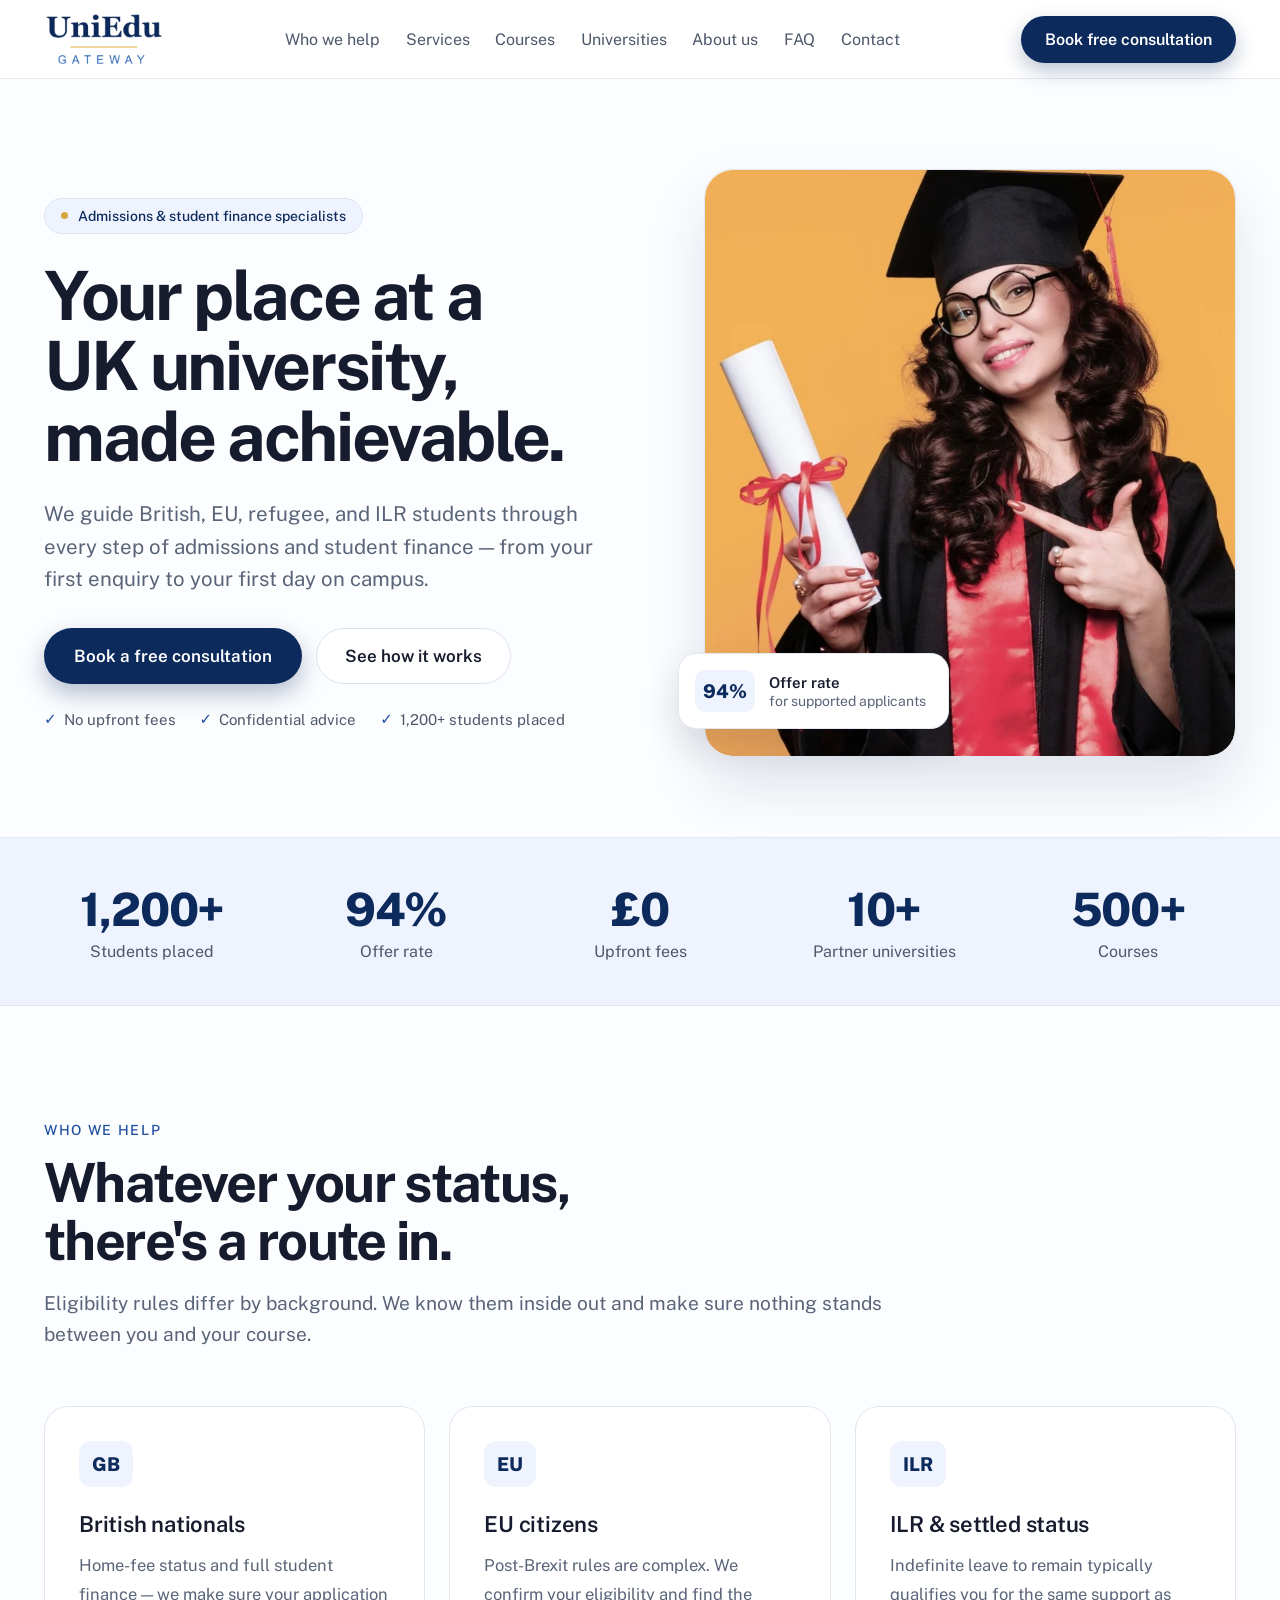
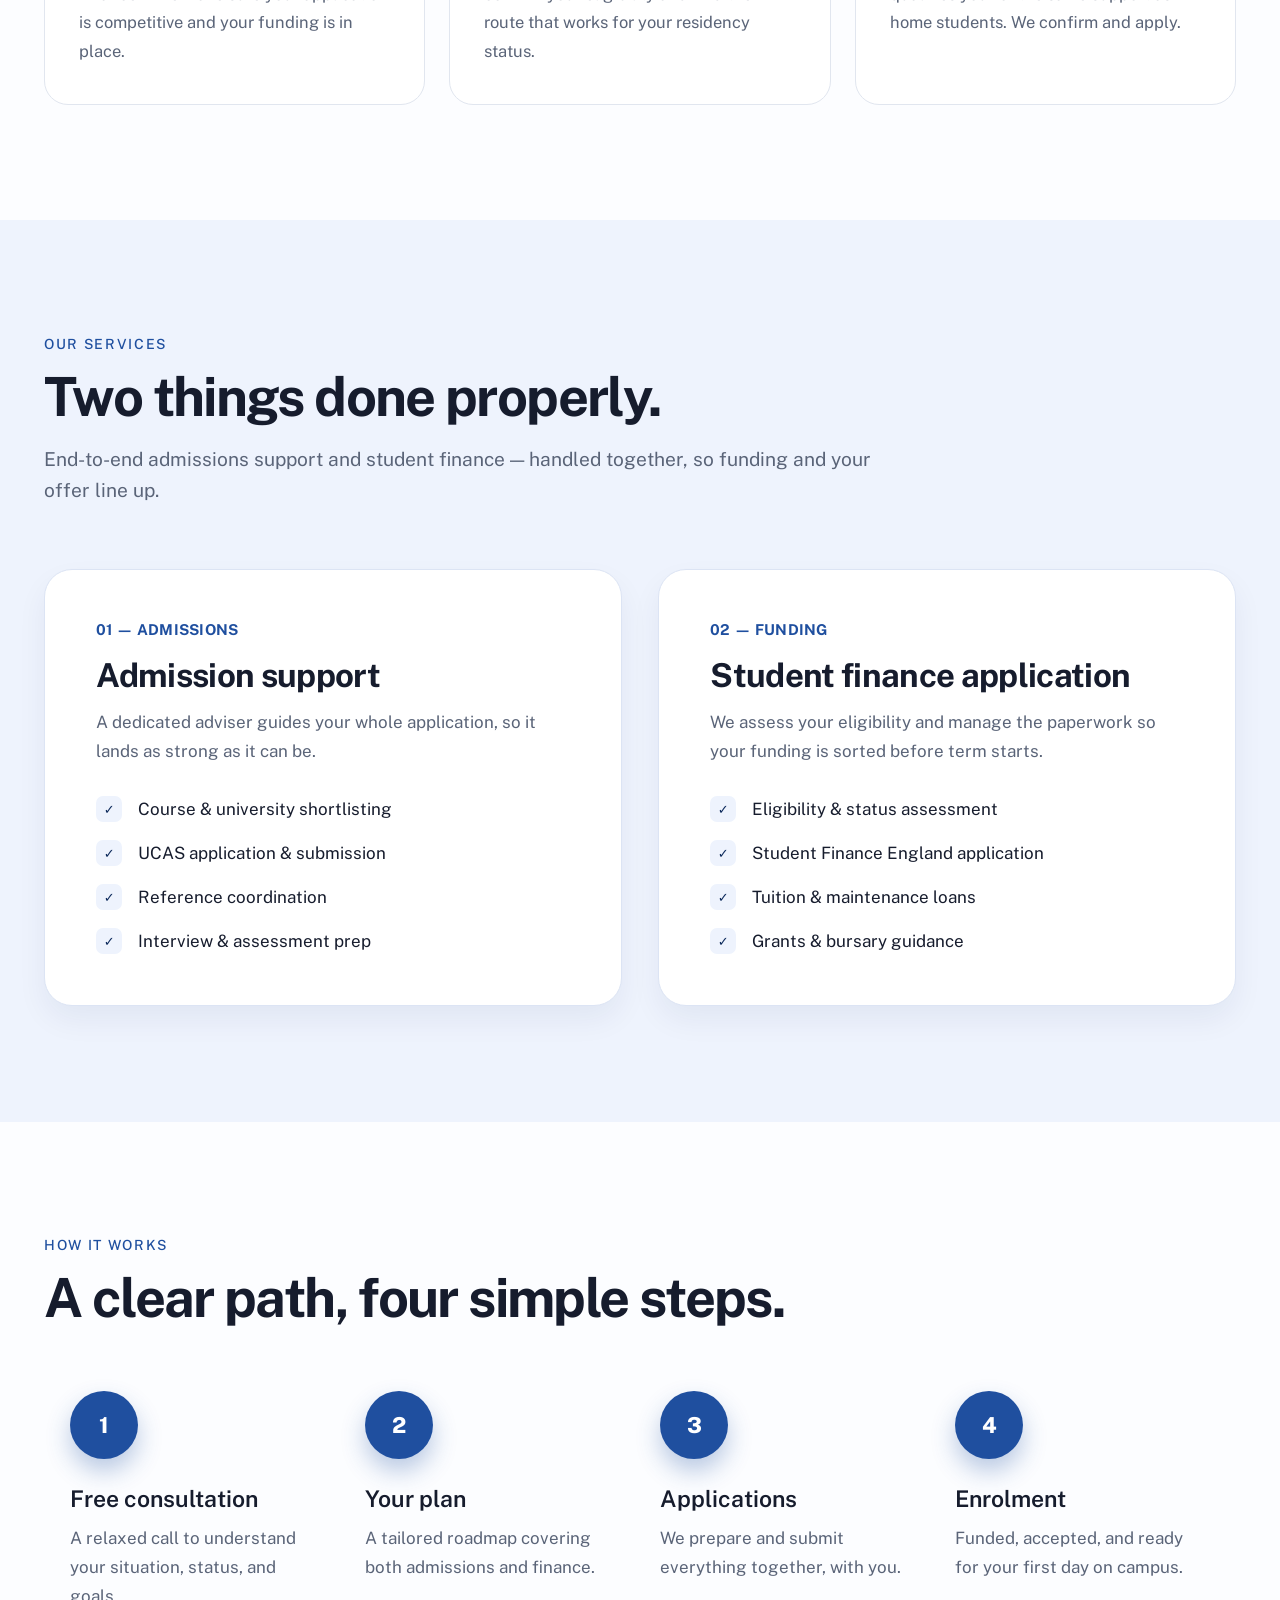
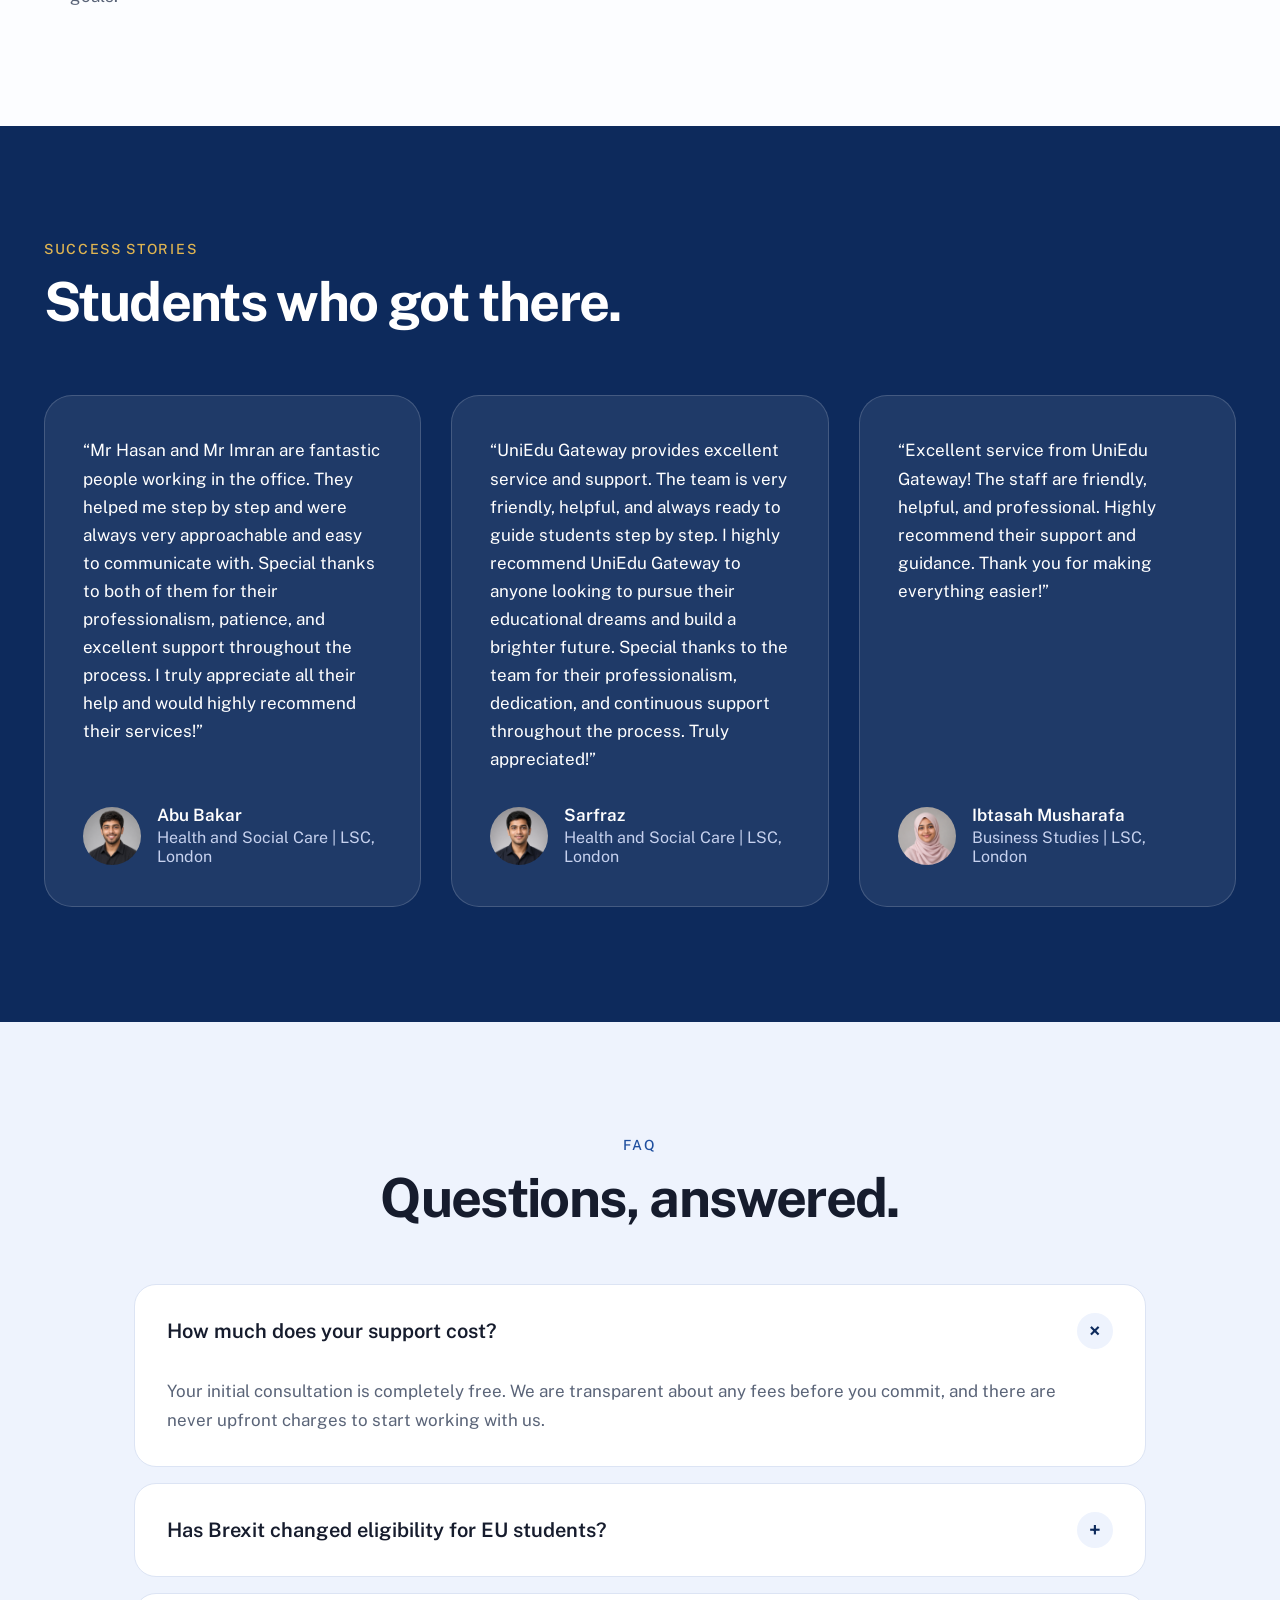
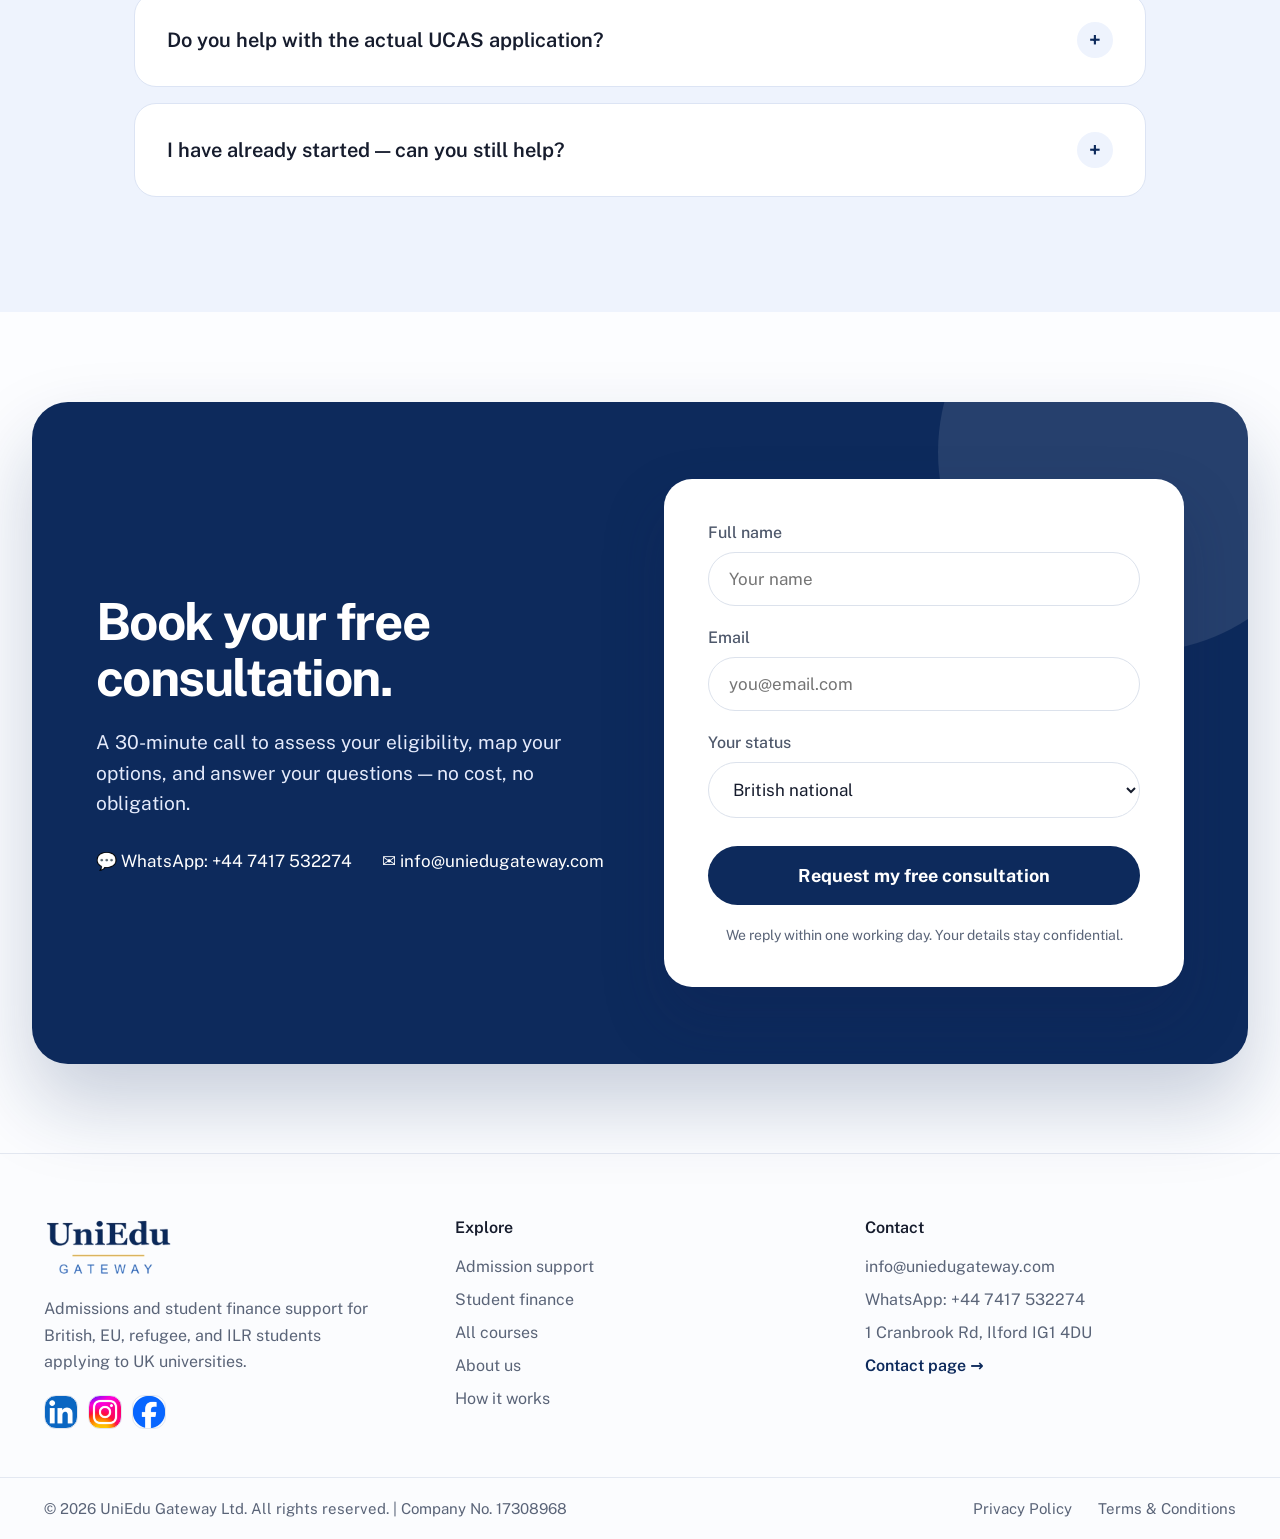
<file: index.html>
<!DOCTYPE html>
<html lang="en">
<head>
<meta charset="utf-8">
<meta name="viewport" content="width=device-width, initial-scale=1">
<title>UniEdu Gateway — UK university admissions &amp; student finance</title>
<link rel="icon" href="images/favicon.png">
<link rel="preconnect" href="https://fonts.googleapis.com">
<link href="https://fonts.googleapis.com/css2?family=Public+Sans:wght@400;500;600;700;800&amp;display=swap" rel="stylesheet">
<link rel="stylesheet" href="css/style.css">
<style>html{scroll-behavior:smooth;scroll-padding-top:90px}body{margin:0;background:#FCFDFF;font-family:'Public Sans',system-ui,sans-serif;color:#161C2D;-webkit-font-smoothing:antialiased}*{box-sizing:border-box}a{color:#1F4F9F}a:hover{color:#0D2A5C}input,select,textarea,button{font-family:inherit}</style>
</head>
<body>
<div id="top" style="font-family: &quot;Public Sans&quot;, system-ui, sans-serif;"><div style="position: sticky; top: 0px; z-index: 50; display: block;"><header style="background: rgba(255, 255, 255, 0.94); backdrop-filter: blur(12px); border-bottom: 1px solid rgb(227, 232, 241); font-family: &quot;Public Sans&quot;, system-ui, sans-serif;">
  <div style="max-width: 1280px; margin: 0px auto; padding: 12px clamp(20px, 4vw, 44px); display: flex; align-items: center; justify-content: space-between; gap: 24px;">
    <a href="#top" style="display: flex; align-items: center; flex: 0 0 auto;"><img src="images/logo.png" alt="UniEdu Gateway" style="height: 54px; width: auto; display: block;"></a>
    <div data-js="hdr-wide" style="display: contents;">
      <nav style="display: flex; align-items: center; gap: clamp(16px, 2vw, 30px); flex-wrap: wrap; justify-content: center;">
        
          <a href="index.html#who" class="hv1" style="font-size: 16px; font-weight: 400; color: rgb(78, 88, 107); text-decoration: none; white-space: nowrap;">Who we help</a>
        
          <a href="index.html#services" class="hv1" style="font-size: 16px; font-weight: 400; color: rgb(78, 88, 107); text-decoration: none; white-space: nowrap;">Services</a>
        
          <a href="courses.html" class="hv1" style="font-size: 16px; font-weight: 400; color: rgb(78, 88, 107); text-decoration: none; white-space: nowrap;">Courses</a>
        
          <a href="universities.html" class="hv1" style="font-size: 16px; font-weight: 400; color: rgb(78, 88, 107); text-decoration: none; white-space: nowrap;">Universities</a>
        
          <a href="about.html" class="hv1" style="font-size: 16px; font-weight: 400; color: rgb(78, 88, 107); text-decoration: none; white-space: nowrap;">About us</a>
        
          <a href="index.html#faq" class="hv1" style="font-size: 16px; font-weight: 400; color: rgb(78, 88, 107); text-decoration: none; white-space: nowrap;">FAQ</a>
        
          <a href="contact.html" class="hv1" style="font-size: 16px; font-weight: 400; color: rgb(78, 88, 107); text-decoration: none; white-space: nowrap;">Contact</a>
        
      </nav>
      <a href="contact.html#form" class="hv2" style="flex: 0 0 auto; background: rgb(13, 42, 92); color: rgb(255, 255, 255); text-decoration: none; font-weight: 600; font-size: 16px; padding: 14px 24px; border-radius: 999px; box-shadow: rgba(13, 42, 92, 0.28) 0px 8px 20px; white-space: nowrap;">Book free consultation</a>
    </div>
    <div data-js="hdr-narrow" style="display: contents;">
      <button data-js="hdr-toggle" aria-label="Menu" style="flex: 0 0 auto; display: flex; align-items: center; gap: 8px; background: rgb(238, 243, 253); border: 1px solid rgb(220, 228, 244); color: rgb(13, 42, 92); font: 600 15px &quot;Public Sans&quot;, sans-serif; padding: 11px 16px; border-radius: 999px; cursor: pointer;">Menu ☰</button>
    </div>
  </div>
  <div data-js="hdr-menu" hidden>
    <div style="border-top: 1px solid rgb(227, 232, 241); padding: 12px clamp(20px, 4vw, 44px) 22px; display: flex; flex-direction: column; gap: 4px;">
      
        <a href="index.html#who" data-js="hdr-close" style="font-size: 17px; font-weight: 400; color: rgb(78, 88, 107); text-decoration: none; padding: 12px 0px; border-bottom: 1px solid rgb(238, 241, 246);">Who we help</a>
      
        <a href="index.html#services" data-js="hdr-close" style="font-size: 17px; font-weight: 400; color: rgb(78, 88, 107); text-decoration: none; padding: 12px 0px; border-bottom: 1px solid rgb(238, 241, 246);">Services</a>
      
        <a href="courses.html" data-js="hdr-close" style="font-size: 17px; font-weight: 400; color: rgb(78, 88, 107); text-decoration: none; padding: 12px 0px; border-bottom: 1px solid rgb(238, 241, 246);">Courses</a>
      
        <a href="universities.html" data-js="hdr-close" style="font-size: 17px; font-weight: 400; color: rgb(78, 88, 107); text-decoration: none; padding: 12px 0px; border-bottom: 1px solid rgb(238, 241, 246);">Universities</a>
      
        <a href="about.html" data-js="hdr-close" style="font-size: 17px; font-weight: 400; color: rgb(78, 88, 107); text-decoration: none; padding: 12px 0px; border-bottom: 1px solid rgb(238, 241, 246);">About us</a>
      
        <a href="index.html#faq" data-js="hdr-close" style="font-size: 17px; font-weight: 400; color: rgb(78, 88, 107); text-decoration: none; padding: 12px 0px; border-bottom: 1px solid rgb(238, 241, 246);">FAQ</a>
      
        <a href="contact.html" data-js="hdr-close" style="font-size: 17px; font-weight: 400; color: rgb(78, 88, 107); text-decoration: none; padding: 12px 0px; border-bottom: 1px solid rgb(238, 241, 246);">Contact</a>
      
      <a href="contact.html#form" style="margin-top: 14px; text-align: center; background: rgb(13, 42, 92); color: rgb(255, 255, 255); text-decoration: none; font-weight: 600; font-size: 16px; padding: 15px 24px; border-radius: 999px;">Book free consultation</a>
    </div>
  </div></header></div><section data-screen-label="Hero" style="max-width: 1280px; margin: 0px auto; padding: clamp(48px, 7vw, 90px) clamp(20px, 4vw, 44px) clamp(56px, 7vw, 80px); display: grid; grid-template-columns: repeat(auto-fit, minmax(min(100%, 440px), 1fr)); gap: clamp(40px, 6vw, 90px); align-items: center;">
  <div style="display: flex; flex-direction: column; align-items: flex-start; gap: 26px; min-width: 0px;">
    <span style="display: inline-flex; align-items: center; gap: 10px; padding: 9px 16px; border-radius: 999px; background: rgb(238, 243, 253); border: 1px solid rgb(220, 228, 244); color: rgb(13, 42, 92); font-size: 14px; font-weight: 500;"><span style="width: 7px; height: 7px; border-radius: 50%; background: rgb(212, 166, 63);"></span>Admissions &amp; student finance specialists</span>
    <h1 style="margin: 0px; font-size: clamp(42px, 5.4vw, 68px); line-height: 1.04; letter-spacing: -0.035em; font-weight: 700; text-wrap: balance;">Your place at a UK university, made achievable.</h1>
    <p style="margin: 0px; font-size: clamp(18px, 1.6vw, 21px); line-height: 1.6; color: rgb(90, 100, 120); max-width: 560px; text-wrap: pretty;">We guide British, EU, refugee, and ILR students through every step of admissions and student finance — from your first enquiry to your first day on campus.</p>
    <div style="display: flex; flex-wrap: wrap; gap: 14px; margin-top: 6px;">
      <a href="#contact" class="hv3" style="background: rgb(13, 42, 92); color: rgb(255, 255, 255); text-decoration: none; font-weight: 600; font-size: 17px; padding: 18px 30px; border-radius: 999px; box-shadow: rgba(13, 42, 92, 0.3) 0px 10px 24px;">Book a free consultation</a>
      <a href="#process" class="hv4" style="background: rgb(255, 255, 255); color: rgb(22, 28, 45); text-decoration: none; font-weight: 600; font-size: 17px; padding: 17px 28px; border-radius: 999px; border: 1px solid rgb(220, 226, 236);">See how it works</a>
    </div>
    <div style="display: flex; flex-wrap: wrap; gap: 10px 24px; font-size: 15px; color: rgb(78, 88, 107);">
      <span style="display: flex; gap: 7px; align-items: center;"><span style="color: rgb(31, 79, 159); font-weight: 700;">✓</span>No upfront fees</span>
      <span style="display: flex; gap: 7px; align-items: center;"><span style="color: rgb(31, 79, 159); font-weight: 700;">✓</span>Confidential advice</span>
      <span style="display: flex; gap: 7px; align-items: center;"><span style="color: rgb(31, 79, 159); font-weight: 700;">✓</span>1,200+ students placed</span>
    </div>
  </div>
  <div style="position: relative; min-width: 0px; padding-left: clamp(0px, 2vw, 28px);">
    <div style="height: clamp(420px, 46vw, 660px); border-radius: 28px; overflow: hidden; box-shadow: rgba(13, 42, 92, 0.12) 0px 30px 60px; border: 1px solid rgb(227, 232, 241);">
      <img src="images/home-hero.jpg" alt="" style="width: 100%; height: 100%; object-fit: cover; object-position: 50% 56.0089%; border-radius: 28px; display: block;">
    </div>
    <div style="position: absolute; left: 0px; bottom: 28px; display: flex; align-items: center; gap: 14px; background: rgb(255, 255, 255); padding: 16px 22px 16px 16px; border-radius: 18px; border: 1px solid rgb(227, 232, 241); box-shadow: rgba(22, 28, 45, 0.12) 0px 16px 36px; pointer-events: none;">
      <span style="background: rgb(238, 243, 253); color: rgb(13, 42, 92); font-weight: 800; font-size: 19px; padding: 10px 8px; border-radius: 10px;">94%</span>
      <span style="display: flex; flex-direction: column; gap: 2px;"><strong style="font-size: 15px; font-weight: 600;">Offer rate</strong><span style="font-size: 14px; color: rgb(90, 100, 120);">for supported applicants</span></span>
    </div>
  </div></section><section data-screen-label="Stats" style="background: rgb(238, 243, 253); border-top: 1px solid rgb(225, 232, 246); border-bottom: 1px solid rgb(225, 232, 246);">
  <div style="max-width: 1280px; margin: 0px auto; padding: 44px clamp(20px, 4vw, 44px); display: grid; grid-template-columns: repeat(auto-fit, minmax(180px, 1fr)); gap: 28px; text-align: center;">
    <div><div style="font-size: clamp(36px, 4vw, 46px); font-weight: 800; color: rgb(13, 42, 92); letter-spacing: -0.03em;">1,200+</div><div style="font-size: 16px; color: rgb(78, 88, 107); margin-top: 6px;">Students placed</div></div>
    <div><div style="font-size: clamp(36px, 4vw, 46px); font-weight: 800; color: rgb(13, 42, 92); letter-spacing: -0.03em;">94%</div><div style="font-size: 16px; color: rgb(78, 88, 107); margin-top: 6px;">Offer rate</div></div>
    <div><div style="font-size: clamp(36px, 4vw, 46px); font-weight: 800; color: rgb(13, 42, 92); letter-spacing: -0.03em;">£0</div><div style="font-size: 16px; color: rgb(78, 88, 107); margin-top: 6px;">Upfront fees</div></div>
    <div><div style="font-size: clamp(36px, 4vw, 46px); font-weight: 800; color: rgb(13, 42, 92); letter-spacing: -0.03em;">10+</div><div style="font-size: 16px; color: rgb(78, 88, 107); margin-top: 6px;">Partner universities</div></div>
    <div><div style="font-size: clamp(36px, 4vw, 46px); font-weight: 800; color: rgb(13, 42, 92); letter-spacing: -0.03em;">500+</div><div style="font-size: 16px; color: rgb(78, 88, 107); margin-top: 6px;">Courses</div></div>
  </div></section><section id="who" data-screen-label="Who we help" style="max-width: 1280px; margin: 0px auto; padding: clamp(72px, 9vw, 120px) clamp(20px, 4vw, 44px);">
  <div style="font-size: 14px; letter-spacing: 0.12em; text-transform: uppercase; color: rgb(31, 79, 159); font-weight: 500;">Who we help</div>
  <h2 style="margin: 16px 0px 18px; font-size: clamp(34px, 4.4vw, 54px); line-height: 1.08; letter-spacing: -0.03em; font-weight: 700; max-width: 860px; text-wrap: balance;">Whatever your status, there's a route in.</h2>
  <p style="margin: 0px; font-size: clamp(17px, 1.5vw, 20px); line-height: 1.6; color: rgb(90, 100, 120); max-width: 860px; text-wrap: pretty;">Eligibility rules differ by background. We know them inside out and make sure nothing stands between you and your course.</p>
  <div style="display: grid; grid-template-columns: repeat(auto-fit, minmax(240px, 1fr)); gap: 24px; margin-top: 56px;">
    <div class="hv5" style="background: rgb(255, 255, 255); border: 1px solid rgb(225, 230, 239); border-radius: 24px; padding: 34px 34px 38px; display: flex; flex-direction: column; gap: 14px;">
      <span style="align-self: flex-start; background: rgb(238, 243, 253); color: rgb(13, 42, 92); font-weight: 800; font-size: 19px; padding: 12px 13px; border-radius: 12px; margin-bottom: 10px;">GB</span>
      <h3 style="margin: 0px; font-size: 22px; font-weight: 600; letter-spacing: -0.01em;">British nationals</h3>
      <p style="margin: 0px; font-size: 16.5px; line-height: 1.75; color: rgb(90, 100, 120);">Home-fee status and full student finance — we make sure your application is competitive and your funding is in place.</p>
    </div>
    <div class="hv5" style="background: rgb(255, 255, 255); border: 1px solid rgb(225, 230, 239); border-radius: 24px; padding: 34px 34px 38px; display: flex; flex-direction: column; gap: 14px;">
      <span style="align-self: flex-start; background: rgb(238, 243, 253); color: rgb(13, 42, 92); font-weight: 800; font-size: 19px; padding: 12px 13px; border-radius: 12px; margin-bottom: 10px;">EU</span>
      <h3 style="margin: 0px; font-size: 22px; font-weight: 600; letter-spacing: -0.01em;">EU citizens</h3>
      <p style="margin: 0px; font-size: 16.5px; line-height: 1.75; color: rgb(90, 100, 120);">Post-Brexit rules are complex. We confirm your eligibility and find the route that works for your residency status.</p>
    </div>
<div class="hv5" style="background: rgb(255, 255, 255); border: 1px solid rgb(225, 230, 239); border-radius: 24px; padding: 34px 34px 38px; display: flex; flex-direction: column; gap: 14px;">
      <span style="align-self: flex-start; background: rgb(238, 243, 253); color: rgb(13, 42, 92); font-weight: 800; font-size: 19px; padding: 12px 13px; border-radius: 12px; margin-bottom: 10px;">ILR</span>
      <h3 style="margin: 0px; font-size: 22px; font-weight: 600; letter-spacing: -0.01em;">ILR &amp; settled status</h3>
      <p style="margin: 0px; font-size: 16.5px; line-height: 1.75; color: rgb(90, 100, 120);">Indefinite leave to remain typically qualifies you for the same support as home students. We confirm and apply.</p>
    </div>
  </div></section><section id="services" data-screen-label="Services" style="background: rgb(238, 243, 253);">
  <div style="max-width: 1280px; margin: 0px auto; padding: clamp(72px, 9vw, 120px) clamp(20px, 4vw, 44px);">
    <div style="font-size: 14px; letter-spacing: 0.12em; text-transform: uppercase; color: rgb(31, 79, 159); font-weight: 500;">Our services</div>
    <h2 style="margin: 16px 0px 18px; font-size: clamp(34px, 4.4vw, 54px); line-height: 1.08; letter-spacing: -0.03em; font-weight: 700; text-wrap: balance;">Two things done properly.</h2>
    <p style="margin: 0px; font-size: clamp(17px, 1.5vw, 20px); line-height: 1.6; color: rgb(90, 100, 120); max-width: 860px; text-wrap: pretty;">End-to-end admissions support and student finance — handled together, so funding and your offer line up.</p>
    <div style="display: grid; grid-template-columns: repeat(auto-fit, minmax(min(100%, 420px), 1fr)); gap: 36px; margin-top: 64px;">
      <div style="background: rgb(255, 255, 255); border: 1px solid rgb(220, 228, 244); border-radius: 28px; padding: clamp(32px, 4vw, 52px); box-shadow: rgba(13, 42, 92, 0.06) 0px 14px 30px;">
        <div style="font-size: 15px; font-weight: 700; color: rgb(31, 79, 159); letter-spacing: 0.02em;">01 — ADMISSIONS</div>
        <h3 style="margin: 18px 0px 14px; font-size: clamp(26px, 2.6vw, 33px); font-weight: 700; letter-spacing: -0.02em;">Admission support</h3>
        <p style="margin: 0px 0px 30px; font-size: 17px; line-height: 1.7; color: rgb(90, 100, 120);">A dedicated adviser guides your whole application, so it lands as strong as it can be.</p>
        <div style="display: flex; flex-direction: column; gap: 18px; font-size: 17px;">
          <div style="display: flex; gap: 16px; align-items: center;"><span style="width: 26px; height: 26px; border-radius: 7px; background: rgb(238, 243, 253); color: rgb(13, 42, 92); font-size: 13px; font-weight: 800; display: flex; align-items: center; justify-content: center; flex: 0 0 auto;">✓</span>Course &amp; university shortlisting</div>
<div style="display: flex; gap: 16px; align-items: center;"><span style="width: 26px; height: 26px; border-radius: 7px; background: rgb(238, 243, 253); color: rgb(13, 42, 92); font-size: 13px; font-weight: 800; display: flex; align-items: center; justify-content: center; flex: 0 0 auto;">✓</span>UCAS application &amp; submission</div>
          <div style="display: flex; gap: 16px; align-items: center;"><span style="width: 26px; height: 26px; border-radius: 7px; background: rgb(238, 243, 253); color: rgb(13, 42, 92); font-size: 13px; font-weight: 800; display: flex; align-items: center; justify-content: center; flex: 0 0 auto;">✓</span>Reference coordination</div>
          <div style="display: flex; gap: 16px; align-items: center;"><span style="width: 26px; height: 26px; border-radius: 7px; background: rgb(238, 243, 253); color: rgb(13, 42, 92); font-size: 13px; font-weight: 800; display: flex; align-items: center; justify-content: center; flex: 0 0 auto;">✓</span>Interview &amp; assessment prep</div>
        </div>
      </div>
      <div style="background: rgb(255, 255, 255); border: 1px solid rgb(220, 228, 244); border-radius: 28px; padding: clamp(32px, 4vw, 52px); box-shadow: rgba(13, 42, 92, 0.06) 0px 14px 30px;">
        <div style="font-size: 15px; font-weight: 700; color: rgb(31, 79, 159); letter-spacing: 0.02em;">02 — FUNDING</div>
        <h3 style="margin: 18px 0px 14px; font-size: clamp(26px, 2.6vw, 33px); font-weight: 700; letter-spacing: -0.02em;">Student finance application</h3>
        <p style="margin: 0px 0px 30px; font-size: 17px; line-height: 1.7; color: rgb(90, 100, 120);">We assess your eligibility and manage the paperwork so your funding is sorted before term starts.</p>
        <div style="display: flex; flex-direction: column; gap: 18px; font-size: 17px;">
          <div style="display: flex; gap: 16px; align-items: center;"><span style="width: 26px; height: 26px; border-radius: 7px; background: rgb(238, 243, 253); color: rgb(13, 42, 92); font-size: 13px; font-weight: 800; display: flex; align-items: center; justify-content: center; flex: 0 0 auto;">✓</span>Eligibility &amp; status assessment</div>
          <div style="display: flex; gap: 16px; align-items: center;"><span style="width: 26px; height: 26px; border-radius: 7px; background: rgb(238, 243, 253); color: rgb(13, 42, 92); font-size: 13px; font-weight: 800; display: flex; align-items: center; justify-content: center; flex: 0 0 auto;">✓</span>Student Finance England application</div>
          <div style="display: flex; gap: 16px; align-items: center;"><span style="width: 26px; height: 26px; border-radius: 7px; background: rgb(238, 243, 253); color: rgb(13, 42, 92); font-size: 13px; font-weight: 800; display: flex; align-items: center; justify-content: center; flex: 0 0 auto;">✓</span>Tuition &amp; maintenance loans</div>
<div style="display: flex; gap: 16px; align-items: center;"><span style="width: 26px; height: 26px; border-radius: 7px; background: rgb(238, 243, 253); color: rgb(13, 42, 92); font-size: 13px; font-weight: 800; display: flex; align-items: center; justify-content: center; flex: 0 0 auto;">✓</span>Grants &amp; bursary guidance</div>
        </div>
      </div>
    </div>
  </div></section><section id="process" data-screen-label="How it works" style="max-width: 1280px; margin: 0px auto; padding: clamp(72px, 9vw, 120px) clamp(20px, 4vw, 44px);">
  <div style="font-size: 14px; letter-spacing: 0.12em; text-transform: uppercase; color: rgb(31, 79, 159); font-weight: 500;">How it works</div>
  <h2 style="margin: 16px 0px 0px; font-size: clamp(34px, 4.4vw, 54px); line-height: 1.08; letter-spacing: -0.03em; font-weight: 700; text-wrap: balance;">A clear path, four simple steps.</h2>
  <div style="display: grid; grid-template-columns: repeat(auto-fit, minmax(230px, 1fr)); gap: 40px; margin-top: 64px; padding: 0px clamp(0px, 2vw, 30px);">
    <div style="display: flex; flex-direction: column; gap: 12px;"><span style="width: 68px; height: 68px; border-radius: 50%; background: rgb(31, 79, 159); color: rgb(255, 255, 255); font-weight: 800; font-size: 22px; display: flex; align-items: center; justify-content: center; box-shadow: rgba(31, 79, 159, 0.3) 0px 12px 24px; margin-bottom: 14px;">1</span><h3 style="margin: 0px; font-size: 23px; font-weight: 600;">Free consultation</h3><p style="margin: 0px; font-size: 17px; line-height: 1.7; color: rgb(90, 100, 120);">A relaxed call to understand your situation, status, and goals.</p></div>
    <div style="display: flex; flex-direction: column; gap: 12px;"><span style="width: 68px; height: 68px; border-radius: 50%; background: rgb(31, 79, 159); color: rgb(255, 255, 255); font-weight: 800; font-size: 22px; display: flex; align-items: center; justify-content: center; box-shadow: rgba(31, 79, 159, 0.3) 0px 12px 24px; margin-bottom: 14px;">2</span><h3 style="margin: 0px; font-size: 23px; font-weight: 600;">Your plan</h3><p style="margin: 0px; font-size: 17px; line-height: 1.7; color: rgb(90, 100, 120);">A tailored roadmap covering both admissions and finance.</p></div>
    <div style="display: flex; flex-direction: column; gap: 12px;"><span style="width: 68px; height: 68px; border-radius: 50%; background: rgb(31, 79, 159); color: rgb(255, 255, 255); font-weight: 800; font-size: 22px; display: flex; align-items: center; justify-content: center; box-shadow: rgba(31, 79, 159, 0.3) 0px 12px 24px; margin-bottom: 14px;">3</span><h3 style="margin: 0px; font-size: 23px; font-weight: 600;">Applications</h3><p style="margin: 0px; font-size: 17px; line-height: 1.7; color: rgb(90, 100, 120);">We prepare and submit everything together, with you.</p></div>
    <div style="display: flex; flex-direction: column; gap: 12px;"><span style="width: 68px; height: 68px; border-radius: 50%; background: rgb(31, 79, 159); color: rgb(255, 255, 255); font-weight: 800; font-size: 22px; display: flex; align-items: center; justify-content: center; box-shadow: rgba(31, 79, 159, 0.3) 0px 12px 24px; margin-bottom: 14px;">4</span><h3 style="margin: 0px; font-size: 23px; font-weight: 600;">Enrolment</h3><p style="margin: 0px; font-size: 17px; line-height: 1.7; color: rgb(90, 100, 120);">Funded, accepted, and ready for your first day on campus.</p></div>
  </div></section><section data-screen-label="Success stories" style="background: rgb(13, 42, 92); color: rgb(255, 255, 255);">
  <div style="max-width: 1280px; margin: 0px auto; padding: clamp(72px, 9vw, 120px) clamp(20px, 4vw, 44px);">
    <div style="font-size: 14px; letter-spacing: 0.12em; text-transform: uppercase; color: rgb(224, 181, 81); font-weight: 500;">Success stories</div>
    <h2 style="margin: 16px 0px 0px; font-size: clamp(34px, 4.4vw, 54px); line-height: 1.08; letter-spacing: -0.03em; font-weight: 700;">Students who got there.</h2>
    <div style="display: grid; grid-template-columns: repeat(auto-fit, minmax(280px, 1fr)); gap: 30px; margin-top: 64px;">
      <figure style="margin: 0px; background: rgba(255, 255, 255, 0.08); border: 1px solid rgba(255, 255, 255, 0.16); border-radius: 28px; padding: 40px 38px; display: flex; flex-direction: column; justify-content: space-between; gap: 32px;">
        <blockquote style="margin: 0px; font-size: 17px; line-height: 1.65;">“Mr Hasan and Mr Imran are fantastic people working in the office. They helped me step by step and were always very approachable and easy to communicate with. Special thanks to both of them for their professionalism, patience, and excellent support throughout the process. I truly appreciate all their help and would highly recommend their services!”</blockquote>
        <figcaption style="display: flex; gap: 16px; align-items: center;"><img src="images/review-abu-bakar.jpg" alt="Abu Bakar" style="width: 58px; height: 58px; border-radius: 50%; object-fit: cover; flex: 0 0 auto; display: block;"><span style="display: flex; flex-direction: column; gap: 3px;"><strong style="font-weight: 600; font-size: 17px;">Abu Bakar</strong><span style="color: rgb(198, 209, 238); font-size: 16px;">Health and Social Care | LSC, London</span></span></figcaption>
      </figure>
      <figure style="margin: 0px; background: rgba(255, 255, 255, 0.08); border: 1px solid rgba(255, 255, 255, 0.16); border-radius: 28px; padding: 40px 38px; display: flex; flex-direction: column; justify-content: space-between; gap: 32px;">
        <blockquote style="margin: 0px; font-size: 17px; line-height: 1.65;">“UniEdu Gateway provides excellent service and support. The team is very friendly, helpful, and always ready to guide students step by step. I highly recommend UniEdu Gateway to anyone looking to pursue their educational dreams and build a brighter future. Special thanks to the team for their professionalism, dedication, and continuous support throughout the process. Truly appreciated!”</blockquote>
        <figcaption style="display: flex; gap: 16px; align-items: center;"><img src="images/review-sarfraz.jpg" alt="Sarfraz" style="width: 58px; height: 58px; border-radius: 50%; object-fit: cover; flex: 0 0 auto; display: block;"><span style="display: flex; flex-direction: column; gap: 3px;"><strong style="font-weight: 600; font-size: 17px;">Sarfraz</strong><span style="color: rgb(198, 209, 238); font-size: 16px;">Health and Social Care | LSC, London</span></span></figcaption>
      </figure>
      <figure style="margin: 0px; background: rgba(255, 255, 255, 0.08); border: 1px solid rgba(255, 255, 255, 0.16); border-radius: 28px; padding: 40px 38px; display: flex; flex-direction: column; justify-content: space-between; gap: 32px;">
        <blockquote style="margin: 0px; font-size: 17px; line-height: 1.65;">“Excellent service from UniEdu Gateway! The staff are friendly, helpful, and professional. Highly recommend their support and guidance. Thank you for making everything easier!”</blockquote>
        <figcaption style="display: flex; gap: 16px; align-items: center;"><img src="images/review-ibtasah.jpg" alt="Ibtasah Musharafa" style="width: 58px; height: 58px; border-radius: 50%; object-fit: cover; flex: 0 0 auto; display: block;"><span style="display: flex; flex-direction: column; gap: 3px;"><strong style="font-weight: 600; font-size: 17px;">Ibtasah Musharafa</strong><span style="color: rgb(198, 209, 238); font-size: 16px;">Business Studies | LSC, London</span></span></figcaption>
      </figure>
    </div>
  </div></section><section id="faq" data-screen-label="FAQ" style="background: rgb(238, 243, 253);">
  <div style="max-width: 1100px; margin: 0px auto; padding: clamp(72px, 9vw, 120px) clamp(20px, 4vw, 44px);">
    <div style="text-align: center; font-size: 14px; letter-spacing: 0.12em; text-transform: uppercase; color: rgb(31, 79, 159); font-weight: 500;">FAQ</div>
    <h2 style="margin: 16px 0px 56px; text-align: center; font-size: clamp(34px, 4.4vw, 54px); line-height: 1.08; letter-spacing: -0.03em; font-weight: 700;">Questions, answered.</h2>
    <div style="display: flex; flex-direction: column; gap: 16px;">
      
        <div style="background: rgb(255, 255, 255); border: 1px solid rgb(220, 228, 244); border-radius: 22px; overflow: hidden;">
          <button data-js="faq-btn" style="width: 100%; display: flex; justify-content: space-between; align-items: center; gap: 20px; background: none; border: 0px; padding: 28px 32px; cursor: pointer; text-align: left; font-size: clamp(17px, 1.6vw, 20px); font-weight: 600; color: rgb(22, 28, 45);">How much does your support cost?<span data-js="faq-icon" style="flex: 0 0 auto; width: 36px; height: 36px; border-radius: 50%; background: rgb(238, 243, 253); color: rgb(13, 42, 92); display: flex; align-items: center; justify-content: center; font-size: 20px; font-weight: 700;">+</span></button>
          <div data-js="faq-a" hidden>
            <p style="margin: 0px; padding: 0px 32px 30px; font-size: 17px; line-height: 1.75; color: rgb(90, 100, 120); max-width: 960px;">Your initial consultation is completely free. We are transparent about any fees before you commit, and there are never upfront charges to start working with us.</p>
          </div>
        </div>
      
        <div style="background: rgb(255, 255, 255); border: 1px solid rgb(220, 228, 244); border-radius: 22px; overflow: hidden;">
          <button data-js="faq-btn" style="width: 100%; display: flex; justify-content: space-between; align-items: center; gap: 20px; background: none; border: 0px; padding: 28px 32px; cursor: pointer; text-align: left; font-size: clamp(17px, 1.6vw, 20px); font-weight: 600; color: rgb(22, 28, 45);">Has Brexit changed eligibility for EU students?<span data-js="faq-icon" style="flex: 0 0 auto; width: 36px; height: 36px; border-radius: 50%; background: rgb(238, 243, 253); color: rgb(13, 42, 92); display: flex; align-items: center; justify-content: center; font-size: 20px; font-weight: 700;">+</span></button>
          <div data-js="faq-a" hidden>
            <p style="margin: 0px; padding: 0px 32px 30px; font-size: 17px; line-height: 1.75; color: rgb(90, 100, 120); max-width: 960px;">Yes. EU citizens with settled or pre-settled status may still qualify for home fees and student finance, but the rules depend on your status and how long you have lived in the UK. We confirm your position in your first call.</p>
          </div>
        </div>
      
        <div style="background: rgb(255, 255, 255); border: 1px solid rgb(220, 228, 244); border-radius: 22px; overflow: hidden;">
          <button data-js="faq-btn" style="width: 100%; display: flex; justify-content: space-between; align-items: center; gap: 20px; background: none; border: 0px; padding: 28px 32px; cursor: pointer; text-align: left; font-size: clamp(17px, 1.6vw, 20px); font-weight: 600; color: rgb(22, 28, 45);">Do you help with the actual UCAS application?<span data-js="faq-icon" style="flex: 0 0 auto; width: 36px; height: 36px; border-radius: 50%; background: rgb(238, 243, 253); color: rgb(13, 42, 92); display: flex; align-items: center; justify-content: center; font-size: 20px; font-weight: 700;">+</span></button>
          <div data-js="faq-a" hidden>
            <p style="margin: 0px; padding: 0px 32px 30px; font-size: 17px; line-height: 1.75; color: rgb(90, 100, 120); max-width: 960px;">Yes. We help you shortlist courses, coach your personal statement, coordinate your reference and review the full application with you before it is submitted.</p>
          </div>
        </div>
      
        <div style="background: rgb(255, 255, 255); border: 1px solid rgb(220, 228, 244); border-radius: 22px; overflow: hidden;">
          <button data-js="faq-btn" style="width: 100%; display: flex; justify-content: space-between; align-items: center; gap: 20px; background: none; border: 0px; padding: 28px 32px; cursor: pointer; text-align: left; font-size: clamp(17px, 1.6vw, 20px); font-weight: 600; color: rgb(22, 28, 45);">I have already started — can you still help?<span data-js="faq-icon" style="flex: 0 0 auto; width: 36px; height: 36px; border-radius: 50%; background: rgb(238, 243, 253); color: rgb(13, 42, 92); display: flex; align-items: center; justify-content: center; font-size: 20px; font-weight: 700;">+</span></button>
          <div data-js="faq-a" hidden>
            <p style="margin: 0px; padding: 0px 32px 30px; font-size: 17px; line-height: 1.75; color: rgb(90, 100, 120); max-width: 960px;">Absolutely. Whether you have already applied, received an offer or are stuck on a student finance form, we can pick up from wherever you are.</p>
          </div>
        </div>
      
    </div>
  </div></section><section id="contact" data-screen-label="Book consultation" style="max-width: 1280px; margin: 0px auto; padding: clamp(56px, 7vw, 90px) clamp(16px, 3vw, 32px);">
  <div style="position: relative; overflow: hidden; background: rgb(13, 42, 92); border-radius: 36px; padding: clamp(36px, 6vw, 88px) clamp(24px, 5vw, 78px); display: grid; grid-template-columns: repeat(auto-fit, minmax(min(100%, 380px), 1fr)); gap: 48px; align-items: center; box-shadow: rgba(13, 42, 92, 0.22) 0px 40px 80px;">
    <div style="position: absolute; right: -90px; top: -150px; width: 400px; height: 400px; border-radius: 50%; background: rgba(255, 255, 255, 0.1); pointer-events: none;"></div>
    <div style="position: relative; color: rgb(255, 255, 255); display: flex; flex-direction: column; gap: 22px;">
      <h2 style="margin: 0px; font-size: clamp(34px, 4vw, 52px); line-height: 1.08; letter-spacing: -0.03em; font-weight: 700; max-width: 480px;">Book your free consultation.</h2>
      <p style="margin: 0px; font-size: clamp(17px, 1.5vw, 20px); line-height: 1.6; color: rgb(228, 234, 251); max-width: 560px;">A 30-minute call to assess your eligibility, map your options, and answer your questions — no cost, no obligation.</p>
      <div style="display: flex; flex-wrap: wrap; gap: 14px 30px; margin-top: 10px; font-size: 17px;">
        <a href="https://wa.me/447417532274" target="_blank" rel="noopener" class="hv7" style="color: rgb(255, 255, 255); text-decoration: none;">💬 WhatsApp: +44 7417 532274</a>
        <a href="mailto:info@uniedugateway.com" class="hv7" style="color: rgb(255, 255, 255); text-decoration: none;">✉ info@uniedugateway.com</a>
      </div>
    </div>
    <div style="position: relative; background: rgb(255, 255, 255); border-radius: 28px; padding: clamp(28px, 3.5vw, 44px); box-shadow: rgba(15, 30, 80, 0.25) 0px 30px 60px;">
      <div data-js="thanks" hidden>
        <div style="display: flex; flex-direction: column; align-items: center; text-align: center; gap: 14px; padding: 40px 0px;">
          <span style="width: 64px; height: 64px; border-radius: 50%; background: rgb(238, 243, 253); color: rgb(31, 79, 159); font-size: 28px; font-weight: 800; display: flex; align-items: center; justify-content: center;">✓</span>
          <h3 style="margin: 0px; font-size: 24px; font-weight: 700;">Request received.</h3>
          <p style="margin: 0px; font-size: 16px; line-height: 1.6; color: rgb(90, 100, 120); max-width: 320px;">We reply within one working day. Your details stay confidential.</p>
          <button data-js="reset" style="margin-top: 8px; background: none; border: 1px solid rgb(220, 226, 236); border-radius: 999px; padding: 12px 22px; font-size: 15px; font-weight: 600; color: rgb(22, 28, 45); cursor: pointer;">Send another request</button>
        </div>
      </div>
      <div data-js="formwrap">
        <form data-js="form" style="display: flex; flex-direction: column; gap: 22px;">
          <label style="display: flex; flex-direction: column; gap: 10px; font-size: 16px; font-weight: 500; color: rgb(78, 88, 107);">Full name<input required="" name="name" placeholder="Your name" class="hv8" style="font-size: 17px; padding: 16px 20px; border-radius: 999px; border: 1px solid rgb(220, 226, 236); outline: none; color: rgb(22, 28, 45);"></label>
          <label style="display: flex; flex-direction: column; gap: 10px; font-size: 16px; font-weight: 500; color: rgb(78, 88, 107);">Email<input required="" type="email" name="email" placeholder="you@email.com" class="hv8" style="font-size: 17px; padding: 16px 20px; border-radius: 999px; border: 1px solid rgb(220, 226, 236); outline: none; color: rgb(22, 28, 45);"></label>
          <label style="display: flex; flex-direction: column; gap: 10px; font-size: 16px; font-weight: 500; color: rgb(78, 88, 107);">Your status<select name="status" style="font-size: 17px; padding: 16px 20px; border-radius: 999px; border: 1px solid rgb(220, 226, 236); outline: none; color: rgb(22, 28, 45); background: rgb(255, 255, 255);"><option>British national</option><option>EU citizen</option><option>Refugee / asylum status</option><option>ILR / settled status</option></select></label>
          <button type="submit" class="hv2" style="margin-top: 6px; background: rgb(13, 42, 92); color: rgb(255, 255, 255); border: 0px; border-radius: 999px; padding: 19px; font-size: 18px; font-weight: 700; cursor: pointer;">Request my free consultation</button>
          <p style="margin: 0px; text-align: center; font-size: 14px; color: rgb(90, 100, 120);">We reply within one working day. Your details stay confidential.</p>
        </form>
      </div>
    </div>
  </div></section><footer style="background: rgb(251, 252, 254); border-top: 1px solid rgb(227, 232, 241); font-family: &quot;Public Sans&quot;, system-ui, sans-serif; color: rgb(90, 100, 120);">
  <div style="max-width: 1280px; margin: 0px auto; padding: 64px clamp(20px, 4vw, 44px) 48px; display: grid; grid-template-columns: repeat(auto-fit, minmax(200px, 1fr)); gap: 40px;">
    <div style="display: flex; flex-direction: column; gap: 20px; min-width: 0px;">
      <a href="#top"><img src="images/logo.png" alt="UniEdu Gateway" style="height: 58px; width: auto; display: block;"></a>
      <p style="margin: 0px; font-size: 16px; line-height: 1.65; max-width: 340px; text-wrap: pretty;">Admissions and student finance support for British, EU, refugee, and ILR students applying to UK universities.</p>
      <div style="display: flex; gap: 10px;">
        <a href="https://www.linkedin.com/in/uniedu-gateway-277413426" target="_blank" rel="noopener" aria-label="LinkedIn" class="hv9" style="width: 34px; height: 34px; border-radius: 12px; background: url(&quot;images/linkedin-icon.png&quot;) center center / 156% auto no-repeat rgb(255, 255, 255); border: 1px solid rgb(225, 230, 239); display: block; transition: transform 0.15s;"></a>
        <a href="https://www.instagram.com/uniedu2026?igsh=MTh2OG03cDk1cWd2NQ%3D%3D&amp;utm_source=qr" target="_blank" rel="noopener" aria-label="Instagram" class="hv9" style="width: 34px; height: 34px; border-radius: 12px; background: url(&quot;images/instagram-icon.png&quot;) center center / 156% auto no-repeat rgb(255, 255, 255); border: 1px solid rgb(225, 230, 239); display: block; transition: transform 0.15s;"></a>
        <a href="https://www.facebook.com/share/1HB5TWqaSG/?mibextid=wwXIfr" target="_blank" rel="noopener" aria-label="Facebook" class="hv9" style="width: 34px; height: 34px; border-radius: 12px; background: url(&quot;images/facebook-icon.png&quot;) center center / 156% auto no-repeat rgb(255, 255, 255); border: 1px solid rgb(225, 230, 239); display: block; transition: transform 0.15s;"></a>
      </div>
    </div>
    <div style="display: flex; flex-direction: column; gap: 14px;">
      <div style="font-weight: 600; color: rgb(22, 28, 45); font-size: 16px; margin-bottom: 6px;">Explore</div>
      <a href="#services" class="hv1" style="color: rgb(90, 100, 120); text-decoration: none; font-size: 16px;">Admission support</a>
      <a href="#services" class="hv1" style="color: rgb(90, 100, 120); text-decoration: none; font-size: 16px;">Student finance</a>
      <a href="courses.html" class="hv1" style="color: rgb(90, 100, 120); text-decoration: none; font-size: 16px;">All courses</a>
      <a href="about.html" class="hv1" style="color: rgb(90, 100, 120); text-decoration: none; font-size: 16px;">About us</a>
      <a href="#process" class="hv1" style="color: rgb(90, 100, 120); text-decoration: none; font-size: 16px;">How it works</a>
    </div>
    <div style="display: flex; flex-direction: column; gap: 14px;">
      <div style="font-weight: 600; color: rgb(22, 28, 45); font-size: 16px; margin-bottom: 6px;">Contact</div>
      <a href="mailto:info@uniedugateway.com" class="hv1" style="color: rgb(90, 100, 120); text-decoration: none; font-size: 16px;">info@uniedugateway.com</a>
      <a href="https://wa.me/447417532274" target="_blank" rel="noopener" class="hv1" style="color: rgb(90, 100, 120); text-decoration: none; font-size: 16px;">WhatsApp: +44 7417 532274</a>
      <a href="https://maps.app.goo.gl/sVXbN4Wr3iY4SCjx5" target="_blank" rel="noopener" class="hv1" style="color: rgb(90, 100, 120); text-decoration: none; font-size: 16px;">1 Cranbrook Rd, Ilford IG1 4DU</a>
      <a href="contact.html" class="hv1" style="color: rgb(13, 42, 92); font-weight: 600; text-decoration: none; font-size: 16px;">Contact page →</a>
    </div>
  </div>
  <div style="border-top: 1px solid rgb(227, 232, 241);">
    <div style="max-width: 1280px; margin: 0px auto; padding: 22px clamp(20px, 4vw, 44px); display: flex; flex-wrap: wrap; gap: 16px; justify-content: space-between; align-items: center; font-size: 15px;">
      <span>© 2026 UniEdu Gateway Ltd. All rights reserved. | Company No. 17308968</span>
      <div style="display: flex; gap: 26px;">
        <a href="privacy-policy.html" class="hv1" style="color: rgb(90, 100, 120); text-decoration: none;">Privacy Policy</a>
        <a href="terms-and-conditions.html" class="hv1" style="color: rgb(90, 100, 120); text-decoration: none;">Terms &amp; Conditions</a>
      </div>
    </div>
  </div></footer></div>
<script src="js/main.js"></script>
</body>
</html>
</file>
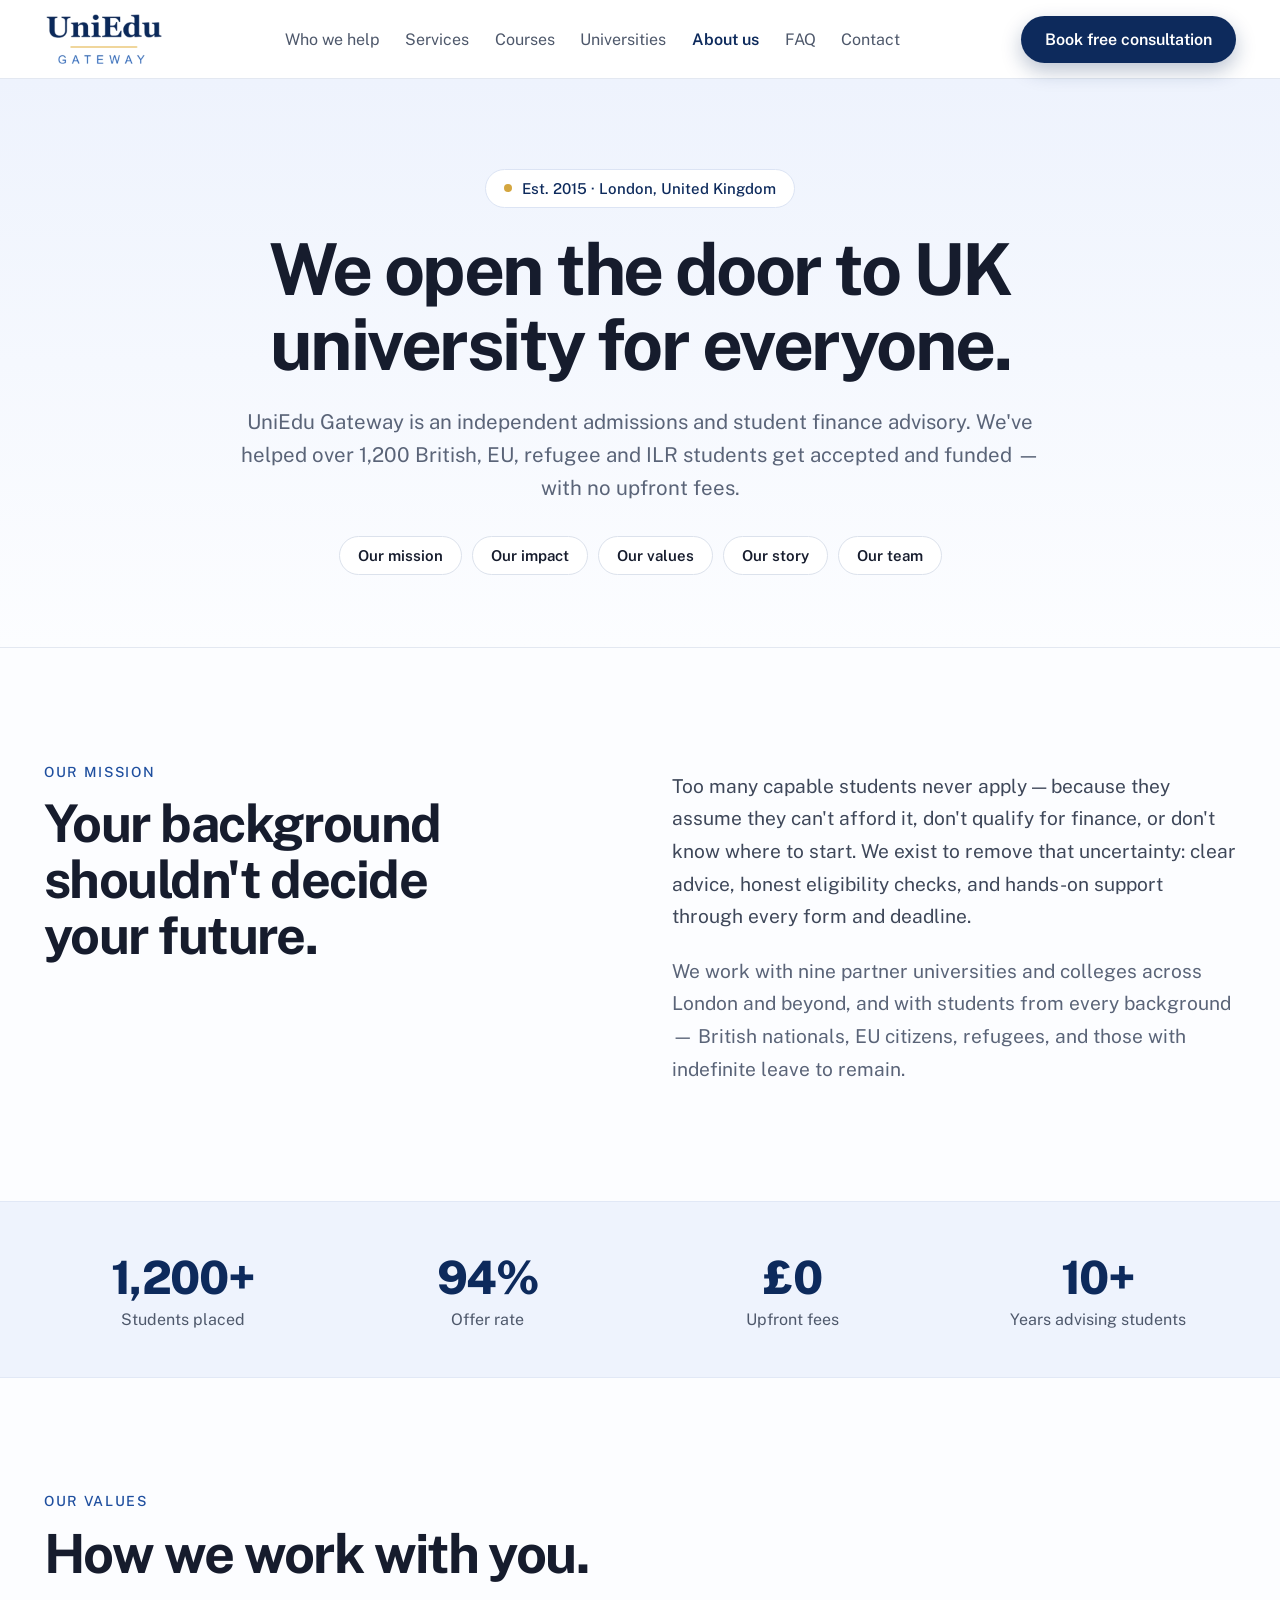
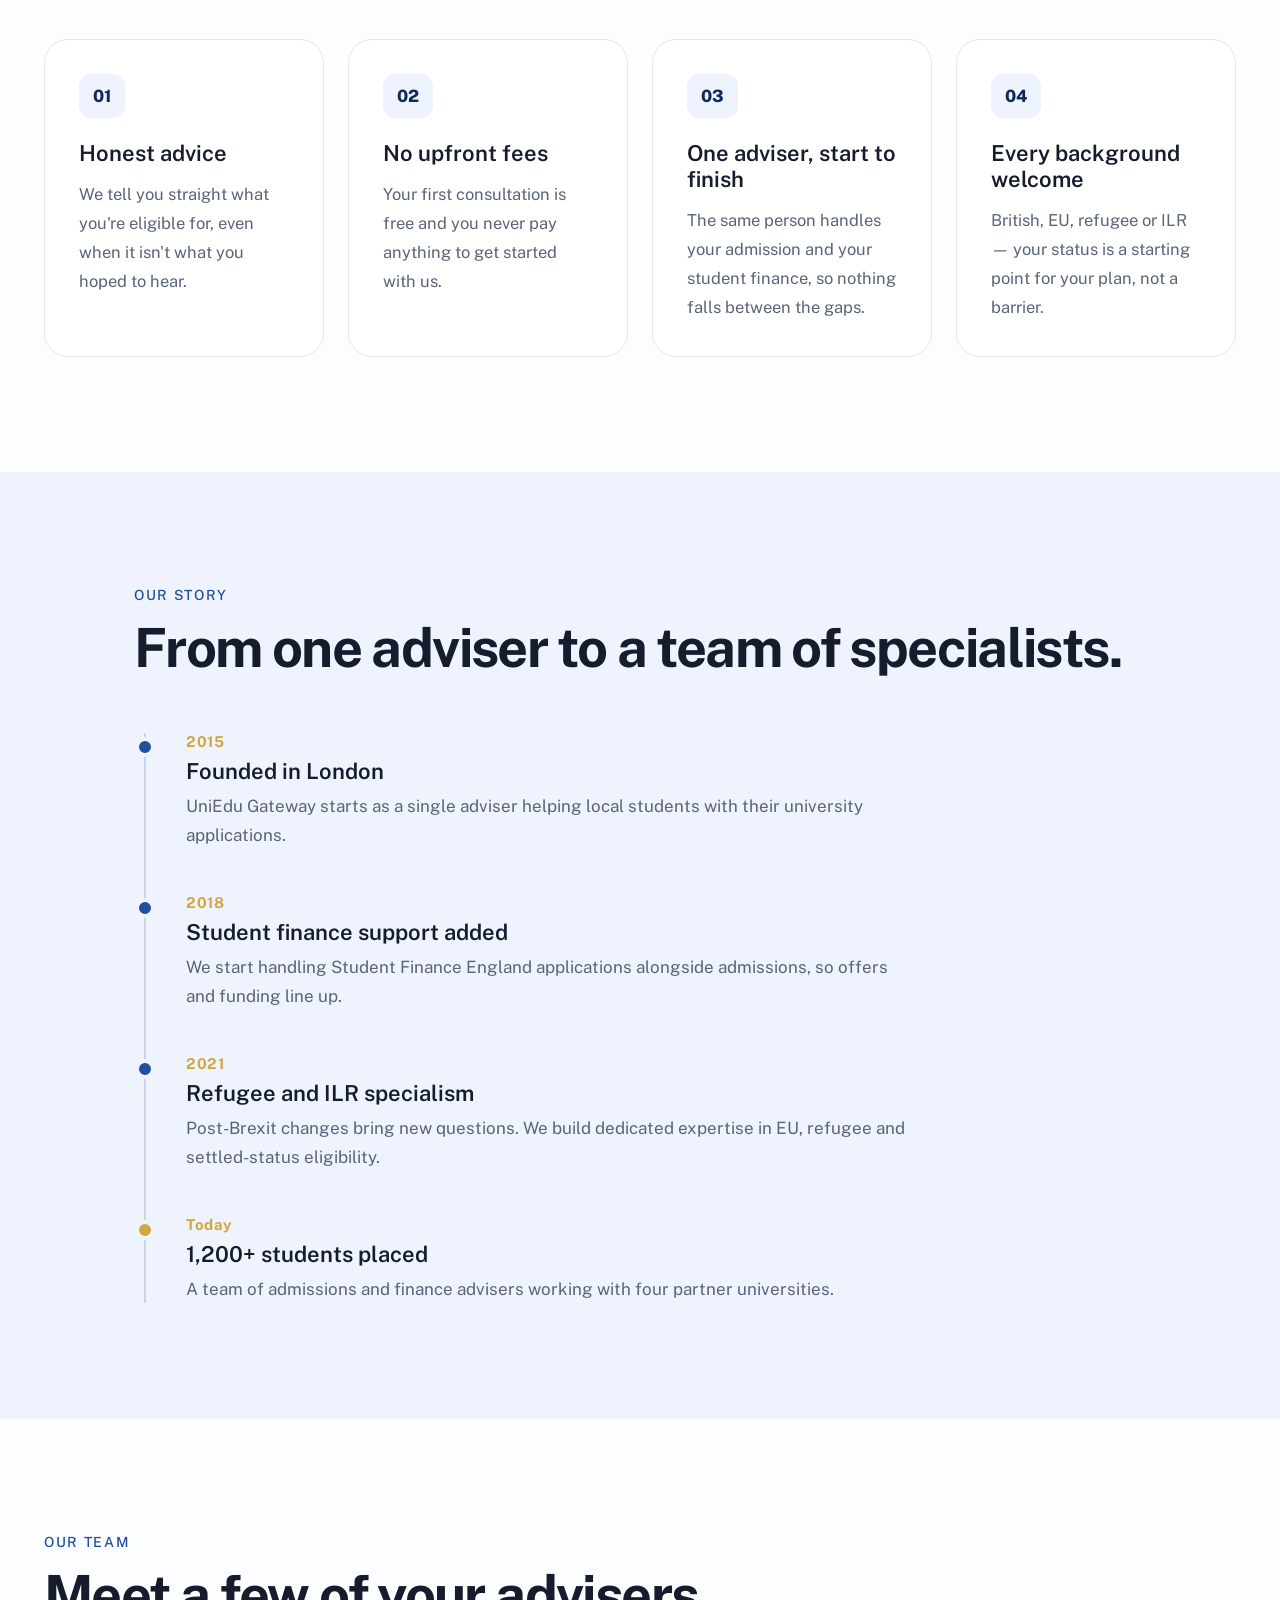
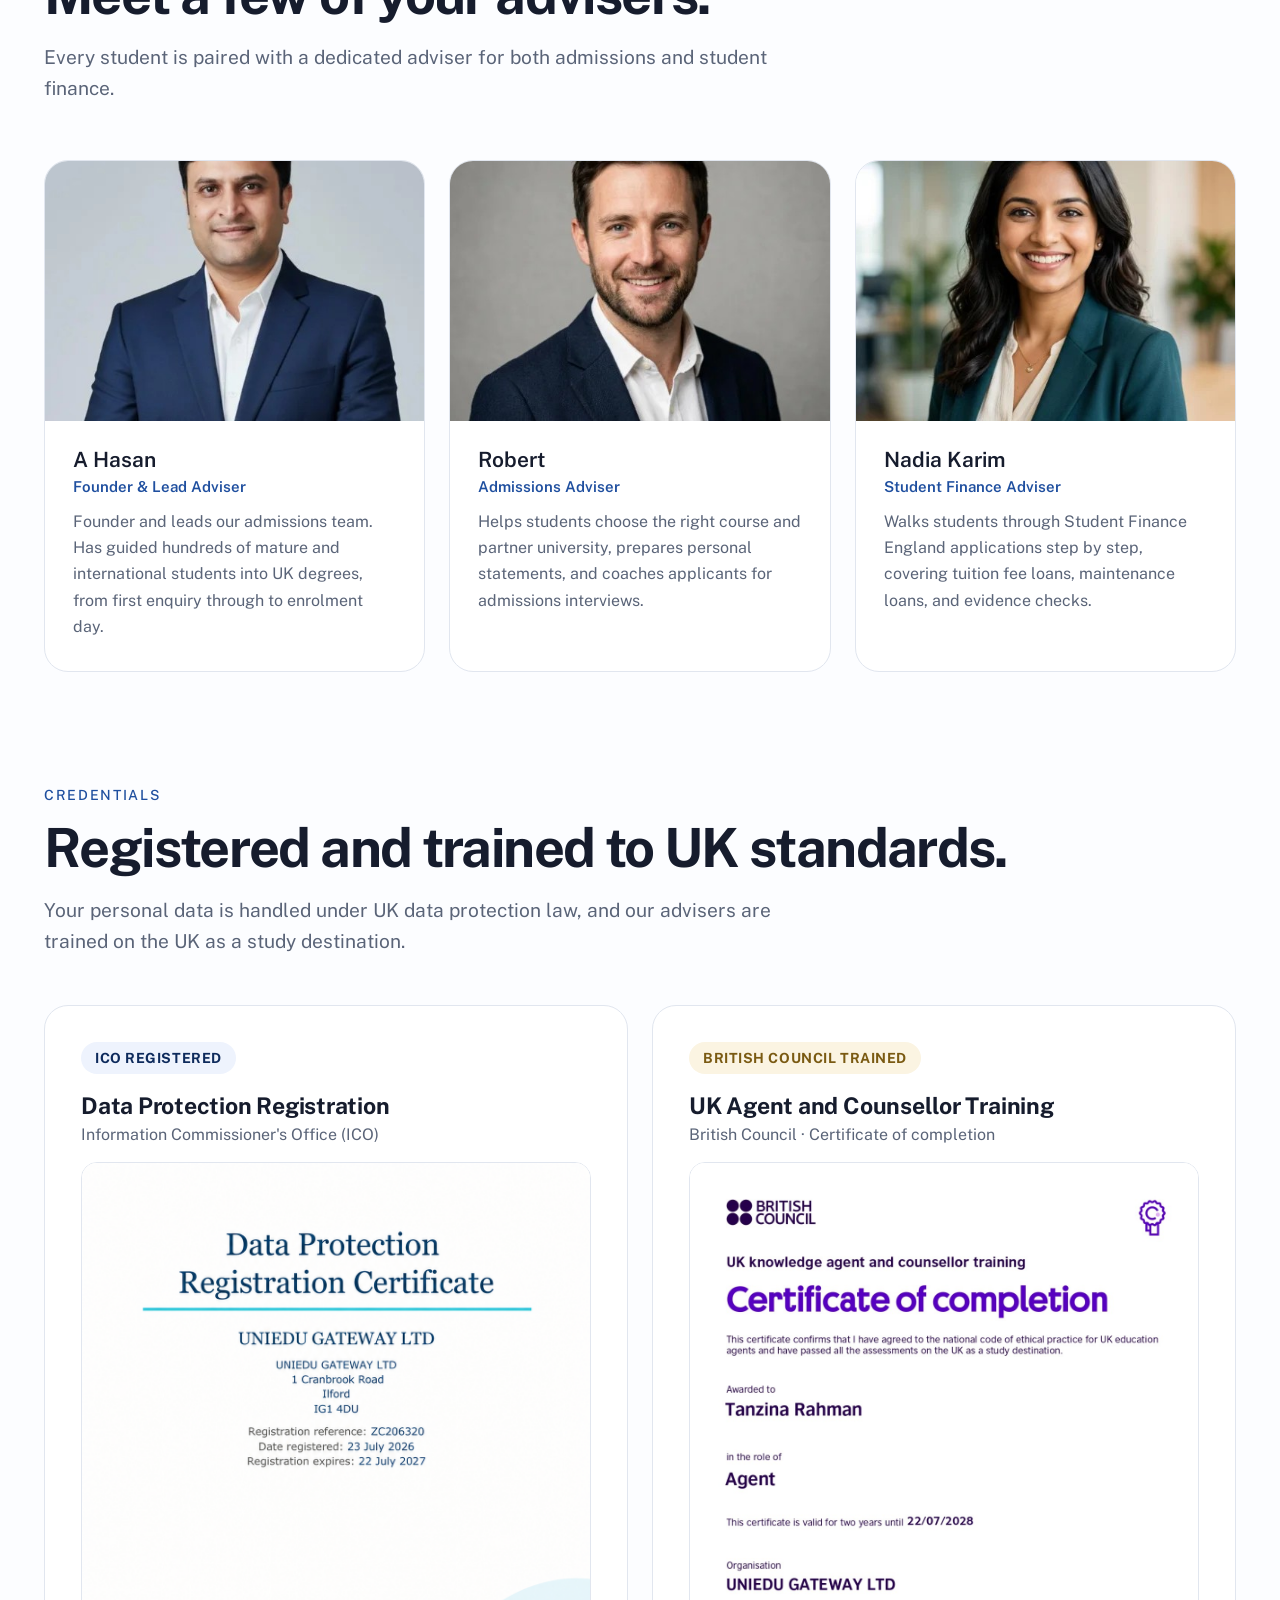
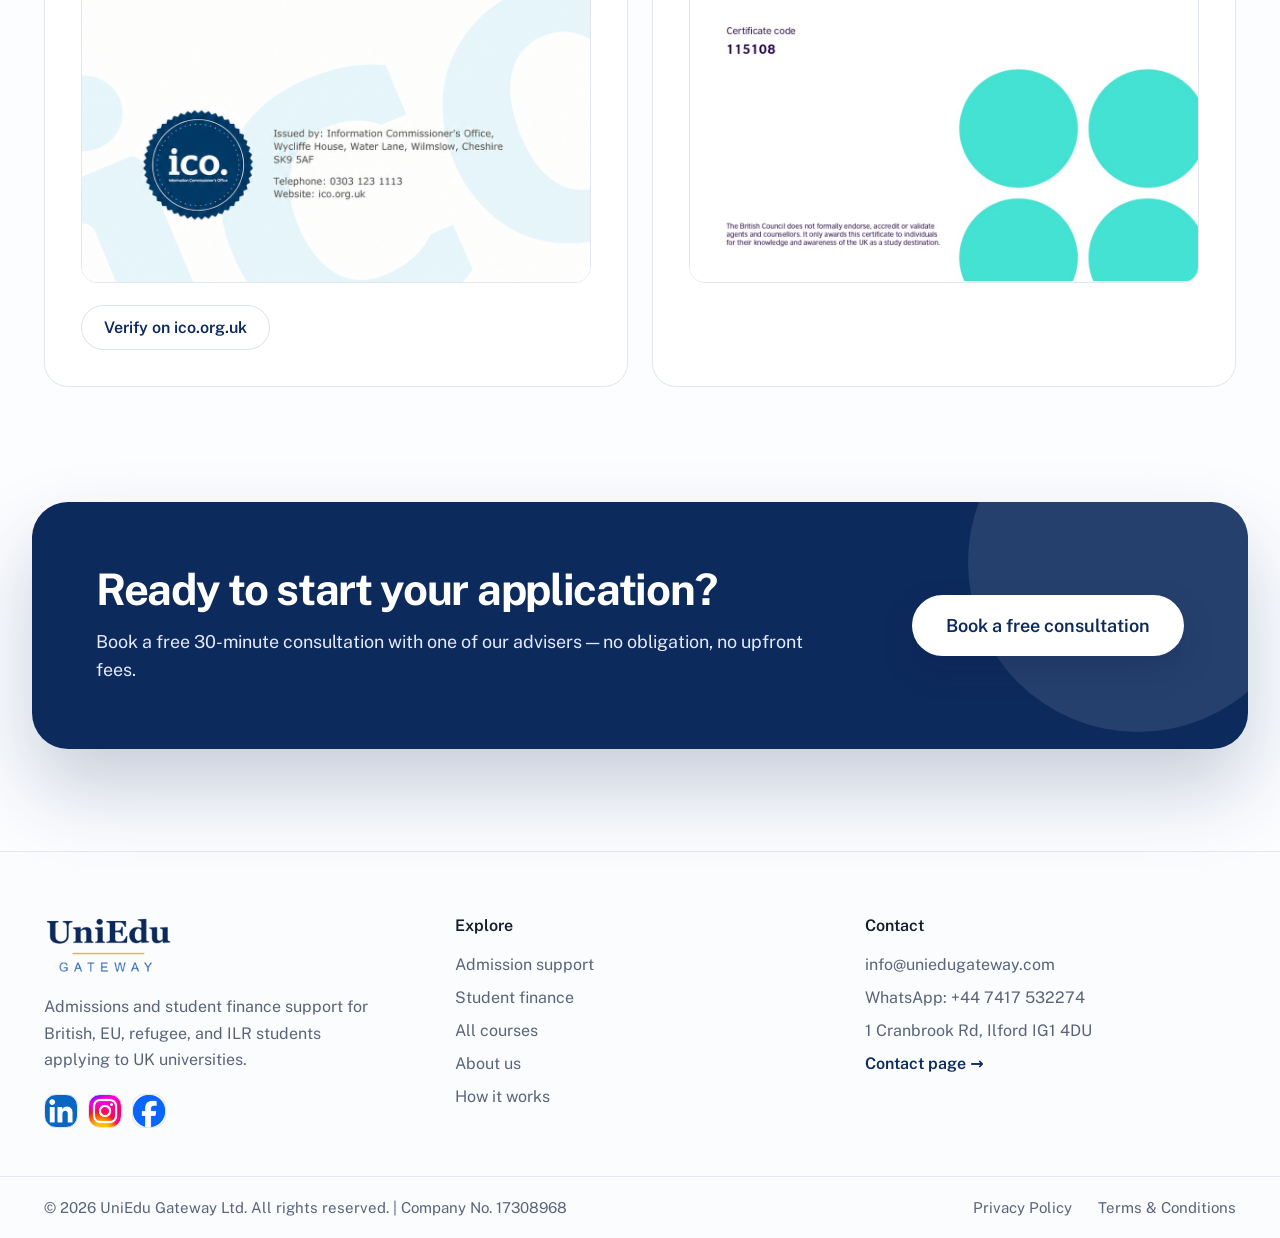
<file: about.html>
<!DOCTYPE html>
<html lang="en">
<head>
<meta charset="utf-8">
<meta name="viewport" content="width=device-width, initial-scale=1">
<title>About us — UniEdu Gateway</title>
<link rel="icon" href="images/favicon.png">
<link rel="preconnect" href="https://fonts.googleapis.com">
<link href="https://fonts.googleapis.com/css2?family=Public+Sans:wght@400;500;600;700;800&amp;display=swap" rel="stylesheet">
<link rel="stylesheet" href="css/style.css">
<style>html{scroll-behavior:smooth;scroll-padding-top:90px}body{margin:0;background:#FCFDFF;font-family:'Public Sans',system-ui,sans-serif;color:#161C2D;-webkit-font-smoothing:antialiased}*{box-sizing:border-box}a{color:#1F4F9F}a:hover{color:#0D2A5C}</style>
</head>
<body>
<div id="top" style="font-family: &quot;Public Sans&quot;, system-ui, sans-serif;"><div style="position: sticky; top: 0px; z-index: 50; display: block;"><header style="background: rgba(255, 255, 255, 0.94); backdrop-filter: blur(12px); border-bottom: 1px solid rgb(227, 232, 241); font-family: &quot;Public Sans&quot;, system-ui, sans-serif;">
  <div style="max-width: 1280px; margin: 0px auto; padding: 12px clamp(20px, 4vw, 44px); display: flex; align-items: center; justify-content: space-between; gap: 24px;">
    <a href="index.html#top" style="display: flex; align-items: center; flex: 0 0 auto;"><img src="images/logo.png" alt="UniEdu Gateway" style="height: 54px; width: auto; display: block;"></a>
    <div data-js="hdr-wide" style="display: contents;">
      <nav style="display: flex; align-items: center; gap: clamp(16px, 2vw, 30px); flex-wrap: wrap; justify-content: center;">
        
          <a href="index.html#who" class="hv1" style="font-size: 16px; font-weight: 400; color: rgb(78, 88, 107); text-decoration: none; white-space: nowrap;">Who we help</a>
        
          <a href="index.html#services" class="hv1" style="font-size: 16px; font-weight: 400; color: rgb(78, 88, 107); text-decoration: none; white-space: nowrap;">Services</a>
        
          <a href="courses.html" class="hv1" style="font-size: 16px; font-weight: 400; color: rgb(78, 88, 107); text-decoration: none; white-space: nowrap;">Courses</a>
        
          <a href="universities.html" class="hv1" style="font-size: 16px; font-weight: 400; color: rgb(78, 88, 107); text-decoration: none; white-space: nowrap;">Universities</a>
        
          <a href="about.html" class="hv1" style="font-size: 16px; font-weight: 600; color: rgb(13, 42, 92); text-decoration: none; white-space: nowrap;">About us</a>
        
          <a href="index.html#faq" class="hv1" style="font-size: 16px; font-weight: 400; color: rgb(78, 88, 107); text-decoration: none; white-space: nowrap;">FAQ</a>
        
          <a href="contact.html" class="hv1" style="font-size: 16px; font-weight: 400; color: rgb(78, 88, 107); text-decoration: none; white-space: nowrap;">Contact</a>
        
      </nav>
      <a href="contact.html#form" class="hv2" style="flex: 0 0 auto; background: rgb(13, 42, 92); color: rgb(255, 255, 255); text-decoration: none; font-weight: 600; font-size: 16px; padding: 14px 24px; border-radius: 999px; box-shadow: rgba(13, 42, 92, 0.28) 0px 8px 20px; white-space: nowrap;">Book free consultation</a>
    </div>
    <div data-js="hdr-narrow" style="display: contents;">
      <button data-js="hdr-toggle" aria-label="Menu" style="flex: 0 0 auto; display: flex; align-items: center; gap: 8px; background: rgb(238, 243, 253); border: 1px solid rgb(220, 228, 244); color: rgb(13, 42, 92); font: 600 15px &quot;Public Sans&quot;, sans-serif; padding: 11px 16px; border-radius: 999px; cursor: pointer;">Menu ☰</button>
    </div>
  </div>
  <div data-js="hdr-menu" hidden>
    <div style="border-top: 1px solid rgb(227, 232, 241); padding: 12px clamp(20px, 4vw, 44px) 22px; display: flex; flex-direction: column; gap: 4px;">
      
        <a href="index.html#who" data-js="hdr-close" style="font-size: 17px; font-weight: 400; color: rgb(78, 88, 107); text-decoration: none; padding: 12px 0px; border-bottom: 1px solid rgb(238, 241, 246);">Who we help</a>
      
        <a href="index.html#services" data-js="hdr-close" style="font-size: 17px; font-weight: 400; color: rgb(78, 88, 107); text-decoration: none; padding: 12px 0px; border-bottom: 1px solid rgb(238, 241, 246);">Services</a>
      
        <a href="courses.html" data-js="hdr-close" style="font-size: 17px; font-weight: 400; color: rgb(78, 88, 107); text-decoration: none; padding: 12px 0px; border-bottom: 1px solid rgb(238, 241, 246);">Courses</a>
      
        <a href="universities.html" data-js="hdr-close" style="font-size: 17px; font-weight: 400; color: rgb(78, 88, 107); text-decoration: none; padding: 12px 0px; border-bottom: 1px solid rgb(238, 241, 246);">Universities</a>
      
        <a href="about.html" data-js="hdr-close" style="font-size: 17px; font-weight: 600; color: rgb(13, 42, 92); text-decoration: none; padding: 12px 0px; border-bottom: 1px solid rgb(238, 241, 246);">About us</a>
      
        <a href="index.html#faq" data-js="hdr-close" style="font-size: 17px; font-weight: 400; color: rgb(78, 88, 107); text-decoration: none; padding: 12px 0px; border-bottom: 1px solid rgb(238, 241, 246);">FAQ</a>
      
        <a href="contact.html" data-js="hdr-close" style="font-size: 17px; font-weight: 400; color: rgb(78, 88, 107); text-decoration: none; padding: 12px 0px; border-bottom: 1px solid rgb(238, 241, 246);">Contact</a>
      
      <a href="contact.html#form" style="margin-top: 14px; text-align: center; background: rgb(13, 42, 92); color: rgb(255, 255, 255); text-decoration: none; font-weight: 600; font-size: 16px; padding: 15px 24px; border-radius: 999px;">Book free consultation</a>
    </div>
  </div></header></div><section data-screen-label="About hero" style="background: linear-gradient(rgb(238, 243, 253) 0%, rgb(252, 253, 255) 100%); border-bottom: 1px solid rgb(227, 232, 241);">
  <div style="max-width: 1040px; margin: 0px auto; padding: clamp(56px, 7vw, 100px) clamp(20px, 4vw, 44px) clamp(48px, 6vw, 72px); display: flex; flex-direction: column; align-items: center; text-align: center; gap: 24px;">
    <span style="display: inline-flex; align-items: center; gap: 10px; padding: 10px 18px; border-radius: 999px; background: rgb(255, 255, 255); border: 1px solid rgb(220, 228, 244); color: rgb(13, 42, 92); font-size: 15px; font-weight: 500;"><span style="width: 8px; height: 8px; border-radius: 50%; background: rgb(212, 166, 63);"></span>Est. 2015 · London, United Kingdom</span>
    <h1 style="margin: 0px; font-size: clamp(40px, 5.6vw, 72px); line-height: 1.05; letter-spacing: -0.035em; font-weight: 700; text-wrap: balance;">We open the door to UK university for everyone.</h1>
    <p style="margin: 0px; font-size: clamp(17px, 1.6vw, 21px); line-height: 1.6; color: rgb(90, 100, 120); max-width: 800px; text-wrap: pretty;">UniEdu Gateway is an independent admissions and student finance advisory. We've helped over 1,200 British, EU, refugee and ILR students get accepted and funded — with no upfront fees.</p>
    <nav style="display: flex; flex-wrap: wrap; justify-content: center; gap: 10px; margin-top: 8px;">
      <a href="#mission" class="hv4" style="border: 1px solid rgb(220, 226, 236); background: rgb(255, 255, 255); color: rgb(22, 28, 45); text-decoration: none; font-weight: 600; font-size: 15px; padding: 10px 18px; border-radius: 999px;">Our mission</a>
      <a href="#stats" class="hv4" style="border: 1px solid rgb(220, 226, 236); background: rgb(255, 255, 255); color: rgb(22, 28, 45); text-decoration: none; font-weight: 600; font-size: 15px; padding: 10px 18px; border-radius: 999px;">Our impact</a>
      <a href="#values" class="hv4" style="border: 1px solid rgb(220, 226, 236); background: rgb(255, 255, 255); color: rgb(22, 28, 45); text-decoration: none; font-weight: 600; font-size: 15px; padding: 10px 18px; border-radius: 999px;">Our values</a>
      <a href="#story" class="hv4" style="border: 1px solid rgb(220, 226, 236); background: rgb(255, 255, 255); color: rgb(22, 28, 45); text-decoration: none; font-weight: 600; font-size: 15px; padding: 10px 18px; border-radius: 999px;">Our story</a>
      <a href="#team" class="hv4" style="border: 1px solid rgb(220, 226, 236); background: rgb(255, 255, 255); color: rgb(22, 28, 45); text-decoration: none; font-weight: 600; font-size: 15px; padding: 10px 18px; border-radius: 999px;">Our team</a>
    </nav>
  </div></section><section id="mission" data-screen-label="Mission" style="max-width: 1280px; margin: 0px auto; padding: clamp(72px, 9vw, 120px) clamp(20px, 4vw, 44px); display: grid; grid-template-columns: repeat(auto-fit, minmax(min(100%, 420px), 1fr)); gap: clamp(32px, 5vw, 80px); align-items: start;">
  <div>
    <div style="font-size: 14px; letter-spacing: 0.12em; text-transform: uppercase; color: rgb(31, 79, 159); font-weight: 500;">Our mission</div>
    <h2 style="margin: 16px 0px 0px; font-size: clamp(34px, 4.2vw, 52px); line-height: 1.08; letter-spacing: -0.03em; font-weight: 700; text-wrap: balance;">Your background shouldn't decide your future.</h2>
  </div>
  <div style="display: flex; flex-direction: column; gap: 22px; padding-top: 6px;">
    <p style="margin: 0px; font-size: clamp(17px, 1.5vw, 20px); line-height: 1.7; color: rgb(62, 71, 89); text-wrap: pretty;">Too many capable students never apply — because they assume they can't afford it, don't qualify for finance, or don't know where to start. We exist to remove that uncertainty: clear advice, honest eligibility checks, and hands-on support through every form and deadline.</p>
    <p style="margin: 0px; font-size: clamp(17px, 1.5vw, 20px); line-height: 1.7; color: rgb(90, 100, 120); text-wrap: pretty;">We work with nine partner universities and colleges across London and beyond, and with students from every background — British nationals, EU citizens, refugees, and those with indefinite leave to remain.</p>
  </div></section><section id="stats" data-screen-label="Impact" style="background: rgb(238, 243, 253); border-top: 1px solid rgb(225, 232, 246); border-bottom: 1px solid rgb(225, 232, 246);">
  <div style="max-width: 1280px; margin: 0px auto; padding: 48px clamp(20px, 4vw, 44px); display: grid; grid-template-columns: repeat(auto-fit, minmax(180px, 1fr)); gap: 28px; text-align: center;">
    <div><div style="font-size: clamp(36px, 4vw, 46px); font-weight: 800; color: rgb(13, 42, 92); letter-spacing: -0.03em;">1,200+</div><div style="font-size: 16px; color: rgb(78, 88, 107); margin-top: 6px;">Students placed</div></div>
    <div><div style="font-size: clamp(36px, 4vw, 46px); font-weight: 800; color: rgb(13, 42, 92); letter-spacing: -0.03em;">94%</div><div style="font-size: 16px; color: rgb(78, 88, 107); margin-top: 6px;">Offer rate</div></div>
    <div><div style="font-size: clamp(36px, 4vw, 46px); font-weight: 800; color: rgb(13, 42, 92); letter-spacing: -0.03em;">£0</div><div style="font-size: 16px; color: rgb(78, 88, 107); margin-top: 6px;">Upfront fees</div></div>
    <div><div style="font-size: clamp(36px, 4vw, 46px); font-weight: 800; color: rgb(13, 42, 92); letter-spacing: -0.03em;">10+</div><div style="font-size: 16px; color: rgb(78, 88, 107); margin-top: 6px;">Years advising students</div></div>
  </div></section><section id="values" data-screen-label="Values" style="max-width: 1280px; margin: 0px auto; padding: clamp(72px, 9vw, 120px) clamp(20px, 4vw, 44px);">
  <div style="font-size: 14px; letter-spacing: 0.12em; text-transform: uppercase; color: rgb(31, 79, 159); font-weight: 500;">Our values</div>
  <h2 style="margin: 16px 0px 0px; font-size: clamp(34px, 4.4vw, 54px); line-height: 1.08; letter-spacing: -0.03em; font-weight: 700;">How we work with you.</h2>
  <div style="display: grid; grid-template-columns: repeat(auto-fit, minmax(240px, 1fr)); gap: 24px; margin-top: 56px;">
    <div style="background: rgb(255, 255, 255); border: 1px solid rgb(225, 230, 239); border-radius: 24px; padding: 34px; display: flex; flex-direction: column; gap: 14px;"><span style="align-self: flex-start; background: rgb(238, 243, 253); color: rgb(13, 42, 92); font-weight: 800; font-size: 17px; padding: 12px 14px; border-radius: 12px; margin-bottom: 8px;">01</span><h3 style="margin: 0px; font-size: 22px; font-weight: 600;">Honest advice</h3><p style="margin: 0px; font-size: 16.5px; line-height: 1.75; color: rgb(90, 100, 120);">We tell you straight what you're eligible for, even when it isn't what you hoped to hear.</p></div>
    <div style="background: rgb(255, 255, 255); border: 1px solid rgb(225, 230, 239); border-radius: 24px; padding: 34px; display: flex; flex-direction: column; gap: 14px;"><span style="align-self: flex-start; background: rgb(238, 243, 253); color: rgb(13, 42, 92); font-weight: 800; font-size: 17px; padding: 12px 14px; border-radius: 12px; margin-bottom: 8px;">02</span><h3 style="margin: 0px; font-size: 22px; font-weight: 600;">No upfront fees</h3><p style="margin: 0px; font-size: 16.5px; line-height: 1.75; color: rgb(90, 100, 120);">Your first consultation is free and you never pay anything to get started with us.</p></div>
    <div style="background: rgb(255, 255, 255); border: 1px solid rgb(225, 230, 239); border-radius: 24px; padding: 34px; display: flex; flex-direction: column; gap: 14px;"><span style="align-self: flex-start; background: rgb(238, 243, 253); color: rgb(13, 42, 92); font-weight: 800; font-size: 17px; padding: 12px 14px; border-radius: 12px; margin-bottom: 8px;">03</span><h3 style="margin: 0px; font-size: 22px; font-weight: 600;">One adviser, start to finish</h3><p style="margin: 0px; font-size: 16.5px; line-height: 1.75; color: rgb(90, 100, 120);">The same person handles your admission and your student finance, so nothing falls between the gaps.</p></div>
    <div style="background: rgb(255, 255, 255); border: 1px solid rgb(225, 230, 239); border-radius: 24px; padding: 34px; display: flex; flex-direction: column; gap: 14px;"><span style="align-self: flex-start; background: rgb(238, 243, 253); color: rgb(13, 42, 92); font-weight: 800; font-size: 17px; padding: 12px 14px; border-radius: 12px; margin-bottom: 8px;">04</span><h3 style="margin: 0px; font-size: 22px; font-weight: 600;">Every background welcome</h3><p style="margin: 0px; font-size: 16.5px; line-height: 1.75; color: rgb(90, 100, 120);">British, EU, refugee or ILR — your status is a starting point for your plan, not a barrier.</p></div>
  </div></section><section id="story" data-screen-label="Story" style="background: rgb(238, 243, 253);">
  <div style="max-width: 1100px; margin: 0px auto; padding: clamp(72px, 9vw, 120px) clamp(20px, 4vw, 44px);">
    <div style="font-size: 14px; letter-spacing: 0.12em; text-transform: uppercase; color: rgb(31, 79, 159); font-weight: 500;">Our story</div>
    <h2 style="margin: 16px 0px 56px; font-size: clamp(34px, 4.4vw, 54px); line-height: 1.08; letter-spacing: -0.03em; font-weight: 700; text-wrap: balance;">From one adviser to a team of specialists.</h2>
    <div style="display: flex; flex-direction: column; border-left: 2px solid rgb(201, 213, 240); margin-left: 10px;">
      <div style="position: relative; padding: 0px 0px 44px 40px;"><span style="position: absolute; left: -11px; top: 4px; width: 20px; height: 20px; border-radius: 50%; background: rgb(31, 79, 159); border: 4px solid rgb(238, 243, 253);"></span><div style="font-size: 15px; font-weight: 700; color: rgb(212, 166, 63); letter-spacing: 0.04em;">2015</div><h3 style="margin: 8px 0px; font-size: 22px; font-weight: 600;">Founded in London</h3><p style="margin: 0px; font-size: 17px; line-height: 1.7; color: rgb(90, 100, 120); max-width: 720px;">UniEdu Gateway starts as a single adviser helping local students with their university applications.</p></div>
      <div style="position: relative; padding: 0px 0px 44px 40px;"><span style="position: absolute; left: -11px; top: 4px; width: 20px; height: 20px; border-radius: 50%; background: rgb(31, 79, 159); border: 4px solid rgb(238, 243, 253);"></span><div style="font-size: 15px; font-weight: 700; color: rgb(212, 166, 63); letter-spacing: 0.04em;">2018</div><h3 style="margin: 8px 0px; font-size: 22px; font-weight: 600;">Student finance support added</h3><p style="margin: 0px; font-size: 17px; line-height: 1.7; color: rgb(90, 100, 120); max-width: 720px;">We start handling Student Finance England applications alongside admissions, so offers and funding line up.</p></div>
      <div style="position: relative; padding: 0px 0px 44px 40px;"><span style="position: absolute; left: -11px; top: 4px; width: 20px; height: 20px; border-radius: 50%; background: rgb(31, 79, 159); border: 4px solid rgb(238, 243, 253);"></span><div style="font-size: 15px; font-weight: 700; color: rgb(212, 166, 63); letter-spacing: 0.04em;">2021</div><h3 style="margin: 8px 0px; font-size: 22px; font-weight: 600;">Refugee and ILR specialism</h3><p style="margin: 0px; font-size: 17px; line-height: 1.7; color: rgb(90, 100, 120); max-width: 720px;">Post-Brexit changes bring new questions. We build dedicated expertise in EU, refugee and settled-status eligibility.</p></div>
      <div style="position: relative; padding: 0px 0px 0px 40px;"><span style="position: absolute; left: -11px; top: 4px; width: 20px; height: 20px; border-radius: 50%; background: rgb(212, 166, 63); border: 4px solid rgb(238, 243, 253);"></span><div style="font-size: 15px; font-weight: 700; color: rgb(212, 166, 63); letter-spacing: 0.04em;">Today</div><h3 style="margin: 8px 0px; font-size: 22px; font-weight: 600;">1,200+ students placed</h3><p style="margin: 0px; font-size: 17px; line-height: 1.7; color: rgb(90, 100, 120); max-width: 720px;">A team of admissions and finance advisers working with four partner universities.</p></div>
    </div>
  </div></section><section id="team" data-screen-label="Team" style="max-width: 1280px; margin: 0px auto; padding: clamp(72px, 9vw, 120px) clamp(20px, 4vw, 44px);">
  <div style="font-size: 14px; letter-spacing: 0.12em; text-transform: uppercase; color: rgb(31, 79, 159); font-weight: 500;">Our team</div>
  <h2 style="margin: 16px 0px 18px; font-size: clamp(34px, 4.4vw, 54px); line-height: 1.08; letter-spacing: -0.03em; font-weight: 700;">Meet a few of your advisers.</h2>
  <p style="margin: 0px; font-size: clamp(17px, 1.5vw, 20px); line-height: 1.6; color: rgb(90, 100, 120); max-width: 760px;">Every student is paired with a dedicated adviser for both admissions and student finance.</p>
  <div style="display: grid; grid-template-columns: repeat(auto-fit, minmax(240px, 1fr)); gap: 24px; margin-top: 56px;">
    <div style="background: rgb(255, 255, 255); border: 1px solid rgb(225, 230, 239); border-radius: 24px; overflow: hidden; display: flex; flex-direction: column;"><div style="height: 260px;"><img src="images/about-team-1.jpg" alt="" style="width: 100%; height: 100%; object-fit: cover; object-position: 50% 50%; border-radius: 0px; display: block;"></div><div style="padding: 26px 28px 30px; display: flex; flex-direction: column; gap: 6px;"><h3 style="margin: 0px; font-size: 21px; font-weight: 600;">A Hasan</h3><span style="font-size: 15px; font-weight: 600; color: rgb(31, 79, 159);">Founder &amp; Lead Adviser</span><p style="margin: 8px 0px 0px; font-size: 16px; line-height: 1.65; color: rgb(90, 100, 120);">Founder and leads our admissions team. Has guided hundreds of mature and international students into UK degrees, from first enquiry through to enrolment day.</p></div></div>
    <div style="background: rgb(255, 255, 255); border: 1px solid rgb(225, 230, 239); border-radius: 24px; overflow: hidden; display: flex; flex-direction: column;"><div style="height: 260px;"><img src="images/about-team-2.jpg" alt="" style="width: 100%; height: 100%; object-fit: cover; object-position: 50% 50%; border-radius: 0px; display: block;"></div><div style="padding: 26px 28px 30px; display: flex; flex-direction: column; gap: 6px;"><h3 style="margin: 0px; font-size: 21px; font-weight: 600;">Robert</h3><span style="font-size: 15px; font-weight: 600; color: rgb(31, 79, 159);">Admissions Adviser</span><p style="margin: 8px 0px 0px; font-size: 16px; line-height: 1.65; color: rgb(90, 100, 120);">Helps students choose the right course and partner university, prepares personal statements, and coaches applicants for admissions interviews.</p></div></div>
    <div style="background: rgb(255, 255, 255); border: 1px solid rgb(225, 230, 239); border-radius: 24px; overflow: hidden; display: flex; flex-direction: column;"><div style="height: 260px;"><img src="images/about-team-3.jpg" alt="" style="width: 100%; height: 100%; object-fit: cover; object-position: 50% 50%; border-radius: 0px; display: block;"></div><div style="padding: 26px 28px 30px; display: flex; flex-direction: column; gap: 6px;"><h3 style="margin: 0px; font-size: 21px; font-weight: 600;">Nadia Karim</h3><span style="font-size: 15px; font-weight: 600; color: rgb(31, 79, 159);">Student Finance Adviser</span><p style="margin: 8px 0px 0px; font-size: 16px; line-height: 1.65; color: rgb(90, 100, 120);">Walks students through Student Finance England applications step by step, covering tuition fee loans, maintenance loans, and evidence checks.</p></div></div>
  </div></section><section id="credentials" data-screen-label="Credentials" style="max-width: 1280px; margin: 0px auto; padding: 0px clamp(20px, 4vw, 44px) clamp(72px, 9vw, 120px);">
  <div style="font-size: 14px; letter-spacing: 0.12em; text-transform: uppercase; color: rgb(31, 79, 159); font-weight: 500;">Credentials</div>
  <h2 style="margin: 16px 0px 18px; font-size: clamp(34px, 4.4vw, 54px); line-height: 1.08; letter-spacing: -0.03em; font-weight: 700;">Registered and trained to UK standards.</h2>
  <p style="margin: 0px; font-size: clamp(17px, 1.5vw, 20px); line-height: 1.6; color: rgb(90, 100, 120); max-width: 760px; text-wrap: pretty;">Your personal data is handled under UK data protection law, and our advisers are trained on the UK as a study destination.</p>
  <div style="display: grid; grid-template-columns: repeat(auto-fit, minmax(min(100%, 420px), 1fr)); gap: 24px; margin-top: 48px;">
    <div style="background: rgb(255, 255, 255); border: 1px solid rgb(225, 230, 239); border-radius: 24px; padding: clamp(26px, 3vw, 36px); display: flex; flex-direction: column; gap: 18px;">
      <span style="align-self: flex-start; background: rgb(238, 243, 253); color: rgb(13, 42, 92); font-size: 14px; font-weight: 700; letter-spacing: 0.04em; padding: 8px 14px; border-radius: 999px;">ICO REGISTERED</span>
      <div style="display: flex; flex-direction: column; gap: 6px;">
        <h3 style="margin: 0px; font-size: 23px; font-weight: 700; letter-spacing: -0.01em;">Data Protection Registration</h3>
        <span style="font-size: 16px; color: rgb(90, 100, 120);">Information Commissioner's Office (ICO)</span>
      </div>
      
      <div style="border: 1px solid rgb(225, 230, 239); border-radius: 16px; overflow: hidden; background: rgb(244, 246, 250); aspect-ratio: 1 / 1.414;"><img src="images/ico-certificate.png" alt="ICO registration certificate" style="width: 100%; height: 100%; object-fit: contain; display: block; background: rgb(255, 255, 255);"></div>
      <div style="display: flex; flex-wrap: wrap; gap: 12px; margin-top: 4px;">
        <a href="https://ico.org.uk/ESDWebPages/Entry/ZC206320" target="_blank" rel="noopener" class="hv4" style="border: 1px solid rgb(220, 226, 236); color: rgb(13, 42, 92); text-decoration: none; font-weight: 600; font-size: 16px; padding: 12px 22px; border-radius: 999px;">Verify on ico.org.uk</a>
      </div>
    </div>
    <div style="background: rgb(255, 255, 255); border: 1px solid rgb(225, 230, 239); border-radius: 24px; padding: clamp(26px, 3vw, 36px); display: flex; flex-direction: column; gap: 18px;">
      <span style="align-self: flex-start; background: rgb(251, 244, 226); color: rgb(122, 90, 18); font-size: 14px; font-weight: 700; letter-spacing: 0.04em; padding: 8px 14px; border-radius: 999px;">BRITISH COUNCIL TRAINED</span>
      <div style="display: flex; flex-direction: column; gap: 6px;">
        <h3 style="margin: 0px; font-size: 23px; font-weight: 700; letter-spacing: -0.01em;">UK Agent and Counsellor Training</h3>
        <span style="font-size: 16px; color: rgb(90, 100, 120);">British Council · Certificate of completion</span>
      </div>
      
      <div style="border: 1px solid rgb(225, 230, 239); border-radius: 16px; overflow: hidden; background: rgb(244, 246, 250); aspect-ratio: 1 / 1.414;"><img src="images/british-council-certificate.jpg" alt="British Council training certificate" style="width: 100%; height: 100%; object-fit: contain; display: block; background: rgb(255, 255, 255);"></div>
    </div>
  </div></section><section data-screen-label="CTA" style="max-width: 1280px; margin: 0px auto; padding: 0px clamp(16px, 3vw, 32px) clamp(64px, 8vw, 110px);">
  <div style="position: relative; overflow: hidden; background: rgb(13, 42, 92); border-radius: 36px; padding: clamp(36px, 5vw, 64px) clamp(24px, 5vw, 66px); display: flex; flex-wrap: wrap; align-items: center; justify-content: space-between; gap: 32px; box-shadow: rgba(13, 42, 92, 0.22) 0px 40px 80px;">
    <div style="position: absolute; right: -60px; top: -110px; width: 340px; height: 340px; border-radius: 50%; background: rgba(255, 255, 255, 0.1); pointer-events: none;"></div>
    <div style="position: relative; color: rgb(255, 255, 255); display: flex; flex-direction: column; gap: 14px; max-width: 720px;">
      <h2 style="margin: 0px; font-size: clamp(30px, 3.4vw, 44px); line-height: 1.1; letter-spacing: -0.03em; font-weight: 700;">Ready to start your application?</h2>
      <p style="margin: 0px; font-size: clamp(17px, 1.4vw, 19px); line-height: 1.6; color: rgb(228, 234, 251);">Book a free 30-minute consultation with one of our advisers — no obligation, no upfront fees.</p>
    </div>
    <a href="contact.html#form" class="hv10" style="position: relative; background: rgb(255, 255, 255); color: rgb(13, 42, 92); text-decoration: none; font-weight: 600; font-size: 18px; padding: 20px 34px; border-radius: 999px; box-shadow: rgba(15, 30, 80, 0.25) 0px 14px 30px;">Book a free consultation</a>
  </div></section><footer style="background: rgb(251, 252, 254); border-top: 1px solid rgb(227, 232, 241); font-family: &quot;Public Sans&quot;, system-ui, sans-serif; color: rgb(90, 100, 120);">
  <div style="max-width: 1280px; margin: 0px auto; padding: 64px clamp(20px, 4vw, 44px) 48px; display: grid; grid-template-columns: repeat(auto-fit, minmax(200px, 1fr)); gap: 40px;">
    <div style="display: flex; flex-direction: column; gap: 20px; min-width: 0px;">
      <a href="index.html#top"><img src="images/logo.png" alt="UniEdu Gateway" style="height: 58px; width: auto; display: block;"></a>
      <p style="margin: 0px; font-size: 16px; line-height: 1.65; max-width: 340px; text-wrap: pretty;">Admissions and student finance support for British, EU, refugee, and ILR students applying to UK universities.</p>
      <div style="display: flex; gap: 10px;">
        <a href="https://www.linkedin.com/in/uniedu-gateway-277413426" target="_blank" rel="noopener" aria-label="LinkedIn" class="hv9" style="width: 34px; height: 34px; border-radius: 12px; background: url(&quot;images/linkedin-icon.png&quot;) center center / 156% auto no-repeat rgb(255, 255, 255); border: 1px solid rgb(225, 230, 239); display: block; transition: transform 0.15s;"></a>
        <a href="https://www.instagram.com/uniedu2026?igsh=MTh2OG03cDk1cWd2NQ%3D%3D&amp;utm_source=qr" target="_blank" rel="noopener" aria-label="Instagram" class="hv9" style="width: 34px; height: 34px; border-radius: 12px; background: url(&quot;images/instagram-icon.png&quot;) center center / 156% auto no-repeat rgb(255, 255, 255); border: 1px solid rgb(225, 230, 239); display: block; transition: transform 0.15s;"></a>
        <a href="https://www.facebook.com/share/1HB5TWqaSG/?mibextid=wwXIfr" target="_blank" rel="noopener" aria-label="Facebook" class="hv9" style="width: 34px; height: 34px; border-radius: 12px; background: url(&quot;images/facebook-icon.png&quot;) center center / 156% auto no-repeat rgb(255, 255, 255); border: 1px solid rgb(225, 230, 239); display: block; transition: transform 0.15s;"></a>
      </div>
    </div>
    <div style="display: flex; flex-direction: column; gap: 14px;">
      <div style="font-weight: 600; color: rgb(22, 28, 45); font-size: 16px; margin-bottom: 6px;">Explore</div>
      <a href="index.html#services" class="hv1" style="color: rgb(90, 100, 120); text-decoration: none; font-size: 16px;">Admission support</a>
      <a href="index.html#services" class="hv1" style="color: rgb(90, 100, 120); text-decoration: none; font-size: 16px;">Student finance</a>
      <a href="courses.html" class="hv1" style="color: rgb(90, 100, 120); text-decoration: none; font-size: 16px;">All courses</a>
      <a href="about.html" class="hv1" style="color: rgb(90, 100, 120); text-decoration: none; font-size: 16px;">About us</a>
      <a href="index.html#process" class="hv1" style="color: rgb(90, 100, 120); text-decoration: none; font-size: 16px;">How it works</a>
    </div>
    <div style="display: flex; flex-direction: column; gap: 14px;">
      <div style="font-weight: 600; color: rgb(22, 28, 45); font-size: 16px; margin-bottom: 6px;">Contact</div>
      <a href="mailto:info@uniedugateway.com" class="hv1" style="color: rgb(90, 100, 120); text-decoration: none; font-size: 16px;">info@uniedugateway.com</a>
      <a href="https://wa.me/447417532274" target="_blank" rel="noopener" class="hv1" style="color: rgb(90, 100, 120); text-decoration: none; font-size: 16px;">WhatsApp: +44 7417 532274</a>
      <a href="https://maps.app.goo.gl/sVXbN4Wr3iY4SCjx5" target="_blank" rel="noopener" class="hv1" style="color: rgb(90, 100, 120); text-decoration: none; font-size: 16px;">1 Cranbrook Rd, Ilford IG1 4DU</a>
      <a href="contact.html" class="hv1" style="color: rgb(13, 42, 92); font-weight: 600; text-decoration: none; font-size: 16px;">Contact page →</a>
    </div>
  </div>
  <div style="border-top: 1px solid rgb(227, 232, 241);">
    <div style="max-width: 1280px; margin: 0px auto; padding: 22px clamp(20px, 4vw, 44px); display: flex; flex-wrap: wrap; gap: 16px; justify-content: space-between; align-items: center; font-size: 15px;">
      <span>© 2026 UniEdu Gateway Ltd. All rights reserved. | Company No. 17308968</span>
      <div style="display: flex; gap: 26px;">
        <a href="privacy-policy.html" class="hv1" style="color: rgb(90, 100, 120); text-decoration: none;">Privacy Policy</a>
        <a href="terms-and-conditions.html" class="hv1" style="color: rgb(90, 100, 120); text-decoration: none;">Terms &amp; Conditions</a>
      </div>
    </div>
  </div></footer></div>
<script src="js/main.js"></script>
</body>
</html>
</file>
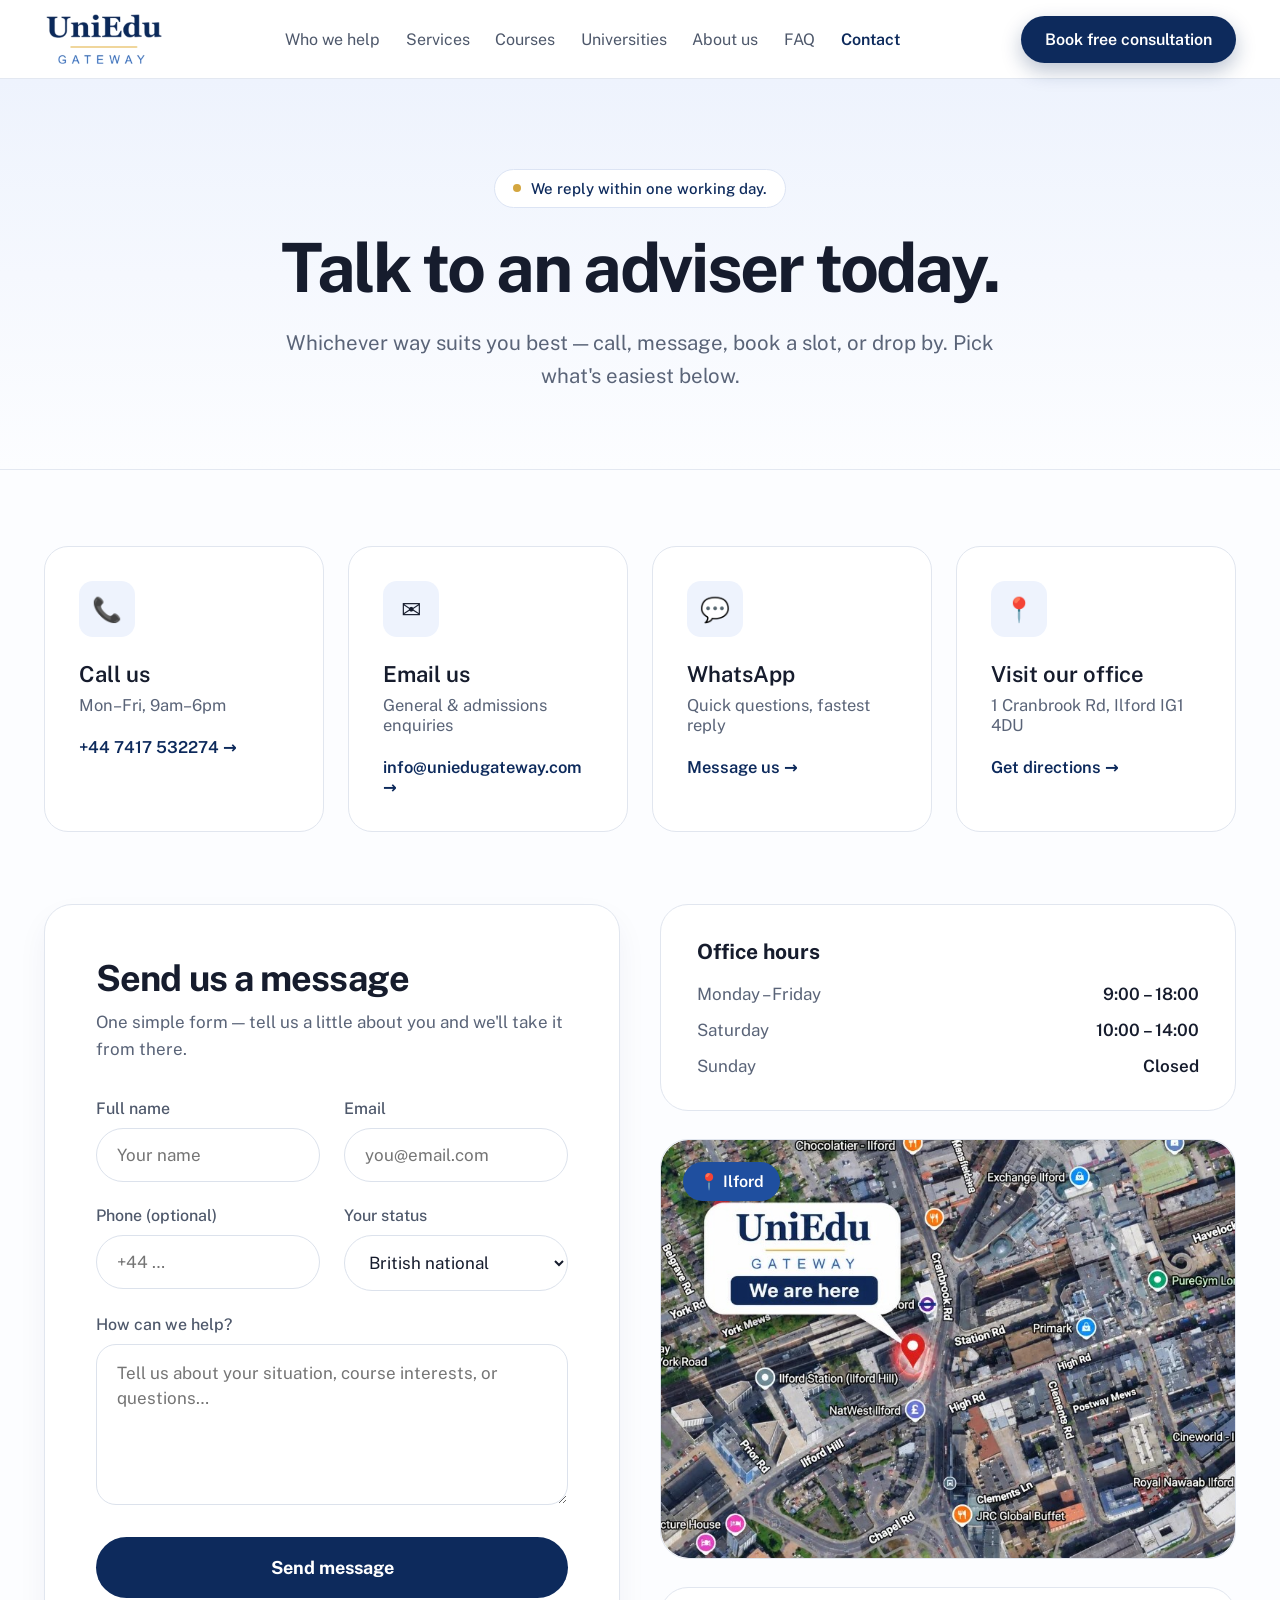
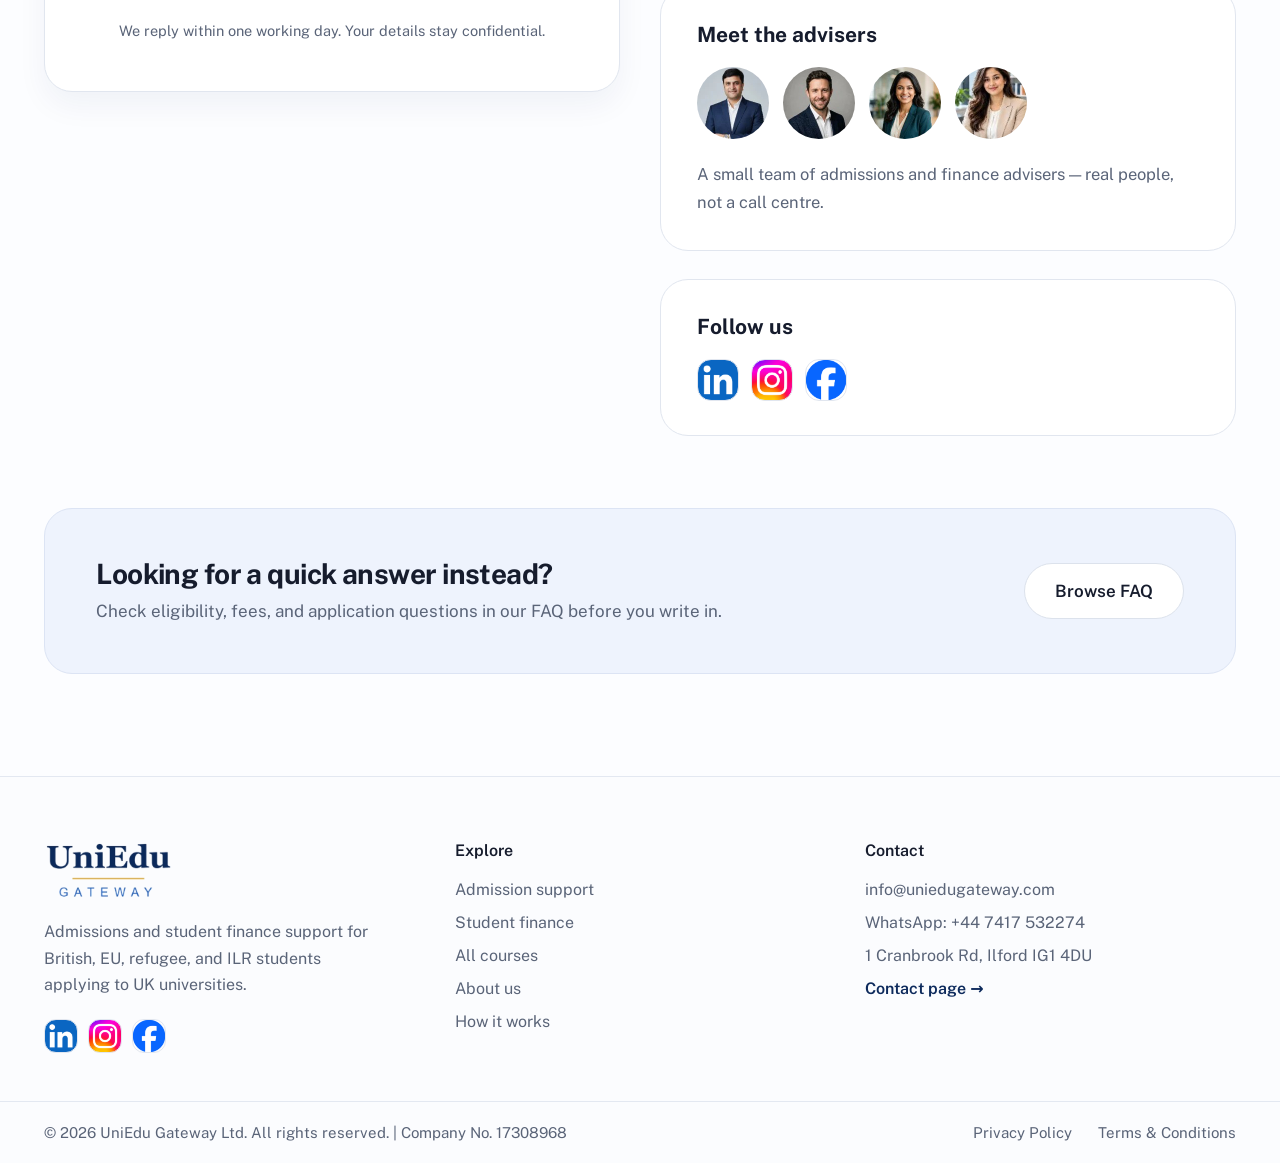
<file: contact.html>
<!DOCTYPE html>
<html lang="en">
<head>
<meta charset="utf-8">
<meta name="viewport" content="width=device-width, initial-scale=1">
<title>Contact — UniEdu Gateway</title>
<link rel="icon" href="images/favicon.png">
<link rel="preconnect" href="https://fonts.googleapis.com">
<link href="https://fonts.googleapis.com/css2?family=Public+Sans:wght@400;500;600;700;800&amp;display=swap" rel="stylesheet">
<link rel="stylesheet" href="css/style.css">
<style>html{scroll-behavior:smooth;scroll-padding-top:90px}body{margin:0;background:#FCFDFF;font-family:'Public Sans',system-ui,sans-serif;color:#161C2D;-webkit-font-smoothing:antialiased}*{box-sizing:border-box}a{color:#1F4F9F}a:hover{color:#0D2A5C}input,select,textarea,button{font-family:inherit}</style>
</head>
<body>
<div id="top" style="font-family: &quot;Public Sans&quot;, system-ui, sans-serif;"><div style="position: sticky; top: 0px; z-index: 50; display: block;"><header style="background: rgba(255, 255, 255, 0.94); backdrop-filter: blur(12px); border-bottom: 1px solid rgb(227, 232, 241); font-family: &quot;Public Sans&quot;, system-ui, sans-serif;">
  <div style="max-width: 1280px; margin: 0px auto; padding: 12px clamp(20px, 4vw, 44px); display: flex; align-items: center; justify-content: space-between; gap: 24px;">
    <a href="index.html#top" style="display: flex; align-items: center; flex: 0 0 auto;"><img src="images/logo.png" alt="UniEdu Gateway" style="height: 54px; width: auto; display: block;"></a>
    <div data-js="hdr-wide" style="display: contents;">
      <nav style="display: flex; align-items: center; gap: clamp(16px, 2vw, 30px); flex-wrap: wrap; justify-content: center;">
        
          <a href="index.html#who" class="hv1" style="font-size: 16px; font-weight: 400; color: rgb(78, 88, 107); text-decoration: none; white-space: nowrap;">Who we help</a>
        
          <a href="index.html#services" class="hv1" style="font-size: 16px; font-weight: 400; color: rgb(78, 88, 107); text-decoration: none; white-space: nowrap;">Services</a>
        
          <a href="courses.html" class="hv1" style="font-size: 16px; font-weight: 400; color: rgb(78, 88, 107); text-decoration: none; white-space: nowrap;">Courses</a>
        
          <a href="universities.html" class="hv1" style="font-size: 16px; font-weight: 400; color: rgb(78, 88, 107); text-decoration: none; white-space: nowrap;">Universities</a>
        
          <a href="about.html" class="hv1" style="font-size: 16px; font-weight: 400; color: rgb(78, 88, 107); text-decoration: none; white-space: nowrap;">About us</a>
        
          <a href="index.html#faq" class="hv1" style="font-size: 16px; font-weight: 400; color: rgb(78, 88, 107); text-decoration: none; white-space: nowrap;">FAQ</a>
        
          <a href="contact.html" class="hv1" style="font-size: 16px; font-weight: 600; color: rgb(13, 42, 92); text-decoration: none; white-space: nowrap;">Contact</a>
        
      </nav>
      <a href="contact.html#form" class="hv2" style="flex: 0 0 auto; background: rgb(13, 42, 92); color: rgb(255, 255, 255); text-decoration: none; font-weight: 600; font-size: 16px; padding: 14px 24px; border-radius: 999px; box-shadow: rgba(13, 42, 92, 0.28) 0px 8px 20px; white-space: nowrap;">Book free consultation</a>
    </div>
    <div data-js="hdr-narrow" style="display: contents;">
      <button data-js="hdr-toggle" aria-label="Menu" style="flex: 0 0 auto; display: flex; align-items: center; gap: 8px; background: rgb(238, 243, 253); border: 1px solid rgb(220, 228, 244); color: rgb(13, 42, 92); font: 600 15px &quot;Public Sans&quot;, sans-serif; padding: 11px 16px; border-radius: 999px; cursor: pointer;">Menu ☰</button>
    </div>
  </div>
  <div data-js="hdr-menu" hidden>
    <div style="border-top: 1px solid rgb(227, 232, 241); padding: 12px clamp(20px, 4vw, 44px) 22px; display: flex; flex-direction: column; gap: 4px;">
      
        <a href="index.html#who" data-js="hdr-close" style="font-size: 17px; font-weight: 400; color: rgb(78, 88, 107); text-decoration: none; padding: 12px 0px; border-bottom: 1px solid rgb(238, 241, 246);">Who we help</a>
      
        <a href="index.html#services" data-js="hdr-close" style="font-size: 17px; font-weight: 400; color: rgb(78, 88, 107); text-decoration: none; padding: 12px 0px; border-bottom: 1px solid rgb(238, 241, 246);">Services</a>
      
        <a href="courses.html" data-js="hdr-close" style="font-size: 17px; font-weight: 400; color: rgb(78, 88, 107); text-decoration: none; padding: 12px 0px; border-bottom: 1px solid rgb(238, 241, 246);">Courses</a>
      
        <a href="universities.html" data-js="hdr-close" style="font-size: 17px; font-weight: 400; color: rgb(78, 88, 107); text-decoration: none; padding: 12px 0px; border-bottom: 1px solid rgb(238, 241, 246);">Universities</a>
      
        <a href="about.html" data-js="hdr-close" style="font-size: 17px; font-weight: 400; color: rgb(78, 88, 107); text-decoration: none; padding: 12px 0px; border-bottom: 1px solid rgb(238, 241, 246);">About us</a>
      
        <a href="index.html#faq" data-js="hdr-close" style="font-size: 17px; font-weight: 400; color: rgb(78, 88, 107); text-decoration: none; padding: 12px 0px; border-bottom: 1px solid rgb(238, 241, 246);">FAQ</a>
      
        <a href="contact.html" data-js="hdr-close" style="font-size: 17px; font-weight: 600; color: rgb(13, 42, 92); text-decoration: none; padding: 12px 0px; border-bottom: 1px solid rgb(238, 241, 246);">Contact</a>
      
      <a href="contact.html#form" style="margin-top: 14px; text-align: center; background: rgb(13, 42, 92); color: rgb(255, 255, 255); text-decoration: none; font-weight: 600; font-size: 16px; padding: 15px 24px; border-radius: 999px;">Book free consultation</a>
    </div>
  </div></header></div><section data-screen-label="Contact hero" style="background: linear-gradient(rgb(238, 243, 253) 0%, rgb(252, 253, 255) 100%); border-bottom: 1px solid rgb(227, 232, 241);">
  <div style="max-width: 960px; margin: 0px auto; padding: clamp(56px, 7vw, 96px) clamp(20px, 4vw, 44px) clamp(56px, 6vw, 76px); display: flex; flex-direction: column; align-items: center; text-align: center; gap: 24px;">
    <span style="display: inline-flex; align-items: center; gap: 10px; padding: 10px 18px; border-radius: 999px; background: rgb(255, 255, 255); border: 1px solid rgb(220, 228, 244); color: rgb(13, 42, 92); font-size: 15px; font-weight: 500;"><span style="width: 8px; height: 8px; border-radius: 50%; background: rgb(212, 166, 63);"></span>We reply within one working day.</span>
    <h1 style="margin: 0px; font-size: clamp(40px, 5.4vw, 68px); line-height: 1.05; letter-spacing: -0.035em; font-weight: 700; text-wrap: balance;">Talk to an adviser today.</h1>
    <p style="margin: 0px; font-size: clamp(17px, 1.6vw, 21px); line-height: 1.6; color: rgb(90, 100, 120); max-width: 720px; text-wrap: pretty;">Whichever way suits you best — call, message, book a slot, or drop by. Pick what's easiest below.</p>
  </div></section><section data-screen-label="Quick contact" style="max-width: 1280px; margin: 0px auto; padding: clamp(48px, 6vw, 80px) clamp(20px, 4vw, 44px) 0px; display: grid; grid-template-columns: repeat(auto-fit, minmax(240px, 1fr)); gap: 24px;">
  <a href="tel:+447417532274" class="hv11" style="background: rgb(255, 255, 255); border: 1px solid rgb(225, 230, 239); border-radius: 24px; padding: 34px; display: flex; flex-direction: column; gap: 8px; text-decoration: none; color: rgb(22, 28, 45);">
    <span style="align-self: flex-start; width: 56px; height: 56px; border-radius: 14px; background: rgb(238, 243, 253); display: flex; align-items: center; justify-content: center; font-size: 24px; margin-bottom: 16px;">📞</span>
    <strong style="font-size: 22px; font-weight: 600;">Call us</strong><span style="font-size: 16.5px; color: rgb(90, 100, 120);">Mon–Fri, 9am–6pm</span><span style="font-size: 16.5px; color: rgb(13, 42, 92); font-weight: 600; margin-top: 14px;">+44 7417 532274 →</span>
  </a>
  <a href="mailto:info@uniedugateway.com" class="hv11" style="background: rgb(255, 255, 255); border: 1px solid rgb(225, 230, 239); border-radius: 24px; padding: 34px; display: flex; flex-direction: column; gap: 8px; text-decoration: none; color: rgb(22, 28, 45);">
    <span style="align-self: flex-start; width: 56px; height: 56px; border-radius: 14px; background: rgb(238, 243, 253); display: flex; align-items: center; justify-content: center; font-size: 24px; margin-bottom: 16px;">✉️</span>
    <strong style="font-size: 22px; font-weight: 600;">Email us</strong><span style="font-size: 16.5px; color: rgb(90, 100, 120);">General &amp; admissions enquiries</span><span style="font-size: 16.5px; color: rgb(13, 42, 92); font-weight: 600; margin-top: 14px;">info@uniedugateway.com →</span>
  </a>
  <a href="https://wa.me/447417532274" target="_blank" rel="noopener" class="hv11" style="background: rgb(255, 255, 255); border: 1px solid rgb(225, 230, 239); border-radius: 24px; padding: 34px; display: flex; flex-direction: column; gap: 8px; text-decoration: none; color: rgb(22, 28, 45);">
    <span style="align-self: flex-start; width: 56px; height: 56px; border-radius: 14px; background: rgb(238, 243, 253); display: flex; align-items: center; justify-content: center; font-size: 24px; margin-bottom: 16px;">💬</span>
    <strong style="font-size: 22px; font-weight: 600;">WhatsApp</strong><span style="font-size: 16.5px; color: rgb(90, 100, 120);">Quick questions, fastest reply</span><span style="font-size: 16.5px; color: rgb(13, 42, 92); font-weight: 600; margin-top: 14px;">Message us →</span>
  </a>
  <a href="https://maps.app.goo.gl/sVXbN4Wr3iY4SCjx5" target="_blank" rel="noopener" class="hv11" style="background: rgb(255, 255, 255); border: 1px solid rgb(225, 230, 239); border-radius: 24px; padding: 34px; display: flex; flex-direction: column; gap: 8px; text-decoration: none; color: rgb(22, 28, 45);">
    <span style="align-self: flex-start; width: 56px; height: 56px; border-radius: 14px; background: rgb(238, 243, 253); display: flex; align-items: center; justify-content: center; font-size: 24px; margin-bottom: 16px;">📍</span>
    <strong style="font-size: 22px; font-weight: 600;">Visit our office</strong><span style="font-size: 16.5px; color: rgb(90, 100, 120);">1 Cranbrook Rd, Ilford IG1 4DU</span><span style="font-size: 16.5px; color: rgb(13, 42, 92); font-weight: 600; margin-top: 14px;">Get directions →</span>
  </a></section><section id="form" data-screen-label="Message form" style="max-width: 1280px; margin: 0px auto; padding: clamp(48px, 6vw, 72px) clamp(20px, 4vw, 44px); display: grid; grid-template-columns: repeat(auto-fit, minmax(min(100%, 460px), 1fr)); gap: 40px; align-items: start;">
  <div style="background: rgb(255, 255, 255); border: 1px solid rgb(225, 230, 239); border-radius: 28px; padding: clamp(28px, 4vw, 56px); box-shadow: rgba(13, 42, 92, 0.05) 0px 14px 30px;">
    <div data-js="thanks" hidden>
      <div style="display: flex; flex-direction: column; align-items: center; text-align: center; gap: 14px; padding: 60px 0px;">
        <span style="width: 72px; height: 72px; border-radius: 50%; background: rgb(238, 243, 253); color: rgb(31, 79, 159); font-size: 30px; font-weight: 800; display: flex; align-items: center; justify-content: center;">✓</span>
        <h3 style="margin: 0px; font-size: 28px; font-weight: 700; letter-spacing: -0.02em;">Message sent — thank you.</h3>
        <p style="margin: 0px; font-size: 17px; line-height: 1.6; color: rgb(90, 100, 120); max-width: 400px;">We reply within one working day. We'll be in touch at the details you gave us.</p>
        <button data-js="reset" style="margin-top: 10px; background: none; border: 1px solid rgb(220, 226, 236); border-radius: 999px; padding: 13px 24px; font-size: 16px; font-weight: 600; color: rgb(22, 28, 45); cursor: pointer;">Send another message</button>
      </div>
    </div>
    <div data-js="formwrap">
      <h2 style="margin: 0px 0px 10px; font-size: clamp(28px, 3vw, 36px); letter-spacing: -0.025em; font-weight: 700;">Send us a message</h2>
      <p style="margin: 0px 0px 36px; font-size: 17px; line-height: 1.6; color: rgb(90, 100, 120);">One simple form — tell us a little about you and we'll take it from there.</p>
      <form data-js="form" style="display: grid; grid-template-columns: repeat(auto-fit, minmax(220px, 1fr)); gap: 24px;">
        <label style="display: flex; flex-direction: column; gap: 10px; font-size: 16px; font-weight: 500; color: rgb(78, 88, 107);">Full name<input required="" name="name" placeholder="Your name" class="hv8" style="font-size: 17px; padding: 16px 20px; border-radius: 999px; border: 1px solid rgb(220, 226, 236); outline: none; color: rgb(22, 28, 45);"></label>
        <label style="display: flex; flex-direction: column; gap: 10px; font-size: 16px; font-weight: 500; color: rgb(78, 88, 107);">Email<input required="" type="email" name="email" placeholder="you@email.com" class="hv8" style="font-size: 17px; padding: 16px 20px; border-radius: 999px; border: 1px solid rgb(220, 226, 236); outline: none; color: rgb(22, 28, 45);"></label>
        <label style="display: flex; flex-direction: column; gap: 10px; font-size: 16px; font-weight: 500; color: rgb(78, 88, 107);">Phone (optional)<input type="tel" name="phone" placeholder="+44 …" class="hv8" style="font-size: 17px; padding: 16px 20px; border-radius: 999px; border: 1px solid rgb(220, 226, 236); outline: none; color: rgb(22, 28, 45);"></label>
        <label style="display: flex; flex-direction: column; gap: 10px; font-size: 16px; font-weight: 500; color: rgb(78, 88, 107);">Your status<select name="status" style="font-size: 17px; padding: 16px 20px; border-radius: 999px; border: 1px solid rgb(220, 226, 236); outline: none; color: rgb(22, 28, 45); background: rgb(255, 255, 255);"><option>British national</option><option>EU citizen</option><option>Refugee / asylum status</option><option>ILR / settled status</option><option>Not sure yet</option></select></label>
        <label style="grid-column: 1 / -1; display: flex; flex-direction: column; gap: 10px; font-size: 16px; font-weight: 500; color: rgb(78, 88, 107);">How can we help?<textarea name="message" rows="5" placeholder="Tell us about your situation, course interests, or questions…" class="hv8" style="font-size: 17px; line-height: 1.5; padding: 16px 20px; border-radius: 20px; border: 1px solid rgb(220, 226, 236); outline: none; color: rgb(22, 28, 45); resize: vertical;"></textarea></label>
        <button type="submit" class="hv2" style="grid-column: 1 / -1; margin-top: 8px; background: rgb(13, 42, 92); color: rgb(255, 255, 255); border: 0px; border-radius: 999px; padding: 20px; font-size: 18px; font-weight: 700; cursor: pointer;">Send message</button>
        <p style="grid-column: 1 / -1; margin: 0px; text-align: center; font-size: 14.5px; color: rgb(90, 100, 120);">We reply within one working day. Your details stay confidential.</p>
      </form>
    </div>
  </div>

  <div style="display: flex; flex-direction: column; gap: 28px;">
    <div style="background: rgb(255, 255, 255); border: 1px solid rgb(225, 230, 239); border-radius: 28px; padding: 34px 36px;">
      <h3 style="margin: 0px 0px 20px; font-size: 21px; font-weight: 700;">Office hours</h3>
      <div style="display: flex; flex-direction: column; gap: 16px; font-size: 17px;">
        <div style="display: flex; justify-content: space-between; gap: 16px;"><span style="color: rgb(90, 100, 120);">Monday – Friday</span><strong style="font-weight: 600;">9:00 – 18:00</strong></div>
        <div style="display: flex; justify-content: space-between; gap: 16px;"><span style="color: rgb(90, 100, 120);">Saturday</span><strong style="font-weight: 600;">10:00 – 14:00</strong></div>
        <div style="display: flex; justify-content: space-between; gap: 16px;"><span style="color: rgb(90, 100, 120);">Sunday</span><strong style="font-weight: 600;">Closed</strong></div>
      </div>
    </div>
    <div style="position: relative; height: 420px; border-radius: 28px; overflow: hidden; border: 1px solid rgb(225, 230, 239);">
      <img src="images/contact-map.jpg" alt="" style="width: 100%; height: 100%; object-fit: cover; object-position: 59.6137% 50%; border-radius: 28px; display: block;">
      <span style="position: absolute; left: 22px; top: 22px; background: rgb(31, 79, 159); color: rgb(255, 255, 255); font-size: 16px; font-weight: 600; padding: 10px 16px; border-radius: 999px; pointer-events: none;">📍 Ilford</span>
    </div>
    <div style="background: rgb(255, 255, 255); border: 1px solid rgb(225, 230, 239); border-radius: 28px; padding: 34px 36px;">
      <h3 style="margin: 0px 0px 20px; font-size: 21px; font-weight: 700;">Meet the advisers</h3>
      <div style="display: flex; gap: 14px; flex-wrap: wrap;">
        <img src="images/contact-adviser-1.jpg" alt="" style="width: 72px; height: 72px; object-fit: cover; object-position: 50% 50%; border-radius: 50%; display: block;">
        <img src="images/contact-adviser-2.jpg" alt="" style="width: 72px; height: 72px; object-fit: cover; object-position: 50% 50%; border-radius: 50%; display: block;">
        <img src="images/contact-adviser-3.jpg" alt="" style="width: 72px; height: 72px; object-fit: cover; object-position: 50% 50%; border-radius: 50%; display: block;">
        <img src="images/contact-adviser-4.jpg" alt="" style="width: 72px; height: 72px; object-fit: cover; object-position: 50% 50%; border-radius: 50%; display: block;">
      </div>
      <p style="margin: 22px 0px 0px; font-size: 16.5px; line-height: 1.65; color: rgb(90, 100, 120);">A small team of admissions and finance advisers — real people, not a call centre.</p>
    </div>
    <div style="background: rgb(255, 255, 255); border: 1px solid rgb(225, 230, 239); border-radius: 28px; padding: 34px 36px;">
      <h3 style="margin: 0px 0px 20px; font-size: 21px; font-weight: 700;">Follow us</h3>
      <div style="display: flex; gap: 12px;">
        <a href="https://www.linkedin.com/in/uniedu-gateway-277413426" target="_blank" rel="noopener" aria-label="LinkedIn" class="hv9" style="width: 42px; height: 42px; border-radius: 14px; background: url(&quot;images/linkedin-icon.png&quot;) center center / 156% auto no-repeat rgb(255, 255, 255); border: 1px solid rgb(225, 230, 239); display: block; transition: transform 0.15s;"></a>
        <a href="https://www.instagram.com/uniedu2026?igsh=MTh2OG03cDk1cWd2NQ%3D%3D&amp;utm_source=qr" target="_blank" rel="noopener" aria-label="Instagram" class="hv9" style="width: 42px; height: 42px; border-radius: 14px; background: url(&quot;images/instagram-icon.png&quot;) center center / 156% auto no-repeat rgb(255, 255, 255); border: 1px solid rgb(225, 230, 239); display: block; transition: transform 0.15s;"></a>
        <a href="https://www.facebook.com/share/1HB5TWqaSG/?mibextid=wwXIfr" target="_blank" rel="noopener" aria-label="Facebook" class="hv9" style="width: 42px; height: 42px; border-radius: 14px; background: url(&quot;images/facebook-icon.png&quot;) center center / 156% auto no-repeat rgb(255, 255, 255); border: 1px solid rgb(225, 230, 239); display: block; transition: transform 0.15s;"></a>
      </div>
    </div>
  </div></section><section data-screen-label="FAQ prompt" style="max-width: 1280px; margin: 0px auto; padding: 0px clamp(20px, 4vw, 44px) clamp(64px, 8vw, 110px);">
  <div style="background: rgb(238, 243, 253); border: 1px solid rgb(220, 228, 244); border-radius: 28px; padding: clamp(28px, 4vw, 48px) clamp(24px, 4vw, 56px); display: flex; flex-wrap: wrap; align-items: center; justify-content: space-between; gap: 24px;">
    <div style="display: flex; flex-direction: column; gap: 8px;">
      <h3 style="margin: 0px; font-size: clamp(22px, 2.2vw, 28px); font-weight: 700; letter-spacing: -0.02em;">Looking for a quick answer instead?</h3>
      <p style="margin: 0px; font-size: 17px; line-height: 1.6; color: rgb(90, 100, 120);">Check eligibility, fees, and application questions in our FAQ before you write in.</p>
    </div>
    <a href="index.html#faq" class="hv4" style="background: rgb(255, 255, 255); border: 1px solid rgb(220, 226, 236); color: rgb(22, 28, 45); text-decoration: none; font-weight: 600; font-size: 17px; padding: 17px 30px; border-radius: 999px;">Browse FAQ</a>
  </div></section><footer style="background: rgb(251, 252, 254); border-top: 1px solid rgb(227, 232, 241); font-family: &quot;Public Sans&quot;, system-ui, sans-serif; color: rgb(90, 100, 120);">
  <div style="max-width: 1280px; margin: 0px auto; padding: 64px clamp(20px, 4vw, 44px) 48px; display: grid; grid-template-columns: repeat(auto-fit, minmax(200px, 1fr)); gap: 40px;">
    <div style="display: flex; flex-direction: column; gap: 20px; min-width: 0px;">
      <a href="index.html#top"><img src="images/logo.png" alt="UniEdu Gateway" style="height: 58px; width: auto; display: block;"></a>
      <p style="margin: 0px; font-size: 16px; line-height: 1.65; max-width: 340px; text-wrap: pretty;">Admissions and student finance support for British, EU, refugee, and ILR students applying to UK universities.</p>
      <div style="display: flex; gap: 10px;">
        <a href="https://www.linkedin.com/in/uniedu-gateway-277413426" target="_blank" rel="noopener" aria-label="LinkedIn" class="hv9" style="width: 34px; height: 34px; border-radius: 12px; background: url(&quot;images/linkedin-icon.png&quot;) center center / 156% auto no-repeat rgb(255, 255, 255); border: 1px solid rgb(225, 230, 239); display: block; transition: transform 0.15s;"></a>
        <a href="https://www.instagram.com/uniedu2026?igsh=MTh2OG03cDk1cWd2NQ%3D%3D&amp;utm_source=qr" target="_blank" rel="noopener" aria-label="Instagram" class="hv9" style="width: 34px; height: 34px; border-radius: 12px; background: url(&quot;images/instagram-icon.png&quot;) center center / 156% auto no-repeat rgb(255, 255, 255); border: 1px solid rgb(225, 230, 239); display: block; transition: transform 0.15s;"></a>
        <a href="https://www.facebook.com/share/1HB5TWqaSG/?mibextid=wwXIfr" target="_blank" rel="noopener" aria-label="Facebook" class="hv9" style="width: 34px; height: 34px; border-radius: 12px; background: url(&quot;images/facebook-icon.png&quot;) center center / 156% auto no-repeat rgb(255, 255, 255); border: 1px solid rgb(225, 230, 239); display: block; transition: transform 0.15s;"></a>
      </div>
    </div>
    <div style="display: flex; flex-direction: column; gap: 14px;">
      <div style="font-weight: 600; color: rgb(22, 28, 45); font-size: 16px; margin-bottom: 6px;">Explore</div>
      <a href="index.html#services" class="hv1" style="color: rgb(90, 100, 120); text-decoration: none; font-size: 16px;">Admission support</a>
      <a href="index.html#services" class="hv1" style="color: rgb(90, 100, 120); text-decoration: none; font-size: 16px;">Student finance</a>
      <a href="courses.html" class="hv1" style="color: rgb(90, 100, 120); text-decoration: none; font-size: 16px;">All courses</a>
      <a href="about.html" class="hv1" style="color: rgb(90, 100, 120); text-decoration: none; font-size: 16px;">About us</a>
      <a href="index.html#process" class="hv1" style="color: rgb(90, 100, 120); text-decoration: none; font-size: 16px;">How it works</a>
    </div>
    <div style="display: flex; flex-direction: column; gap: 14px;">
      <div style="font-weight: 600; color: rgb(22, 28, 45); font-size: 16px; margin-bottom: 6px;">Contact</div>
      <a href="mailto:info@uniedugateway.com" class="hv1" style="color: rgb(90, 100, 120); text-decoration: none; font-size: 16px;">info@uniedugateway.com</a>
      <a href="https://wa.me/447417532274" target="_blank" rel="noopener" class="hv1" style="color: rgb(90, 100, 120); text-decoration: none; font-size: 16px;">WhatsApp: +44 7417 532274</a>
      <a href="https://maps.app.goo.gl/sVXbN4Wr3iY4SCjx5" target="_blank" rel="noopener" class="hv1" style="color: rgb(90, 100, 120); text-decoration: none; font-size: 16px;">1 Cranbrook Rd, Ilford IG1 4DU</a>
      <a href="contact.html" class="hv1" style="color: rgb(13, 42, 92); font-weight: 600; text-decoration: none; font-size: 16px;">Contact page →</a>
    </div>
  </div>
  <div style="border-top: 1px solid rgb(227, 232, 241);">
    <div style="max-width: 1280px; margin: 0px auto; padding: 22px clamp(20px, 4vw, 44px); display: flex; flex-wrap: wrap; gap: 16px; justify-content: space-between; align-items: center; font-size: 15px;">
      <span>© 2026 UniEdu Gateway Ltd. All rights reserved. | Company No. 17308968</span>
      <div style="display: flex; gap: 26px;">
        <a href="privacy-policy.html" class="hv1" style="color: rgb(90, 100, 120); text-decoration: none;">Privacy Policy</a>
        <a href="terms-and-conditions.html" class="hv1" style="color: rgb(90, 100, 120); text-decoration: none;">Terms &amp; Conditions</a>
      </div>
    </div>
  </div></footer></div>
<script src="js/main.js"></script>
</body>
</html>
</file>
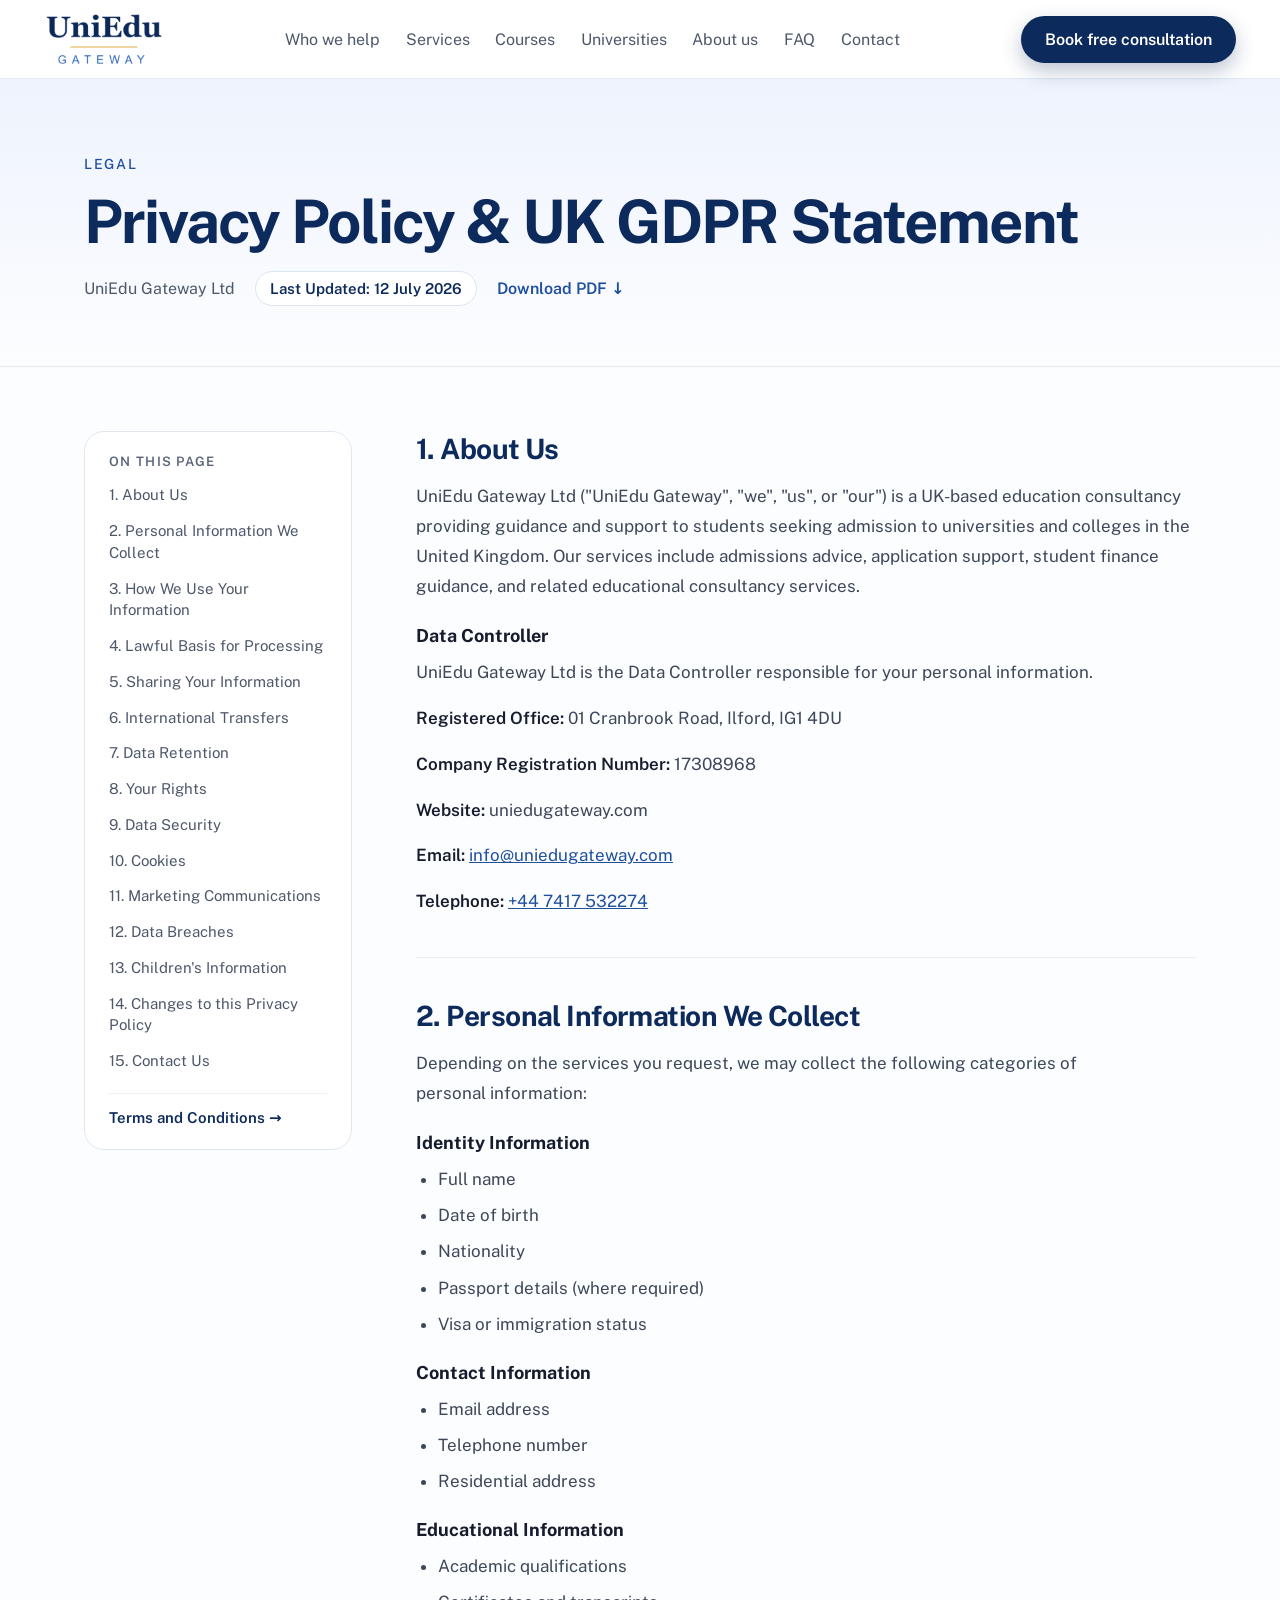
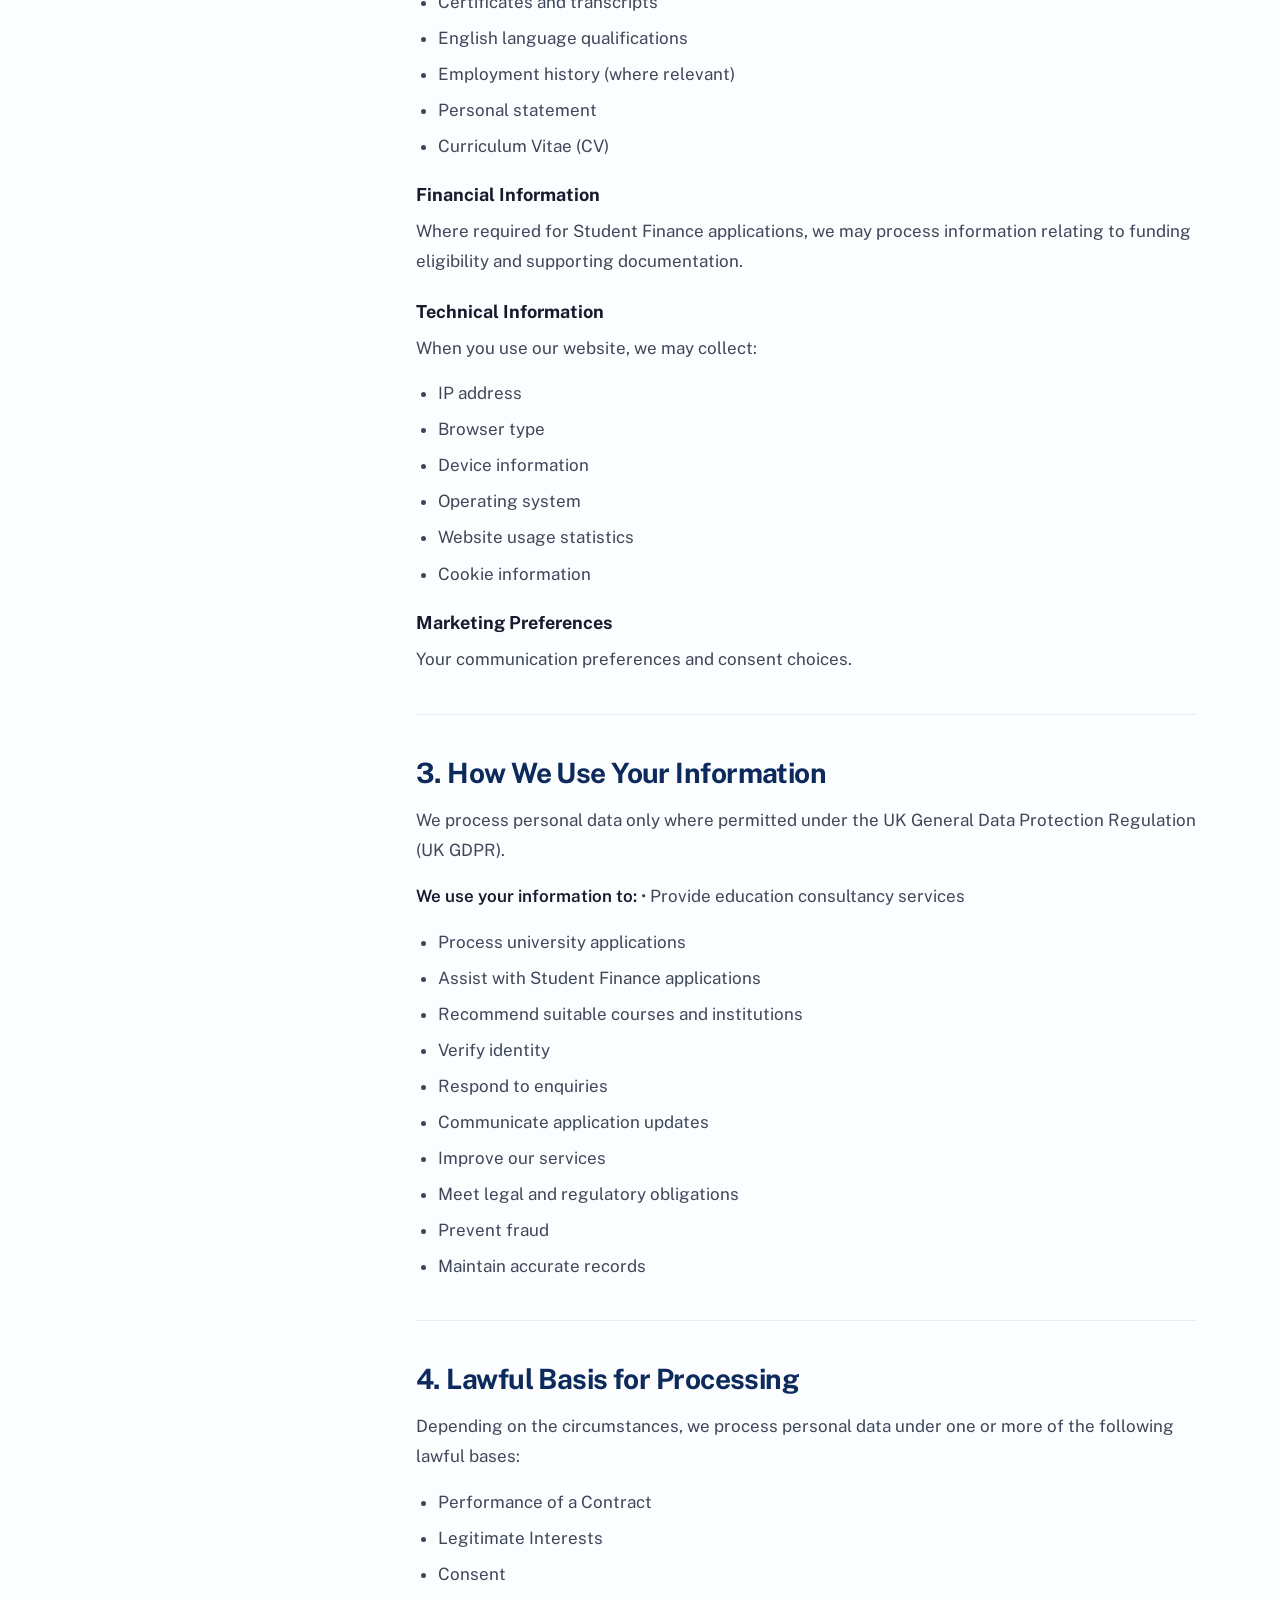
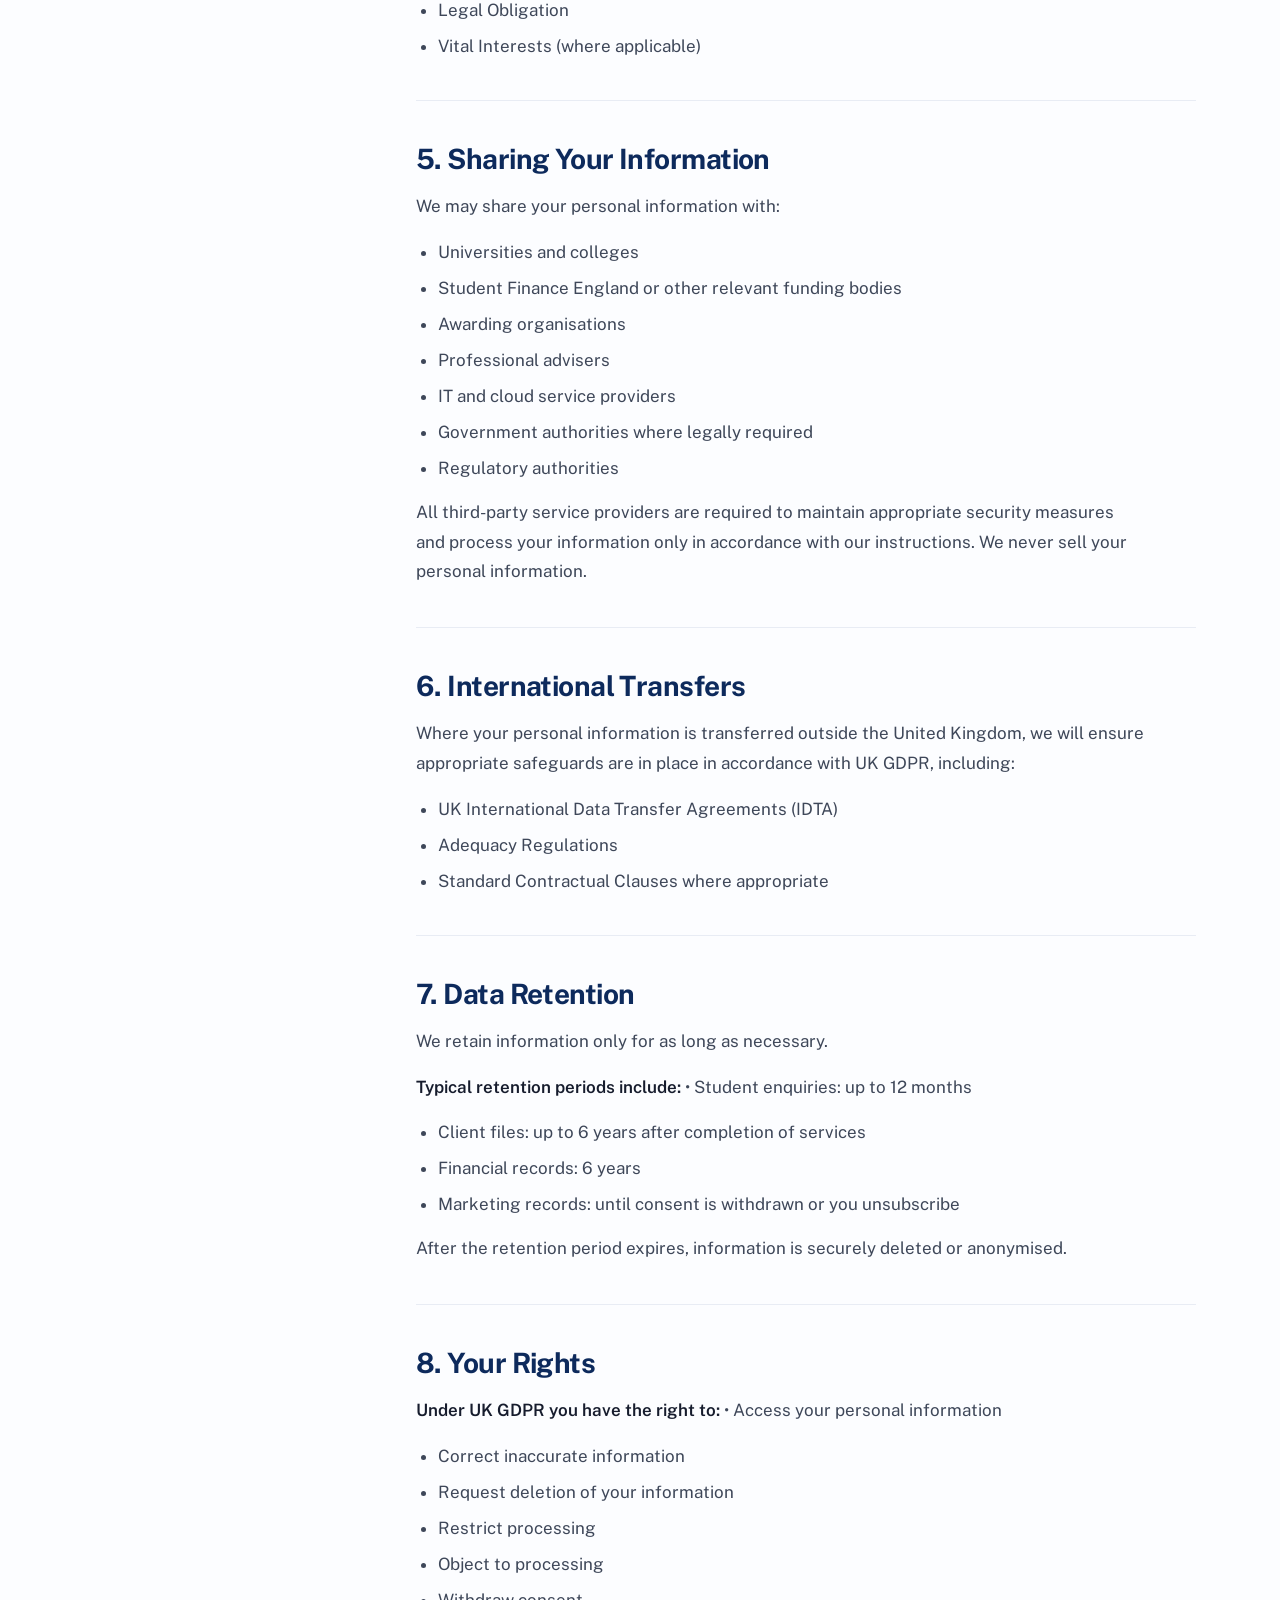
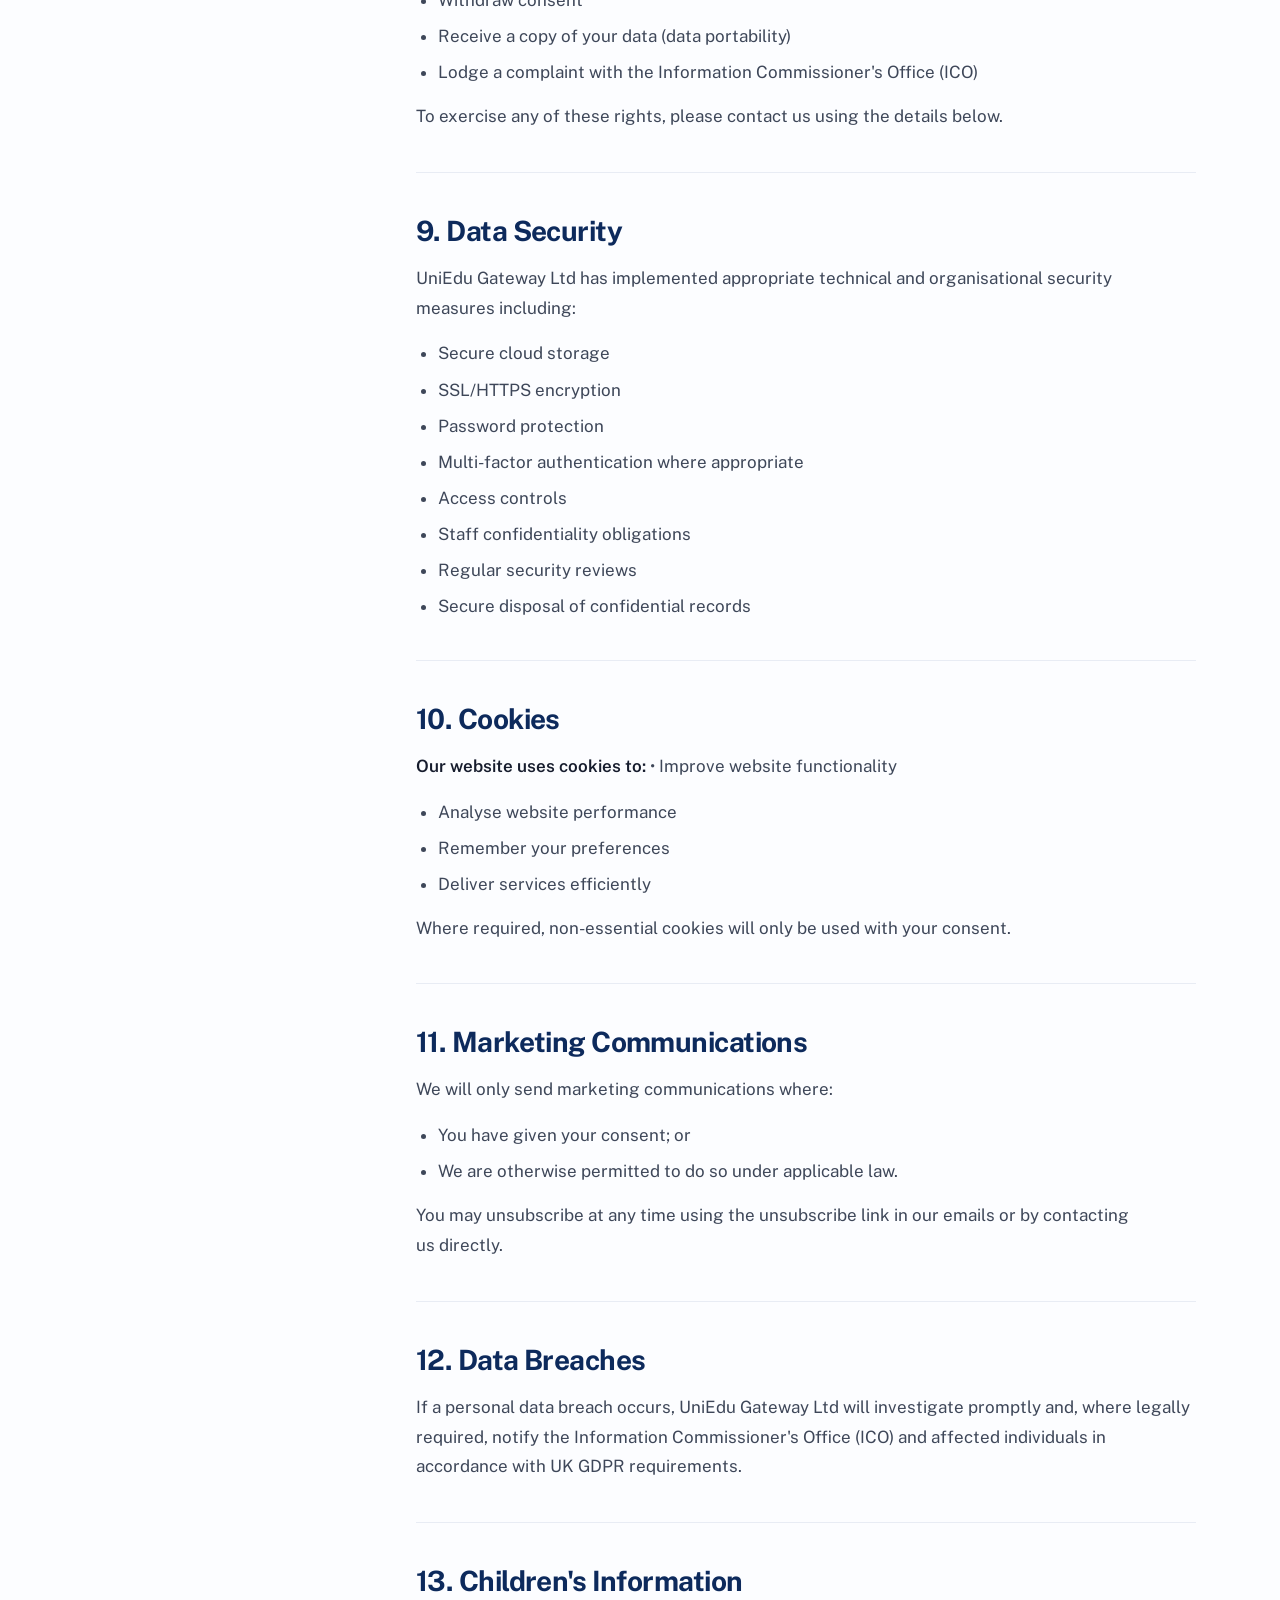
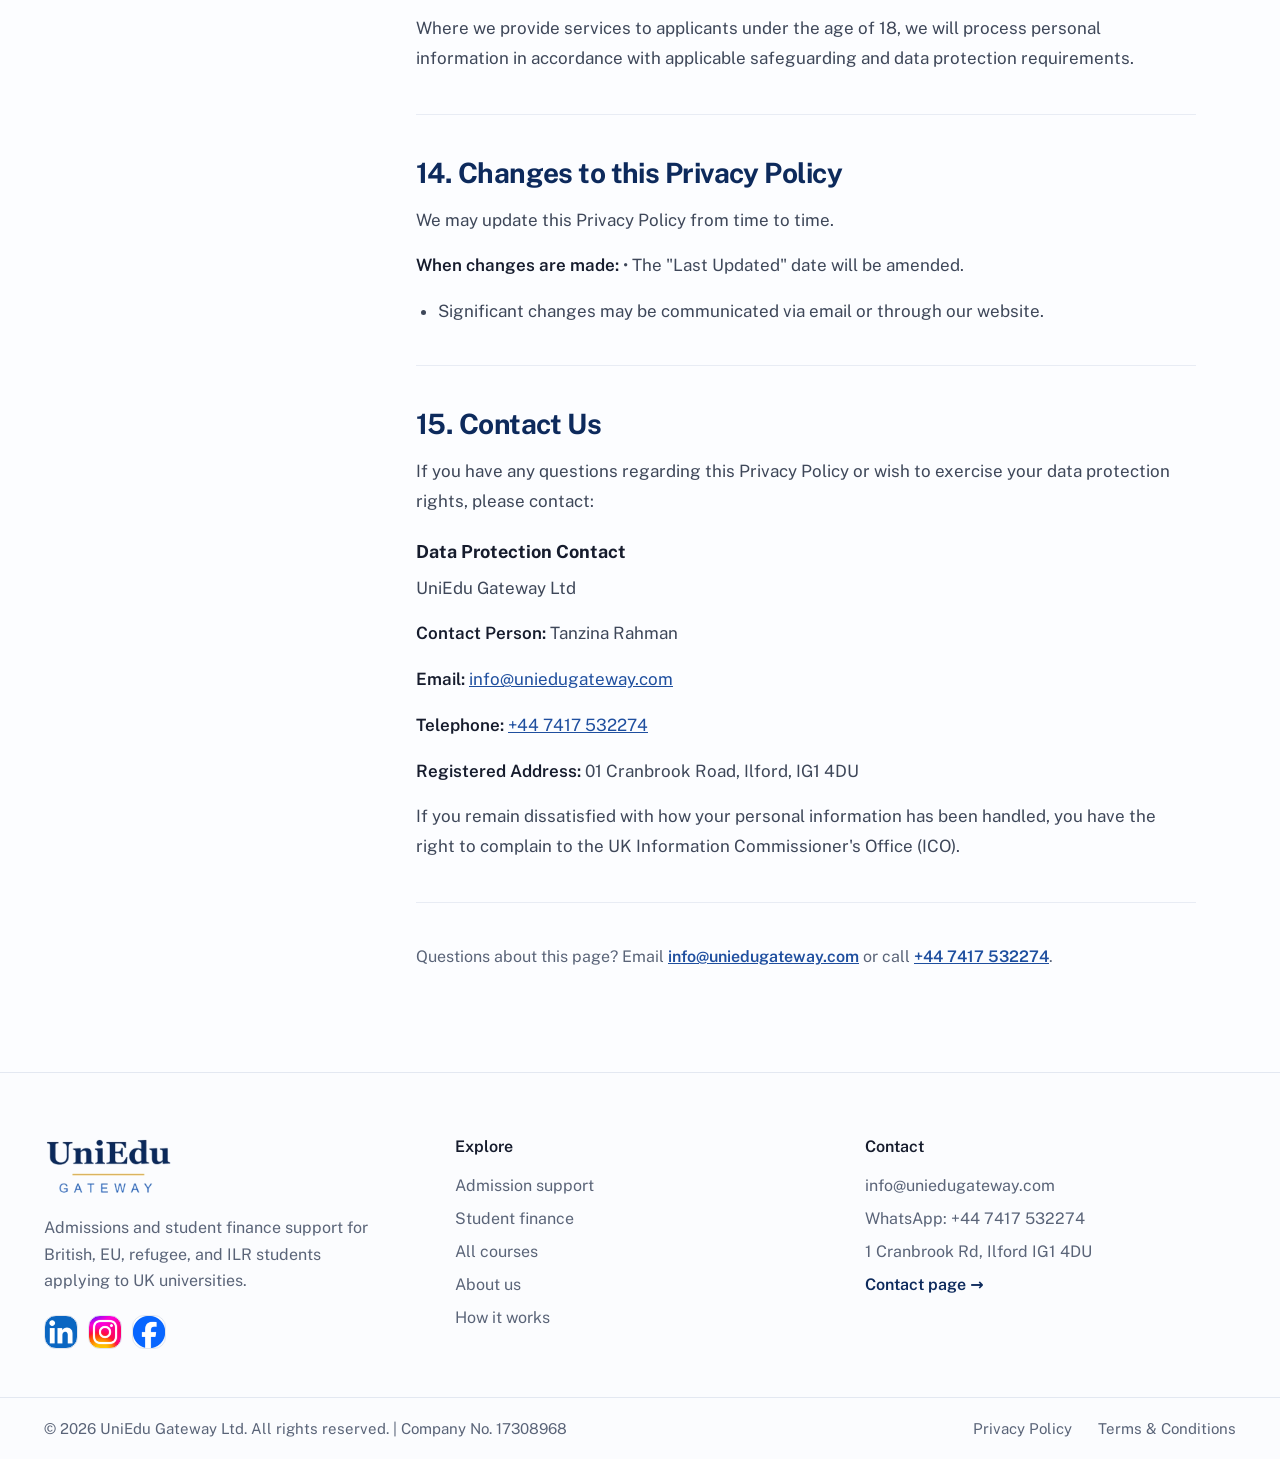
<file: privacy-policy.html>
<!DOCTYPE html>
<html lang="en">
<head>
<meta charset="utf-8">
<meta name="viewport" content="width=device-width, initial-scale=1">
<title>Privacy Policy — UniEdu Gateway</title>
<link rel="icon" href="images/favicon.png">
<link rel="preconnect" href="https://fonts.googleapis.com">
<link href="https://fonts.googleapis.com/css2?family=Public+Sans:wght@400;500;600;700;800&amp;display=swap" rel="stylesheet">
<link rel="stylesheet" href="css/style.css">
<style>html{scroll-behavior:smooth;scroll-padding-top:96px}body{margin:0;background:#FCFDFF;font-family:'Public Sans',system-ui,sans-serif;color:#161C2D;-webkit-font-smoothing:antialiased}*{box-sizing:border-box}a{color:#1F4F9F}a:hover{color:#0D2A5C}</style>
</head>
<body>
<div id="top" style="font-family: &quot;Public Sans&quot;, system-ui, sans-serif;"><div style="position: sticky; top: 0px; z-index: 50; display: block;"><header style="background: rgba(255, 255, 255, 0.94); backdrop-filter: blur(12px); border-bottom: 1px solid rgb(227, 232, 241); font-family: &quot;Public Sans&quot;, system-ui, sans-serif;">
  <div style="max-width: 1280px; margin: 0px auto; padding: 12px clamp(20px, 4vw, 44px); display: flex; align-items: center; justify-content: space-between; gap: 24px;">
    <a href="index.html#top" style="display: flex; align-items: center; flex: 0 0 auto;"><img src="images/logo.png" alt="UniEdu Gateway" style="height: 54px; width: auto; display: block;"></a>
    <div data-js="hdr-wide" style="display: contents;">
      <nav style="display: flex; align-items: center; gap: clamp(16px, 2vw, 30px); flex-wrap: wrap; justify-content: center;">
        
          <a href="index.html#who" class="hv1" style="font-size: 16px; font-weight: 400; color: rgb(78, 88, 107); text-decoration: none; white-space: nowrap;">Who we help</a>
        
          <a href="index.html#services" class="hv1" style="font-size: 16px; font-weight: 400; color: rgb(78, 88, 107); text-decoration: none; white-space: nowrap;">Services</a>
        
          <a href="courses.html" class="hv1" style="font-size: 16px; font-weight: 400; color: rgb(78, 88, 107); text-decoration: none; white-space: nowrap;">Courses</a>
        
          <a href="universities.html" class="hv1" style="font-size: 16px; font-weight: 400; color: rgb(78, 88, 107); text-decoration: none; white-space: nowrap;">Universities</a>
        
          <a href="about.html" class="hv1" style="font-size: 16px; font-weight: 400; color: rgb(78, 88, 107); text-decoration: none; white-space: nowrap;">About us</a>
        
          <a href="index.html#faq" class="hv1" style="font-size: 16px; font-weight: 400; color: rgb(78, 88, 107); text-decoration: none; white-space: nowrap;">FAQ</a>
        
          <a href="contact.html" class="hv1" style="font-size: 16px; font-weight: 400; color: rgb(78, 88, 107); text-decoration: none; white-space: nowrap;">Contact</a>
        
      </nav>
      <a href="contact.html#form" class="hv2" style="flex: 0 0 auto; background: rgb(13, 42, 92); color: rgb(255, 255, 255); text-decoration: none; font-weight: 600; font-size: 16px; padding: 14px 24px; border-radius: 999px; box-shadow: rgba(13, 42, 92, 0.28) 0px 8px 20px; white-space: nowrap;">Book free consultation</a>
    </div>
    <div data-js="hdr-narrow" style="display: contents;">
      <button data-js="hdr-toggle" aria-label="Menu" style="flex: 0 0 auto; display: flex; align-items: center; gap: 8px; background: rgb(238, 243, 253); border: 1px solid rgb(220, 228, 244); color: rgb(13, 42, 92); font: 600 15px &quot;Public Sans&quot;, sans-serif; padding: 11px 16px; border-radius: 999px; cursor: pointer;">Menu ☰</button>
    </div>
  </div>
  <div data-js="hdr-menu" hidden>
    <div style="border-top: 1px solid rgb(227, 232, 241); padding: 12px clamp(20px, 4vw, 44px) 22px; display: flex; flex-direction: column; gap: 4px;">
      
        <a href="index.html#who" data-js="hdr-close" style="font-size: 17px; font-weight: 400; color: rgb(78, 88, 107); text-decoration: none; padding: 12px 0px; border-bottom: 1px solid rgb(238, 241, 246);">Who we help</a>
      
        <a href="index.html#services" data-js="hdr-close" style="font-size: 17px; font-weight: 400; color: rgb(78, 88, 107); text-decoration: none; padding: 12px 0px; border-bottom: 1px solid rgb(238, 241, 246);">Services</a>
      
        <a href="courses.html" data-js="hdr-close" style="font-size: 17px; font-weight: 400; color: rgb(78, 88, 107); text-decoration: none; padding: 12px 0px; border-bottom: 1px solid rgb(238, 241, 246);">Courses</a>
      
        <a href="universities.html" data-js="hdr-close" style="font-size: 17px; font-weight: 400; color: rgb(78, 88, 107); text-decoration: none; padding: 12px 0px; border-bottom: 1px solid rgb(238, 241, 246);">Universities</a>
      
        <a href="about.html" data-js="hdr-close" style="font-size: 17px; font-weight: 400; color: rgb(78, 88, 107); text-decoration: none; padding: 12px 0px; border-bottom: 1px solid rgb(238, 241, 246);">About us</a>
      
        <a href="index.html#faq" data-js="hdr-close" style="font-size: 17px; font-weight: 400; color: rgb(78, 88, 107); text-decoration: none; padding: 12px 0px; border-bottom: 1px solid rgb(238, 241, 246);">FAQ</a>
      
        <a href="contact.html" data-js="hdr-close" style="font-size: 17px; font-weight: 400; color: rgb(78, 88, 107); text-decoration: none; padding: 12px 0px; border-bottom: 1px solid rgb(238, 241, 246);">Contact</a>
      
      <a href="contact.html#form" style="margin-top: 14px; text-align: center; background: rgb(13, 42, 92); color: rgb(255, 255, 255); text-decoration: none; font-weight: 600; font-size: 16px; padding: 15px 24px; border-radius: 999px;">Book free consultation</a>
    </div>
  </div></header></div><section data-screen-label="Legal hero" style="background: linear-gradient(rgb(238, 243, 253) 0%, rgb(252, 253, 255) 100%); border-bottom: 1px solid rgb(227, 232, 241);">
  <div style="max-width: 1200px; margin: 0px auto; padding: clamp(48px, 6vw, 84px) clamp(20px, 4vw, 44px) clamp(40px, 5vw, 60px); display: flex; flex-direction: column; gap: 18px;">
    <div style="font-size: 14px; letter-spacing: 0.12em; text-transform: uppercase; color: rgb(31, 79, 159); font-weight: 500;">Legal</div>
    <h1 style="margin: 0px; font-size: clamp(36px, 5vw, 60px); line-height: 1.06; letter-spacing: -0.035em; font-weight: 700; color: rgb(13, 42, 92); text-wrap: balance;">Privacy Policy &amp; UK GDPR Statement</h1>
    <div style="display: flex; flex-wrap: wrap; align-items: center; gap: 12px 20px; font-size: 16px; color: rgb(78, 88, 107);">
      <span>UniEdu Gateway Ltd</span>
      <span style="background: rgb(255, 255, 255); border: 1px solid rgb(220, 228, 244); color: rgb(13, 42, 92); font-weight: 600; font-size: 15px; padding: 8px 14px; border-radius: 999px;">Last Updated: 12 July 2026</span>
      <a href="documents/privacy-policy.pdf" target="_blank" rel="noopener" class="hv13" style="font-weight: 600; color: rgb(31, 79, 159); text-decoration: none;">Download PDF ↓</a>
    </div>
  </div></section><div data-screen-label="Legal body" style="max-width: 1200px; margin: 0px auto; padding: clamp(40px, 5vw, 72px) clamp(20px, 4vw, 44px) clamp(64px, 8vw, 110px); display: flex; flex-wrap: wrap; gap: clamp(32px, 5vw, 72px); align-items: flex-start;">
  <aside style="position: sticky; top: 100px; background: rgb(255, 255, 255); border: 1px solid rgb(225, 230, 239); border-radius: 20px; padding: 22px 24px; display: flex; flex-direction: column; flex: 1 1 260px; max-width: 340px;">
    <div style="font-size: 13px; letter-spacing: 0.1em; text-transform: uppercase; color: rgb(90, 100, 120); font-weight: 600; margin-bottom: 8px;">On this page</div>
    <nav style="display: flex; flex-direction: column;">
          <a href="#s1" class="hv1" style="font-size: 15px; line-height: 1.45; color: rgb(78, 88, 107); text-decoration: none; padding: 7px 0px;">1. About Us</a>
          <a href="#s2" class="hv1" style="font-size: 15px; line-height: 1.45; color: rgb(78, 88, 107); text-decoration: none; padding: 7px 0px;">2. Personal Information We Collect</a>
          <a href="#s3" class="hv1" style="font-size: 15px; line-height: 1.45; color: rgb(78, 88, 107); text-decoration: none; padding: 7px 0px;">3. How We Use Your Information</a>
          <a href="#s4" class="hv1" style="font-size: 15px; line-height: 1.45; color: rgb(78, 88, 107); text-decoration: none; padding: 7px 0px;">4. Lawful Basis for Processing</a>
          <a href="#s5" class="hv1" style="font-size: 15px; line-height: 1.45; color: rgb(78, 88, 107); text-decoration: none; padding: 7px 0px;">5. Sharing Your Information</a>
          <a href="#s6" class="hv1" style="font-size: 15px; line-height: 1.45; color: rgb(78, 88, 107); text-decoration: none; padding: 7px 0px;">6. International Transfers</a>
          <a href="#s7" class="hv1" style="font-size: 15px; line-height: 1.45; color: rgb(78, 88, 107); text-decoration: none; padding: 7px 0px;">7. Data Retention</a>
          <a href="#s8" class="hv1" style="font-size: 15px; line-height: 1.45; color: rgb(78, 88, 107); text-decoration: none; padding: 7px 0px;">8. Your Rights</a>
          <a href="#s9" class="hv1" style="font-size: 15px; line-height: 1.45; color: rgb(78, 88, 107); text-decoration: none; padding: 7px 0px;">9. Data Security</a>
          <a href="#s10" class="hv1" style="font-size: 15px; line-height: 1.45; color: rgb(78, 88, 107); text-decoration: none; padding: 7px 0px;">10. Cookies</a>
          <a href="#s11" class="hv1" style="font-size: 15px; line-height: 1.45; color: rgb(78, 88, 107); text-decoration: none; padding: 7px 0px;">11. Marketing Communications</a>
          <a href="#s12" class="hv1" style="font-size: 15px; line-height: 1.45; color: rgb(78, 88, 107); text-decoration: none; padding: 7px 0px;">12. Data Breaches</a>
          <a href="#s13" class="hv1" style="font-size: 15px; line-height: 1.45; color: rgb(78, 88, 107); text-decoration: none; padding: 7px 0px;">13. Children's Information</a>
          <a href="#s14" class="hv1" style="font-size: 15px; line-height: 1.45; color: rgb(78, 88, 107); text-decoration: none; padding: 7px 0px;">14. Changes to this Privacy Policy</a>
          <a href="#s15" class="hv1" style="font-size: 15px; line-height: 1.45; color: rgb(78, 88, 107); text-decoration: none; padding: 7px 0px;">15. Contact Us</a>
    </nav>
    <div style="border-top: 1px solid rgb(238, 241, 246); margin-top: 14px; padding-top: 14px;"><a href="terms-and-conditions.html" class="hv1" style="font-size: 15px; font-weight: 600; color: rgb(13, 42, 92); text-decoration: none;">Terms and Conditions →</a></div>
  </aside>
  <article style="flex: 999 1 520px; min-width: 0px; max-width: 780px; display: flex; flex-direction: column; gap: 40px;">
      <section id="s1" style="display: flex; flex-direction: column; gap: 16px; padding-bottom: 40px; border-bottom: 1px solid rgb(232, 236, 244);">
        <h2 style="margin: 0px; font-size: clamp(23px, 2.2vw, 28px); line-height: 1.25; letter-spacing: -0.02em; font-weight: 700; color: rgb(13, 42, 92);">1. About Us</h2>
        <p style="margin: 0px; font-size: 17px; line-height: 1.75; color: rgb(62, 71, 89); text-wrap: pretty;">UniEdu Gateway Ltd ("UniEdu Gateway", "we", "us", or "our") is a UK-based education consultancy providing guidance and support to students seeking admission to universities and colleges in the United Kingdom. Our services include admissions advice, application support, student finance guidance, and related educational consultancy services.</p>
        <h3 style="margin: 8px 0px -4px; font-size: 18px; font-weight: 700; color: rgb(22, 28, 45);">Data Controller</h3>
        <p style="margin: 0px; font-size: 17px; line-height: 1.75; color: rgb(62, 71, 89); text-wrap: pretty;">UniEdu Gateway Ltd is the Data Controller responsible for your personal information.</p>
        <p style="margin: 0px; font-size: 17px; line-height: 1.75; color: rgb(62, 71, 89); text-wrap: pretty;"><strong style="font-weight: 600; color: rgb(22, 28, 45);">Registered Office:</strong> 01 Cranbrook Road, Ilford, IG1 4DU</p>
        <p style="margin: 0px; font-size: 17px; line-height: 1.75; color: rgb(62, 71, 89); text-wrap: pretty;"><strong style="font-weight: 600; color: rgb(22, 28, 45);">Company Registration Number:</strong> 17308968</p>
        <p style="margin: 0px; font-size: 17px; line-height: 1.75; color: rgb(62, 71, 89); text-wrap: pretty;"><strong style="font-weight: 600; color: rgb(22, 28, 45);">Website:</strong> uniedugateway.com</p>
        <p style="margin: 0px; font-size: 17px; line-height: 1.75; color: rgb(62, 71, 89); text-wrap: pretty;"><strong style="font-weight: 600; color: rgb(22, 28, 45);">Email:</strong> <a href="mailto:info@uniedugateway.com" style="color: rgb(31, 79, 159);">info@uniedugateway.com</a></p>
        <p style="margin: 0px; font-size: 17px; line-height: 1.75; color: rgb(62, 71, 89); text-wrap: pretty;"><strong style="font-weight: 600; color: rgb(22, 28, 45);">Telephone:</strong> <a href="tel:+447417532274" style="color: rgb(31, 79, 159);">+44 7417 532274</a></p>
      </section>
      <section id="s2" style="display: flex; flex-direction: column; gap: 16px; padding-bottom: 40px; border-bottom: 1px solid rgb(232, 236, 244);">
        <h2 style="margin: 0px; font-size: clamp(23px, 2.2vw, 28px); line-height: 1.25; letter-spacing: -0.02em; font-weight: 700; color: rgb(13, 42, 92);">2. Personal Information We Collect</h2>
        <p style="margin: 0px; font-size: 17px; line-height: 1.75; color: rgb(62, 71, 89); text-wrap: pretty;">Depending on the services you request, we may collect the following categories of personal information:</p>
        <h3 style="margin: 8px 0px -4px; font-size: 18px; font-weight: 700; color: rgb(22, 28, 45);">Identity Information</h3>
        <ul style="margin: 0px; padding-left: 22px; display: flex; flex-direction: column; gap: 8px; font-size: 17px; line-height: 1.65; color: rgb(62, 71, 89);">
          <li>Full name</li>
          <li>Date of birth</li>
          <li>Nationality</li>
          <li>Passport details (where required)</li>
          <li>Visa or immigration status</li>
        </ul>
        <h3 style="margin: 8px 0px -4px; font-size: 18px; font-weight: 700; color: rgb(22, 28, 45);">Contact Information</h3>
        <ul style="margin: 0px; padding-left: 22px; display: flex; flex-direction: column; gap: 8px; font-size: 17px; line-height: 1.65; color: rgb(62, 71, 89);">
          <li>Email address</li>
          <li>Telephone number</li>
          <li>Residential address</li>
        </ul>
        <h3 style="margin: 8px 0px -4px; font-size: 18px; font-weight: 700; color: rgb(22, 28, 45);">Educational Information</h3>
        <ul style="margin: 0px; padding-left: 22px; display: flex; flex-direction: column; gap: 8px; font-size: 17px; line-height: 1.65; color: rgb(62, 71, 89);">
          <li>Academic qualifications</li>
          <li>Certificates and transcripts</li>
          <li>English language qualifications</li>
          <li>Employment history (where relevant)</li>
          <li>Personal statement</li>
          <li>Curriculum Vitae (CV)</li>
        </ul>
        <h3 style="margin: 8px 0px -4px; font-size: 18px; font-weight: 700; color: rgb(22, 28, 45);">Financial Information</h3>
        <p style="margin: 0px; font-size: 17px; line-height: 1.75; color: rgb(62, 71, 89); text-wrap: pretty;">Where required for Student Finance applications, we may process information relating to funding eligibility and supporting documentation.</p>
        <h3 style="margin: 8px 0px -4px; font-size: 18px; font-weight: 700; color: rgb(22, 28, 45);">Technical Information</h3>
        <p style="margin: 0px; font-size: 17px; line-height: 1.75; color: rgb(62, 71, 89); text-wrap: pretty;">When you use our website, we may collect:</p>
        <ul style="margin: 0px; padding-left: 22px; display: flex; flex-direction: column; gap: 8px; font-size: 17px; line-height: 1.65; color: rgb(62, 71, 89);">
          <li>IP address</li>
          <li>Browser type</li>
          <li>Device information</li>
          <li>Operating system</li>
          <li>Website usage statistics</li>
          <li>Cookie information</li>
        </ul>
        <h3 style="margin: 8px 0px -4px; font-size: 18px; font-weight: 700; color: rgb(22, 28, 45);">Marketing Preferences</h3>
        <p style="margin: 0px; font-size: 17px; line-height: 1.75; color: rgb(62, 71, 89); text-wrap: pretty;">Your communication preferences and consent choices.</p>
      </section>
      <section id="s3" style="display: flex; flex-direction: column; gap: 16px; padding-bottom: 40px; border-bottom: 1px solid rgb(232, 236, 244);">
        <h2 style="margin: 0px; font-size: clamp(23px, 2.2vw, 28px); line-height: 1.25; letter-spacing: -0.02em; font-weight: 700; color: rgb(13, 42, 92);">3. How We Use Your Information</h2>
        <p style="margin: 0px; font-size: 17px; line-height: 1.75; color: rgb(62, 71, 89); text-wrap: pretty;">We process personal data only where permitted under the UK General Data Protection Regulation (UK GDPR).</p>
        <p style="margin: 0px; font-size: 17px; line-height: 1.75; color: rgb(62, 71, 89); text-wrap: pretty;"><strong style="font-weight: 600; color: rgb(22, 28, 45);">We use your information to:</strong> • Provide education consultancy services</p>
        <ul style="margin: 0px; padding-left: 22px; display: flex; flex-direction: column; gap: 8px; font-size: 17px; line-height: 1.65; color: rgb(62, 71, 89);">
          <li>Process university applications</li>
          <li>Assist with Student Finance applications</li>
          <li>Recommend suitable courses and institutions</li>
          <li>Verify identity</li>
          <li>Respond to enquiries</li>
          <li>Communicate application updates</li>
          <li>Improve our services</li>
          <li>Meet legal and regulatory obligations</li>
          <li>Prevent fraud</li>
          <li>Maintain accurate records</li>
        </ul>
      </section>
      <section id="s4" style="display: flex; flex-direction: column; gap: 16px; padding-bottom: 40px; border-bottom: 1px solid rgb(232, 236, 244);">
        <h2 style="margin: 0px; font-size: clamp(23px, 2.2vw, 28px); line-height: 1.25; letter-spacing: -0.02em; font-weight: 700; color: rgb(13, 42, 92);">4. Lawful Basis for Processing</h2>
        <p style="margin: 0px; font-size: 17px; line-height: 1.75; color: rgb(62, 71, 89); text-wrap: pretty;">Depending on the circumstances, we process personal data under one or more of the following lawful bases:</p>
        <ul style="margin: 0px; padding-left: 22px; display: flex; flex-direction: column; gap: 8px; font-size: 17px; line-height: 1.65; color: rgb(62, 71, 89);">
          <li>Performance of a Contract</li>
          <li>Legitimate Interests</li>
          <li>Consent</li>
          <li>Legal Obligation</li>
          <li>Vital Interests (where applicable)</li>
        </ul>
      </section>
      <section id="s5" style="display: flex; flex-direction: column; gap: 16px; padding-bottom: 40px; border-bottom: 1px solid rgb(232, 236, 244);">
        <h2 style="margin: 0px; font-size: clamp(23px, 2.2vw, 28px); line-height: 1.25; letter-spacing: -0.02em; font-weight: 700; color: rgb(13, 42, 92);">5. Sharing Your Information</h2>
        <p style="margin: 0px; font-size: 17px; line-height: 1.75; color: rgb(62, 71, 89); text-wrap: pretty;">We may share your personal information with:</p>
        <ul style="margin: 0px; padding-left: 22px; display: flex; flex-direction: column; gap: 8px; font-size: 17px; line-height: 1.65; color: rgb(62, 71, 89);">
          <li>Universities and colleges</li>
          <li>Student Finance England or other relevant funding bodies</li>
          <li>Awarding organisations</li>
          <li>Professional advisers</li>
          <li>IT and cloud service providers</li>
          <li>Government authorities where legally required</li>
          <li>Regulatory authorities</li>
        </ul>
        <p style="margin: 0px; font-size: 17px; line-height: 1.75; color: rgb(62, 71, 89); text-wrap: pretty;">All third-party service providers are required to maintain appropriate security measures and process your information only in accordance with our instructions. We never sell your personal information.</p>
      </section>
      <section id="s6" style="display: flex; flex-direction: column; gap: 16px; padding-bottom: 40px; border-bottom: 1px solid rgb(232, 236, 244);">
        <h2 style="margin: 0px; font-size: clamp(23px, 2.2vw, 28px); line-height: 1.25; letter-spacing: -0.02em; font-weight: 700; color: rgb(13, 42, 92);">6. International Transfers</h2>
        <p style="margin: 0px; font-size: 17px; line-height: 1.75; color: rgb(62, 71, 89); text-wrap: pretty;">Where your personal information is transferred outside the United Kingdom, we will ensure appropriate safeguards are in place in accordance with UK GDPR, including:</p>
        <ul style="margin: 0px; padding-left: 22px; display: flex; flex-direction: column; gap: 8px; font-size: 17px; line-height: 1.65; color: rgb(62, 71, 89);">
          <li>UK International Data Transfer Agreements (IDTA)</li>
          <li>Adequacy Regulations</li>
          <li>Standard Contractual Clauses where appropriate</li>
        </ul>
      </section>
      <section id="s7" style="display: flex; flex-direction: column; gap: 16px; padding-bottom: 40px; border-bottom: 1px solid rgb(232, 236, 244);">
        <h2 style="margin: 0px; font-size: clamp(23px, 2.2vw, 28px); line-height: 1.25; letter-spacing: -0.02em; font-weight: 700; color: rgb(13, 42, 92);">7. Data Retention</h2>
        <p style="margin: 0px; font-size: 17px; line-height: 1.75; color: rgb(62, 71, 89); text-wrap: pretty;">We retain information only for as long as necessary.</p>
        <p style="margin: 0px; font-size: 17px; line-height: 1.75; color: rgb(62, 71, 89); text-wrap: pretty;"><strong style="font-weight: 600; color: rgb(22, 28, 45);">Typical retention periods include:</strong> • Student enquiries: up to 12 months</p>
        <ul style="margin: 0px; padding-left: 22px; display: flex; flex-direction: column; gap: 8px; font-size: 17px; line-height: 1.65; color: rgb(62, 71, 89);">
          <li>Client files: up to 6 years after completion of services</li>
          <li>Financial records: 6 years</li>
          <li>Marketing records: until consent is withdrawn or you unsubscribe</li>
        </ul>
        <p style="margin: 0px; font-size: 17px; line-height: 1.75; color: rgb(62, 71, 89); text-wrap: pretty;">After the retention period expires, information is securely deleted or anonymised.</p>
      </section>
      <section id="s8" style="display: flex; flex-direction: column; gap: 16px; padding-bottom: 40px; border-bottom: 1px solid rgb(232, 236, 244);">
        <h2 style="margin: 0px; font-size: clamp(23px, 2.2vw, 28px); line-height: 1.25; letter-spacing: -0.02em; font-weight: 700; color: rgb(13, 42, 92);">8. Your Rights</h2>
        <p style="margin: 0px; font-size: 17px; line-height: 1.75; color: rgb(62, 71, 89); text-wrap: pretty;"><strong style="font-weight: 600; color: rgb(22, 28, 45);">Under UK GDPR you have the right to:</strong> • Access your personal information</p>
        <ul style="margin: 0px; padding-left: 22px; display: flex; flex-direction: column; gap: 8px; font-size: 17px; line-height: 1.65; color: rgb(62, 71, 89);">
          <li>Correct inaccurate information</li>
          <li>Request deletion of your information</li>
          <li>Restrict processing</li>
          <li>Object to processing</li>
          <li>Withdraw consent</li>
          <li>Receive a copy of your data (data portability)</li>
          <li>Lodge a complaint with the Information Commissioner's Office (ICO)</li>
        </ul>
        <p style="margin: 0px; font-size: 17px; line-height: 1.75; color: rgb(62, 71, 89); text-wrap: pretty;">To exercise any of these rights, please contact us using the details below.</p>
      </section>
      <section id="s9" style="display: flex; flex-direction: column; gap: 16px; padding-bottom: 40px; border-bottom: 1px solid rgb(232, 236, 244);">
        <h2 style="margin: 0px; font-size: clamp(23px, 2.2vw, 28px); line-height: 1.25; letter-spacing: -0.02em; font-weight: 700; color: rgb(13, 42, 92);">9. Data Security</h2>
        <p style="margin: 0px; font-size: 17px; line-height: 1.75; color: rgb(62, 71, 89); text-wrap: pretty;">UniEdu Gateway Ltd has implemented appropriate technical and organisational security measures including:</p>
        <ul style="margin: 0px; padding-left: 22px; display: flex; flex-direction: column; gap: 8px; font-size: 17px; line-height: 1.65; color: rgb(62, 71, 89);">
          <li>Secure cloud storage</li>
          <li>SSL/HTTPS encryption</li>
          <li>Password protection</li>
          <li>Multi-factor authentication where appropriate</li>
          <li>Access controls</li>
          <li>Staff confidentiality obligations</li>
          <li>Regular security reviews</li>
          <li>Secure disposal of confidential records</li>
        </ul>
      </section>
      <section id="s10" style="display: flex; flex-direction: column; gap: 16px; padding-bottom: 40px; border-bottom: 1px solid rgb(232, 236, 244);">
        <h2 style="margin: 0px; font-size: clamp(23px, 2.2vw, 28px); line-height: 1.25; letter-spacing: -0.02em; font-weight: 700; color: rgb(13, 42, 92);">10. Cookies</h2>
        <p style="margin: 0px; font-size: 17px; line-height: 1.75; color: rgb(62, 71, 89); text-wrap: pretty;"><strong style="font-weight: 600; color: rgb(22, 28, 45);">Our website uses cookies to:</strong> • Improve website functionality</p>
        <ul style="margin: 0px; padding-left: 22px; display: flex; flex-direction: column; gap: 8px; font-size: 17px; line-height: 1.65; color: rgb(62, 71, 89);">
          <li>Analyse website performance</li>
          <li>Remember your preferences</li>
          <li>Deliver services efficiently</li>
        </ul>
        <p style="margin: 0px; font-size: 17px; line-height: 1.75; color: rgb(62, 71, 89); text-wrap: pretty;">Where required, non-essential cookies will only be used with your consent.</p>
      </section>
      <section id="s11" style="display: flex; flex-direction: column; gap: 16px; padding-bottom: 40px; border-bottom: 1px solid rgb(232, 236, 244);">
        <h2 style="margin: 0px; font-size: clamp(23px, 2.2vw, 28px); line-height: 1.25; letter-spacing: -0.02em; font-weight: 700; color: rgb(13, 42, 92);">11. Marketing Communications</h2>
        <p style="margin: 0px; font-size: 17px; line-height: 1.75; color: rgb(62, 71, 89); text-wrap: pretty;">We will only send marketing communications where:</p>
        <ul style="margin: 0px; padding-left: 22px; display: flex; flex-direction: column; gap: 8px; font-size: 17px; line-height: 1.65; color: rgb(62, 71, 89);">
          <li>You have given your consent; or</li>
          <li>We are otherwise permitted to do so under applicable law.</li>
        </ul>
        <p style="margin: 0px; font-size: 17px; line-height: 1.75; color: rgb(62, 71, 89); text-wrap: pretty;">You may unsubscribe at any time using the unsubscribe link in our emails or by contacting us directly.</p>
      </section>
      <section id="s12" style="display: flex; flex-direction: column; gap: 16px; padding-bottom: 40px; border-bottom: 1px solid rgb(232, 236, 244);">
        <h2 style="margin: 0px; font-size: clamp(23px, 2.2vw, 28px); line-height: 1.25; letter-spacing: -0.02em; font-weight: 700; color: rgb(13, 42, 92);">12. Data Breaches</h2>
        <p style="margin: 0px; font-size: 17px; line-height: 1.75; color: rgb(62, 71, 89); text-wrap: pretty;">If a personal data breach occurs, UniEdu Gateway Ltd will investigate promptly and, where legally required, notify the Information Commissioner's Office (ICO) and affected individuals in accordance with UK GDPR requirements.</p>
      </section>
      <section id="s13" style="display: flex; flex-direction: column; gap: 16px; padding-bottom: 40px; border-bottom: 1px solid rgb(232, 236, 244);">
        <h2 style="margin: 0px; font-size: clamp(23px, 2.2vw, 28px); line-height: 1.25; letter-spacing: -0.02em; font-weight: 700; color: rgb(13, 42, 92);">13. Children's Information</h2>
        <p style="margin: 0px; font-size: 17px; line-height: 1.75; color: rgb(62, 71, 89); text-wrap: pretty;">Where we provide services to applicants under the age of 18, we will process personal information in accordance with applicable safeguarding and data protection requirements.</p>
      </section>
      <section id="s14" style="display: flex; flex-direction: column; gap: 16px; padding-bottom: 40px; border-bottom: 1px solid rgb(232, 236, 244);">
        <h2 style="margin: 0px; font-size: clamp(23px, 2.2vw, 28px); line-height: 1.25; letter-spacing: -0.02em; font-weight: 700; color: rgb(13, 42, 92);">14. Changes to this Privacy Policy</h2>
        <p style="margin: 0px; font-size: 17px; line-height: 1.75; color: rgb(62, 71, 89); text-wrap: pretty;">We may update this Privacy Policy from time to time.</p>
        <p style="margin: 0px; font-size: 17px; line-height: 1.75; color: rgb(62, 71, 89); text-wrap: pretty;"><strong style="font-weight: 600; color: rgb(22, 28, 45);">When changes are made:</strong> • The "Last Updated" date will be amended.</p>
        <ul style="margin: 0px; padding-left: 22px; display: flex; flex-direction: column; gap: 8px; font-size: 17px; line-height: 1.65; color: rgb(62, 71, 89);">
          <li>Significant changes may be communicated via email or through our website.</li>
        </ul>
      </section>
      <section id="s15" style="display: flex; flex-direction: column; gap: 16px; padding-bottom: 40px; border-bottom: 1px solid rgb(232, 236, 244);">
        <h2 style="margin: 0px; font-size: clamp(23px, 2.2vw, 28px); line-height: 1.25; letter-spacing: -0.02em; font-weight: 700; color: rgb(13, 42, 92);">15. Contact Us</h2>
        <p style="margin: 0px; font-size: 17px; line-height: 1.75; color: rgb(62, 71, 89); text-wrap: pretty;">If you have any questions regarding this Privacy Policy or wish to exercise your data protection rights, please contact:</p>
        <h3 style="margin: 8px 0px -4px; font-size: 18px; font-weight: 700; color: rgb(22, 28, 45);">Data Protection Contact</h3>
        <p style="margin: 0px; font-size: 17px; line-height: 1.75; color: rgb(62, 71, 89); text-wrap: pretty;">UniEdu Gateway Ltd</p>
        <p style="margin: 0px; font-size: 17px; line-height: 1.75; color: rgb(62, 71, 89); text-wrap: pretty;"><strong style="font-weight: 600; color: rgb(22, 28, 45);">Contact Person:</strong> Tanzina Rahman</p>
        <p style="margin: 0px; font-size: 17px; line-height: 1.75; color: rgb(62, 71, 89); text-wrap: pretty;"><strong style="font-weight: 600; color: rgb(22, 28, 45);">Email:</strong> <a href="mailto:info@uniedugateway.com" style="color: rgb(31, 79, 159);">info@uniedugateway.com</a></p>
        <p style="margin: 0px; font-size: 17px; line-height: 1.75; color: rgb(62, 71, 89); text-wrap: pretty;"><strong style="font-weight: 600; color: rgb(22, 28, 45);">Telephone:</strong> <a href="tel:+447417532274" style="color: rgb(31, 79, 159);">+44 7417 532274</a></p>
        <p style="margin: 0px; font-size: 17px; line-height: 1.75; color: rgb(62, 71, 89); text-wrap: pretty;"><strong style="font-weight: 600; color: rgb(22, 28, 45);">Registered Address:</strong> 01 Cranbrook Road, Ilford, IG1 4DU</p>
        <p style="margin: 0px; font-size: 17px; line-height: 1.75; color: rgb(62, 71, 89); text-wrap: pretty;">If you remain dissatisfied with how your personal information has been handled, you have the right to complain to the UK Information Commissioner's Office (ICO).</p>
      </section>
      <p style="margin: 0px; font-size: 16px; line-height: 1.7; color: rgb(90, 100, 120);">Questions about this page? Email <a href="mailto:info@uniedugateway.com" style="color: rgb(31, 79, 159); font-weight: 600;">info@uniedugateway.com</a> or call <a href="tel:+447417532274" style="color: rgb(31, 79, 159); font-weight: 600;">+44 7417 532274</a>.</p>
  </article></div><footer style="background: rgb(251, 252, 254); border-top: 1px solid rgb(227, 232, 241); font-family: &quot;Public Sans&quot;, system-ui, sans-serif; color: rgb(90, 100, 120);">
  <div style="max-width: 1280px; margin: 0px auto; padding: 64px clamp(20px, 4vw, 44px) 48px; display: grid; grid-template-columns: repeat(auto-fit, minmax(200px, 1fr)); gap: 40px;">
    <div style="display: flex; flex-direction: column; gap: 20px; min-width: 0px;">
      <a href="index.html#top"><img src="images/logo.png" alt="UniEdu Gateway" style="height: 58px; width: auto; display: block;"></a>
      <p style="margin: 0px; font-size: 16px; line-height: 1.65; max-width: 340px; text-wrap: pretty;">Admissions and student finance support for British, EU, refugee, and ILR students applying to UK universities.</p>
      <div style="display: flex; gap: 10px;">
        <a href="https://www.linkedin.com/in/uniedu-gateway-277413426" target="_blank" rel="noopener" aria-label="LinkedIn" class="hv9" style="width: 34px; height: 34px; border-radius: 12px; background: url(&quot;images/linkedin-icon.png&quot;) center center / 156% auto no-repeat rgb(255, 255, 255); border: 1px solid rgb(225, 230, 239); display: block; transition: transform 0.15s;"></a>
        <a href="https://www.instagram.com/uniedu2026?igsh=MTh2OG03cDk1cWd2NQ%3D%3D&amp;utm_source=qr" target="_blank" rel="noopener" aria-label="Instagram" class="hv9" style="width: 34px; height: 34px; border-radius: 12px; background: url(&quot;images/instagram-icon.png&quot;) center center / 156% auto no-repeat rgb(255, 255, 255); border: 1px solid rgb(225, 230, 239); display: block; transition: transform 0.15s;"></a>
        <a href="https://www.facebook.com/share/1HB5TWqaSG/?mibextid=wwXIfr" target="_blank" rel="noopener" aria-label="Facebook" class="hv9" style="width: 34px; height: 34px; border-radius: 12px; background: url(&quot;images/facebook-icon.png&quot;) center center / 156% auto no-repeat rgb(255, 255, 255); border: 1px solid rgb(225, 230, 239); display: block; transition: transform 0.15s;"></a>
      </div>
    </div>
    <div style="display: flex; flex-direction: column; gap: 14px;">
      <div style="font-weight: 600; color: rgb(22, 28, 45); font-size: 16px; margin-bottom: 6px;">Explore</div>
      <a href="index.html#services" class="hv1" style="color: rgb(90, 100, 120); text-decoration: none; font-size: 16px;">Admission support</a>
      <a href="index.html#services" class="hv1" style="color: rgb(90, 100, 120); text-decoration: none; font-size: 16px;">Student finance</a>
      <a href="courses.html" class="hv1" style="color: rgb(90, 100, 120); text-decoration: none; font-size: 16px;">All courses</a>
      <a href="about.html" class="hv1" style="color: rgb(90, 100, 120); text-decoration: none; font-size: 16px;">About us</a>
      <a href="index.html#process" class="hv1" style="color: rgb(90, 100, 120); text-decoration: none; font-size: 16px;">How it works</a>
    </div>
    <div style="display: flex; flex-direction: column; gap: 14px;">
      <div style="font-weight: 600; color: rgb(22, 28, 45); font-size: 16px; margin-bottom: 6px;">Contact</div>
      <a href="mailto:info@uniedugateway.com" class="hv1" style="color: rgb(90, 100, 120); text-decoration: none; font-size: 16px;">info@uniedugateway.com</a>
      <a href="https://wa.me/447417532274" target="_blank" rel="noopener" class="hv1" style="color: rgb(90, 100, 120); text-decoration: none; font-size: 16px;">WhatsApp: +44 7417 532274</a>
      <a href="https://maps.app.goo.gl/sVXbN4Wr3iY4SCjx5" target="_blank" rel="noopener" class="hv1" style="color: rgb(90, 100, 120); text-decoration: none; font-size: 16px;">1 Cranbrook Rd, Ilford IG1 4DU</a>
      <a href="contact.html" class="hv1" style="color: rgb(13, 42, 92); font-weight: 600; text-decoration: none; font-size: 16px;">Contact page →</a>
    </div>
  </div>
  <div style="border-top: 1px solid rgb(227, 232, 241);">
    <div style="max-width: 1280px; margin: 0px auto; padding: 22px clamp(20px, 4vw, 44px); display: flex; flex-wrap: wrap; gap: 16px; justify-content: space-between; align-items: center; font-size: 15px;">
      <span>© 2026 UniEdu Gateway Ltd. All rights reserved. | Company No. 17308968</span>
      <div style="display: flex; gap: 26px;">
        <a href="privacy-policy.html" class="hv1" style="color: rgb(90, 100, 120); text-decoration: none;">Privacy Policy</a>
        <a href="terms-and-conditions.html" class="hv1" style="color: rgb(90, 100, 120); text-decoration: none;">Terms &amp; Conditions</a>
      </div>
    </div>
  </div></footer></div>
<script src="js/main.js"></script>
</body>
</html>
</file>
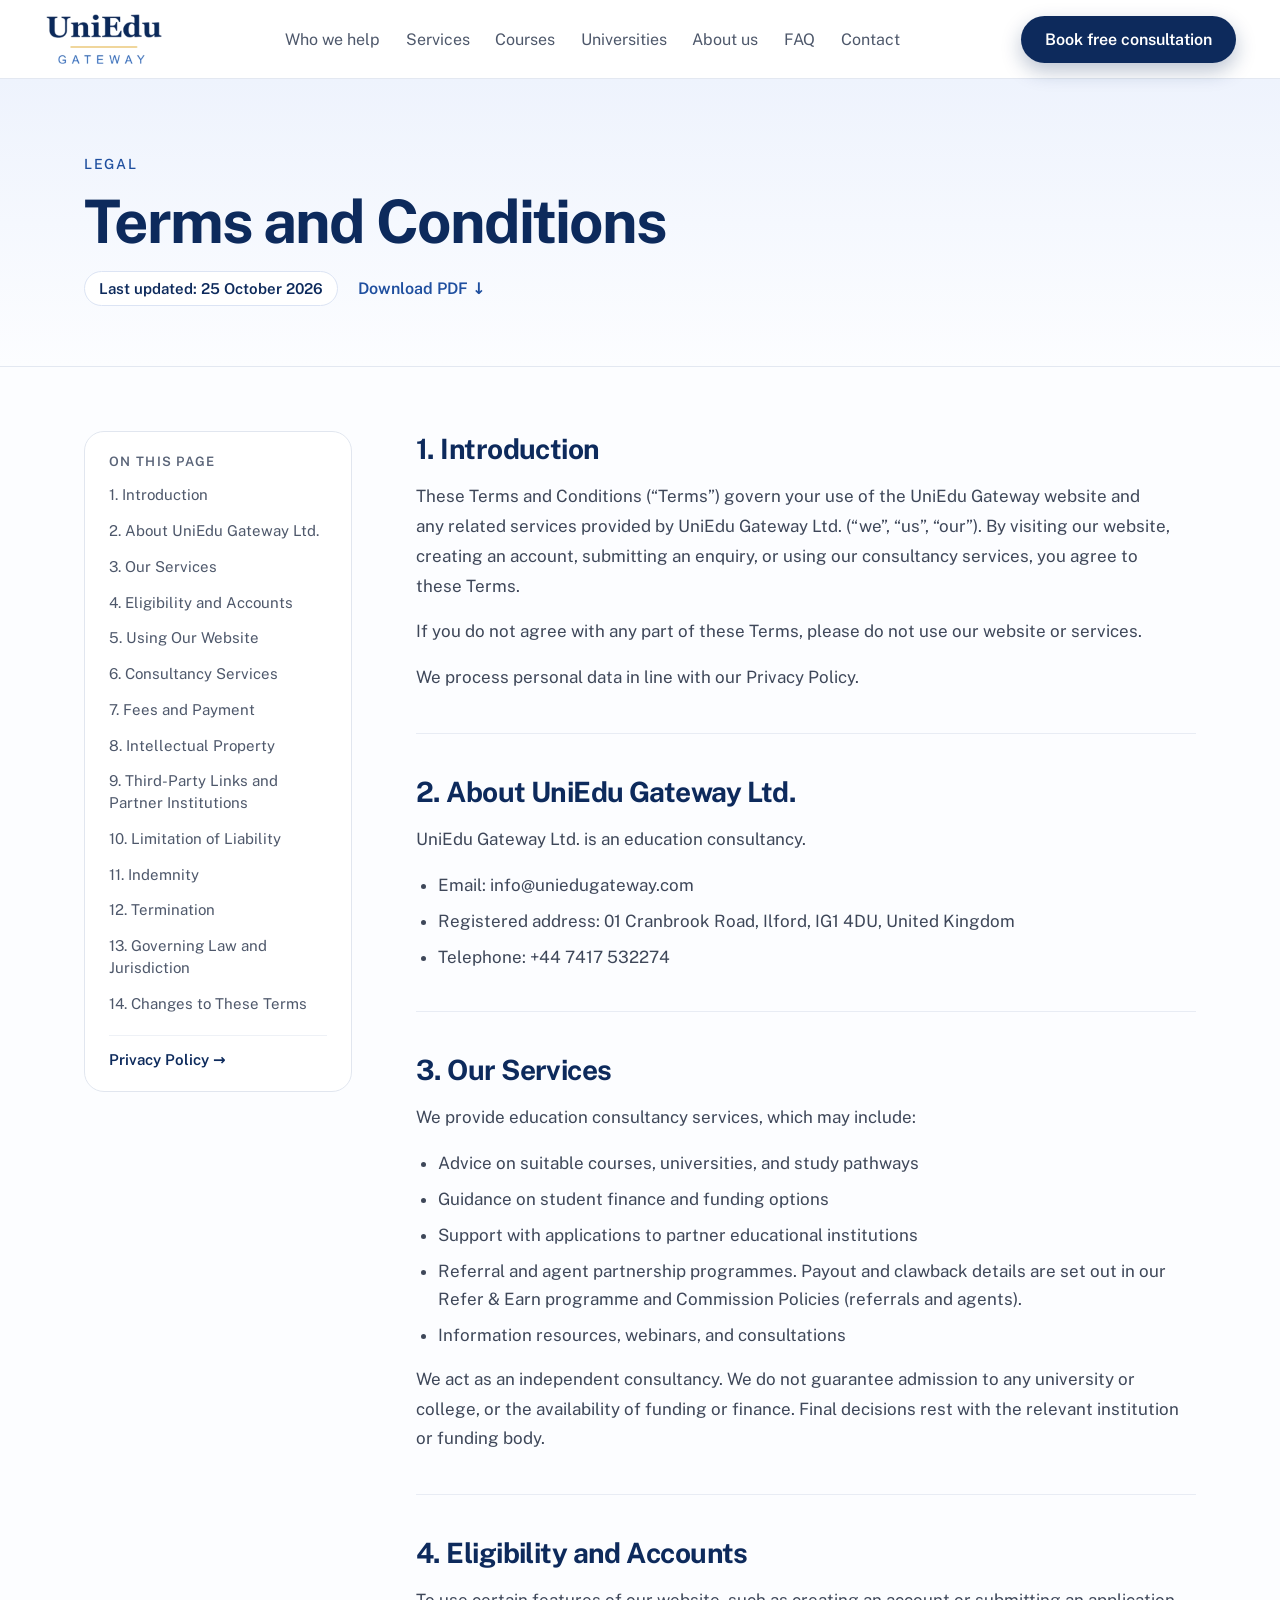
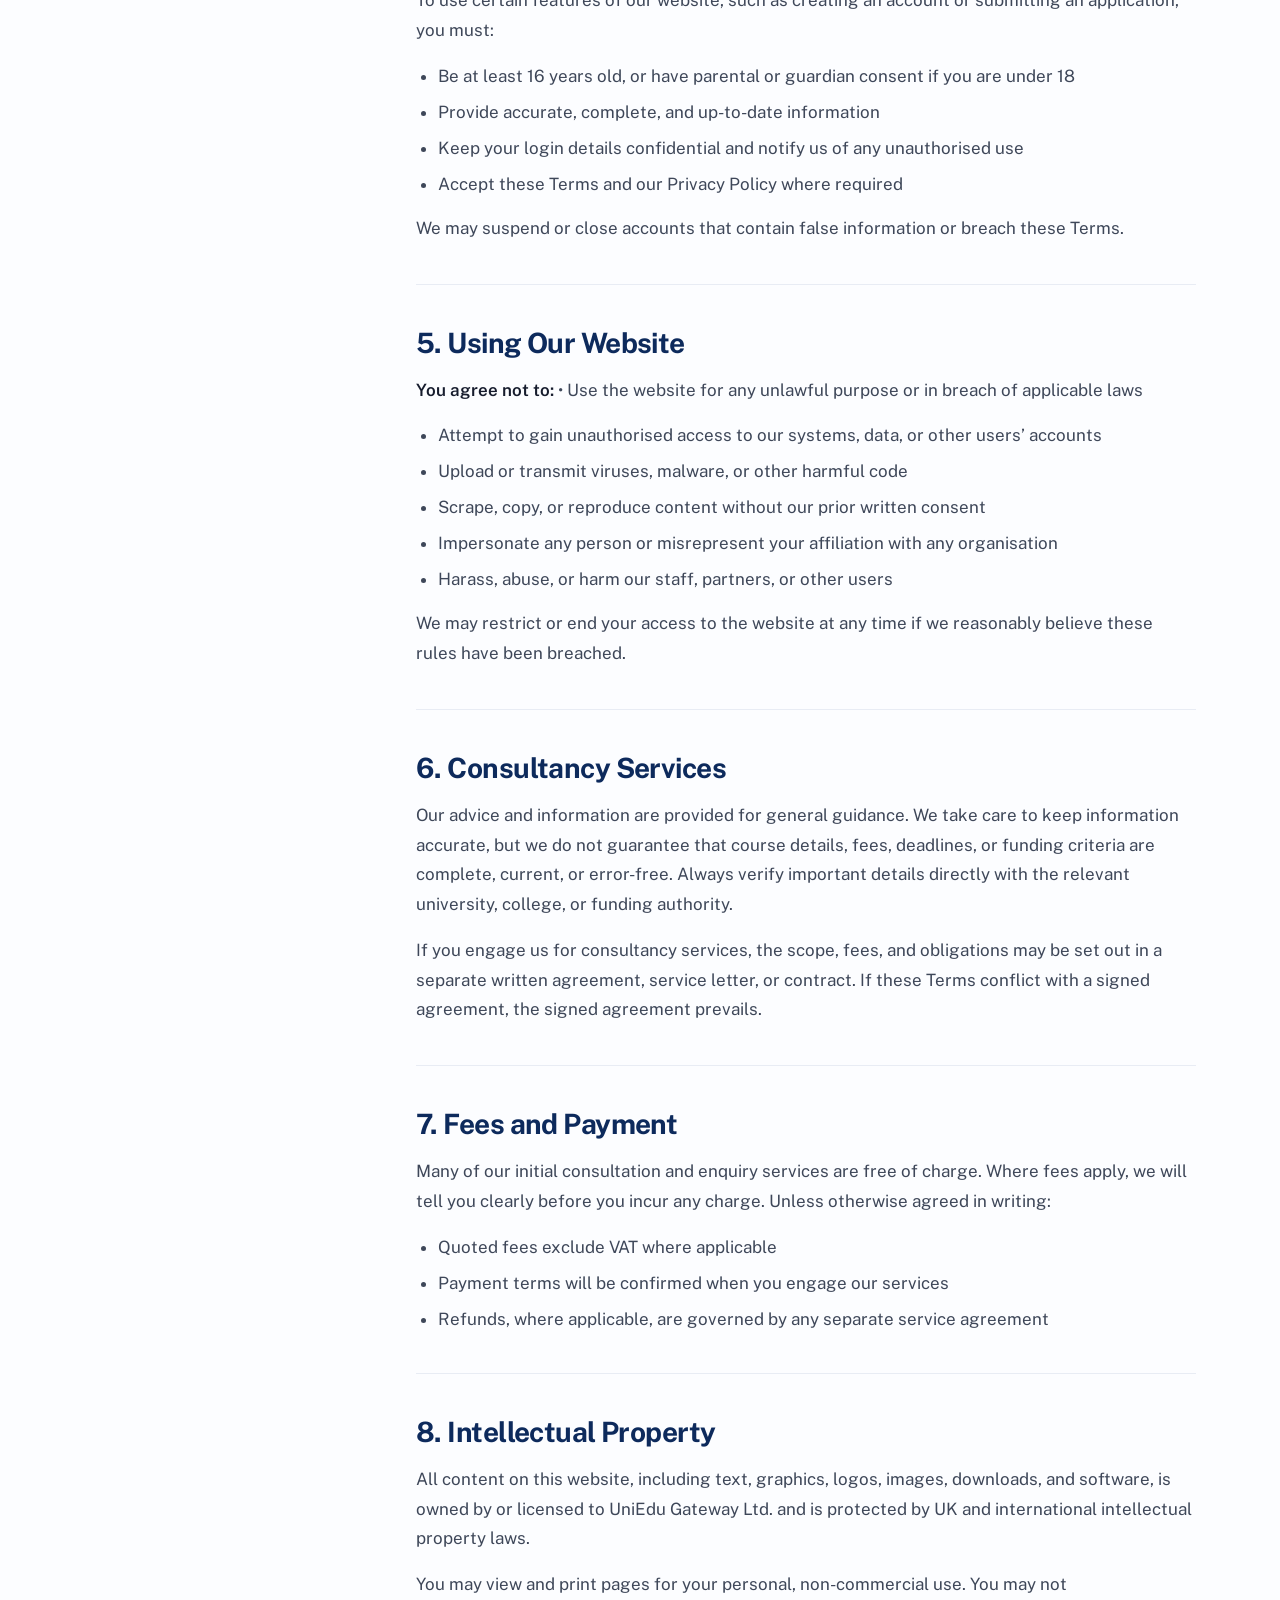
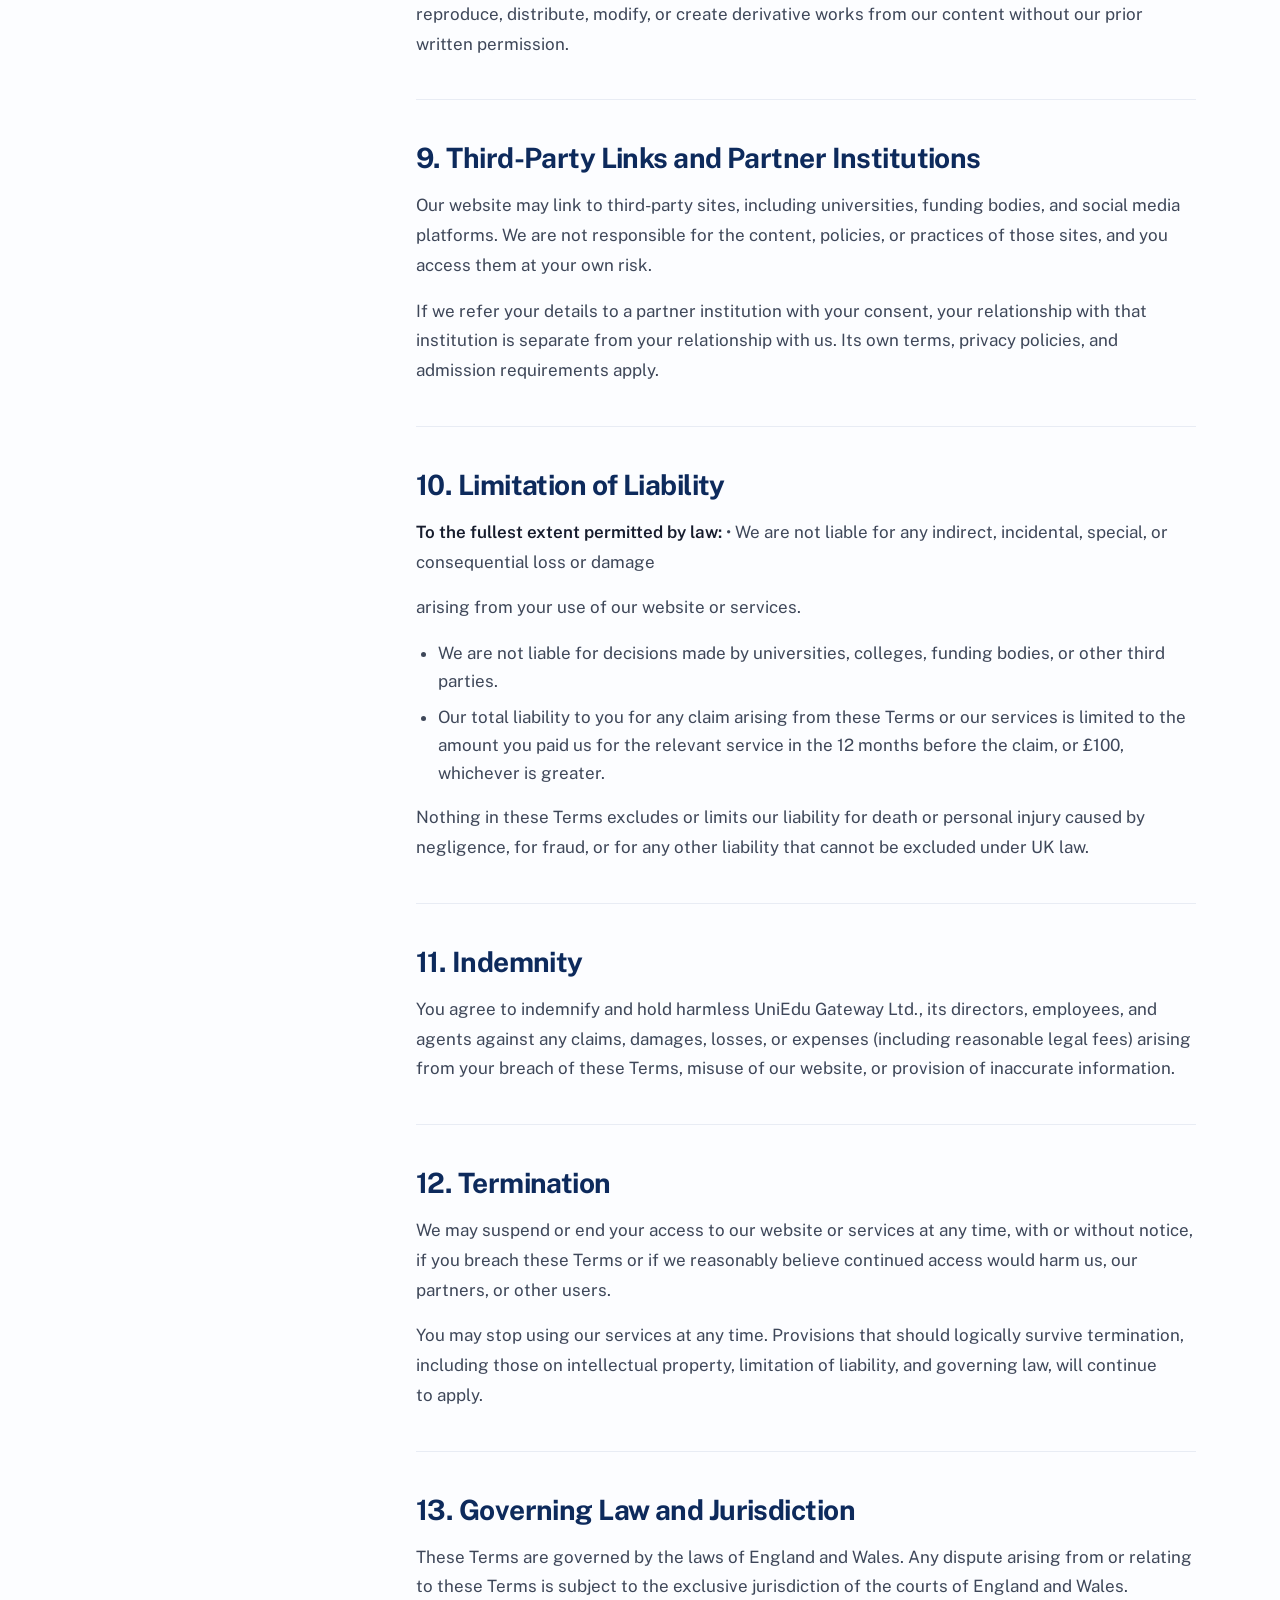
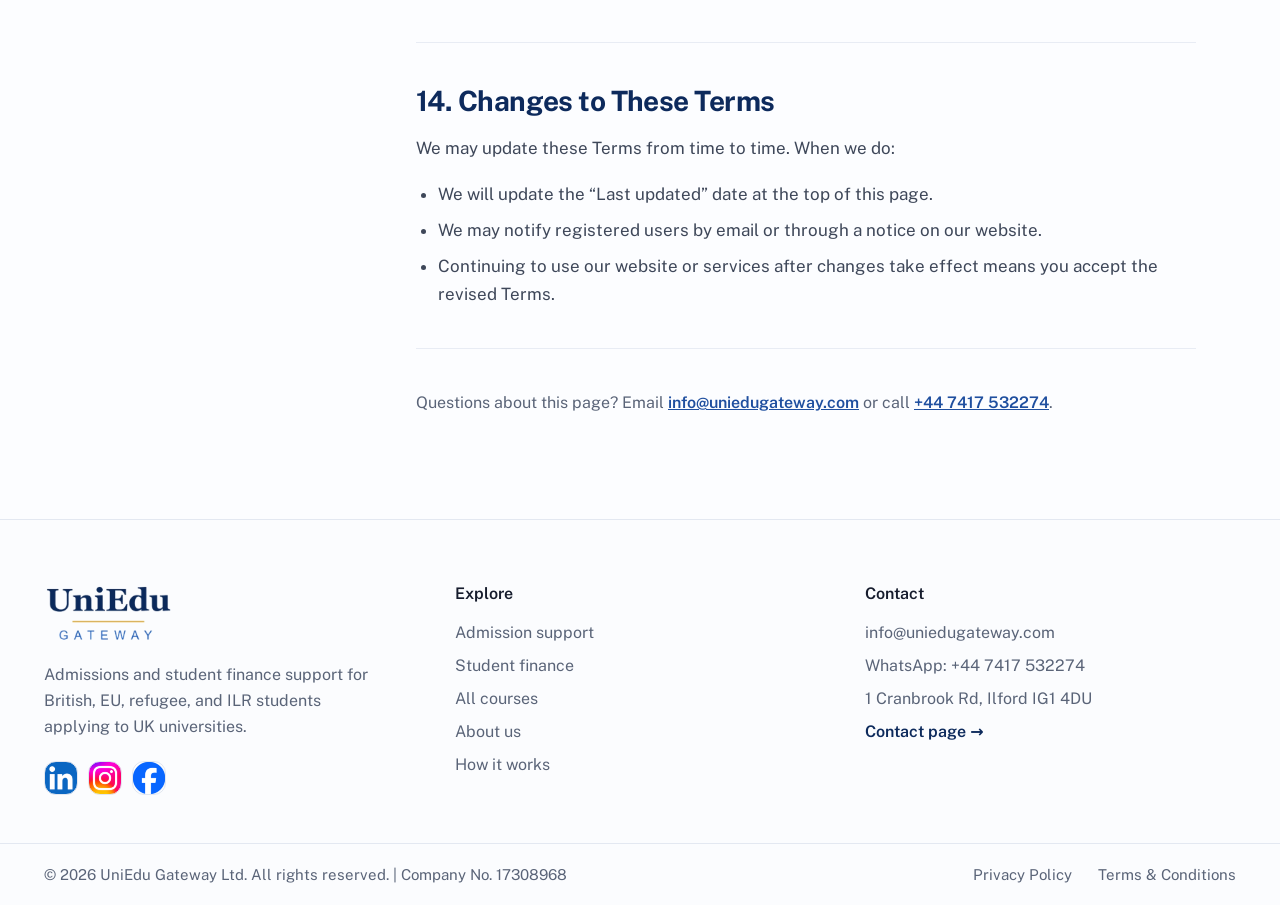
<file: terms-and-conditions.html>
<!DOCTYPE html>
<html lang="en">
<head>
<meta charset="utf-8">
<meta name="viewport" content="width=device-width, initial-scale=1">
<title>Terms and Conditions — UniEdu Gateway</title>
<link rel="icon" href="images/favicon.png">
<link rel="preconnect" href="https://fonts.googleapis.com">
<link href="https://fonts.googleapis.com/css2?family=Public+Sans:wght@400;500;600;700;800&amp;display=swap" rel="stylesheet">
<link rel="stylesheet" href="css/style.css">
<style>html{scroll-behavior:smooth;scroll-padding-top:96px}body{margin:0;background:#FCFDFF;font-family:'Public Sans',system-ui,sans-serif;color:#161C2D;-webkit-font-smoothing:antialiased}*{box-sizing:border-box}a{color:#1F4F9F}a:hover{color:#0D2A5C}</style>
</head>
<body>
<div id="top" style="font-family: &quot;Public Sans&quot;, system-ui, sans-serif;"><div style="position: sticky; top: 0px; z-index: 50; display: block;"><header style="background: rgba(255, 255, 255, 0.94); backdrop-filter: blur(12px); border-bottom: 1px solid rgb(227, 232, 241); font-family: &quot;Public Sans&quot;, system-ui, sans-serif;">
  <div style="max-width: 1280px; margin: 0px auto; padding: 12px clamp(20px, 4vw, 44px); display: flex; align-items: center; justify-content: space-between; gap: 24px;">
    <a href="index.html#top" style="display: flex; align-items: center; flex: 0 0 auto;"><img src="images/logo.png" alt="UniEdu Gateway" style="height: 54px; width: auto; display: block;"></a>
    <div data-js="hdr-wide" style="display: contents;">
      <nav style="display: flex; align-items: center; gap: clamp(16px, 2vw, 30px); flex-wrap: wrap; justify-content: center;">
        
          <a href="index.html#who" class="hv1" style="font-size: 16px; font-weight: 400; color: rgb(78, 88, 107); text-decoration: none; white-space: nowrap;">Who we help</a>
        
          <a href="index.html#services" class="hv1" style="font-size: 16px; font-weight: 400; color: rgb(78, 88, 107); text-decoration: none; white-space: nowrap;">Services</a>
        
          <a href="courses.html" class="hv1" style="font-size: 16px; font-weight: 400; color: rgb(78, 88, 107); text-decoration: none; white-space: nowrap;">Courses</a>
        
          <a href="universities.html" class="hv1" style="font-size: 16px; font-weight: 400; color: rgb(78, 88, 107); text-decoration: none; white-space: nowrap;">Universities</a>
        
          <a href="about.html" class="hv1" style="font-size: 16px; font-weight: 400; color: rgb(78, 88, 107); text-decoration: none; white-space: nowrap;">About us</a>
        
          <a href="index.html#faq" class="hv1" style="font-size: 16px; font-weight: 400; color: rgb(78, 88, 107); text-decoration: none; white-space: nowrap;">FAQ</a>
        
          <a href="contact.html" class="hv1" style="font-size: 16px; font-weight: 400; color: rgb(78, 88, 107); text-decoration: none; white-space: nowrap;">Contact</a>
        
      </nav>
      <a href="contact.html#form" class="hv2" style="flex: 0 0 auto; background: rgb(13, 42, 92); color: rgb(255, 255, 255); text-decoration: none; font-weight: 600; font-size: 16px; padding: 14px 24px; border-radius: 999px; box-shadow: rgba(13, 42, 92, 0.28) 0px 8px 20px; white-space: nowrap;">Book free consultation</a>
    </div>
    <div data-js="hdr-narrow" style="display: contents;">
      <button data-js="hdr-toggle" aria-label="Menu" style="flex: 0 0 auto; display: flex; align-items: center; gap: 8px; background: rgb(238, 243, 253); border: 1px solid rgb(220, 228, 244); color: rgb(13, 42, 92); font: 600 15px &quot;Public Sans&quot;, sans-serif; padding: 11px 16px; border-radius: 999px; cursor: pointer;">Menu ☰</button>
    </div>
  </div>
  <div data-js="hdr-menu" hidden>
    <div style="border-top: 1px solid rgb(227, 232, 241); padding: 12px clamp(20px, 4vw, 44px) 22px; display: flex; flex-direction: column; gap: 4px;">
      
        <a href="index.html#who" data-js="hdr-close" style="font-size: 17px; font-weight: 400; color: rgb(78, 88, 107); text-decoration: none; padding: 12px 0px; border-bottom: 1px solid rgb(238, 241, 246);">Who we help</a>
      
        <a href="index.html#services" data-js="hdr-close" style="font-size: 17px; font-weight: 400; color: rgb(78, 88, 107); text-decoration: none; padding: 12px 0px; border-bottom: 1px solid rgb(238, 241, 246);">Services</a>
      
        <a href="courses.html" data-js="hdr-close" style="font-size: 17px; font-weight: 400; color: rgb(78, 88, 107); text-decoration: none; padding: 12px 0px; border-bottom: 1px solid rgb(238, 241, 246);">Courses</a>
      
        <a href="universities.html" data-js="hdr-close" style="font-size: 17px; font-weight: 400; color: rgb(78, 88, 107); text-decoration: none; padding: 12px 0px; border-bottom: 1px solid rgb(238, 241, 246);">Universities</a>
      
        <a href="about.html" data-js="hdr-close" style="font-size: 17px; font-weight: 400; color: rgb(78, 88, 107); text-decoration: none; padding: 12px 0px; border-bottom: 1px solid rgb(238, 241, 246);">About us</a>
      
        <a href="index.html#faq" data-js="hdr-close" style="font-size: 17px; font-weight: 400; color: rgb(78, 88, 107); text-decoration: none; padding: 12px 0px; border-bottom: 1px solid rgb(238, 241, 246);">FAQ</a>
      
        <a href="contact.html" data-js="hdr-close" style="font-size: 17px; font-weight: 400; color: rgb(78, 88, 107); text-decoration: none; padding: 12px 0px; border-bottom: 1px solid rgb(238, 241, 246);">Contact</a>
      
      <a href="contact.html#form" style="margin-top: 14px; text-align: center; background: rgb(13, 42, 92); color: rgb(255, 255, 255); text-decoration: none; font-weight: 600; font-size: 16px; padding: 15px 24px; border-radius: 999px;">Book free consultation</a>
    </div>
  </div></header></div><section data-screen-label="Legal hero" style="background: linear-gradient(rgb(238, 243, 253) 0%, rgb(252, 253, 255) 100%); border-bottom: 1px solid rgb(227, 232, 241);">
  <div style="max-width: 1200px; margin: 0px auto; padding: clamp(48px, 6vw, 84px) clamp(20px, 4vw, 44px) clamp(40px, 5vw, 60px); display: flex; flex-direction: column; gap: 18px;">
    <div style="font-size: 14px; letter-spacing: 0.12em; text-transform: uppercase; color: rgb(31, 79, 159); font-weight: 500;">Legal</div>
    <h1 style="margin: 0px; font-size: clamp(36px, 5vw, 60px); line-height: 1.06; letter-spacing: -0.035em; font-weight: 700; color: rgb(13, 42, 92); text-wrap: balance;">Terms and Conditions</h1>
    <div style="display: flex; flex-wrap: wrap; align-items: center; gap: 12px 20px; font-size: 16px; color: rgb(78, 88, 107);">
      
      <span style="background: rgb(255, 255, 255); border: 1px solid rgb(220, 228, 244); color: rgb(13, 42, 92); font-weight: 600; font-size: 15px; padding: 8px 14px; border-radius: 999px;">Last updated: 25 October 2026</span>
      <a href="documents/terms-and-conditions.pdf" target="_blank" rel="noopener" class="hv13" style="font-weight: 600; color: rgb(31, 79, 159); text-decoration: none;">Download PDF ↓</a>
    </div>
  </div></section><div data-screen-label="Legal body" style="max-width: 1200px; margin: 0px auto; padding: clamp(40px, 5vw, 72px) clamp(20px, 4vw, 44px) clamp(64px, 8vw, 110px); display: flex; flex-wrap: wrap; gap: clamp(32px, 5vw, 72px); align-items: flex-start;">
  <aside style="position: sticky; top: 100px; background: rgb(255, 255, 255); border: 1px solid rgb(225, 230, 239); border-radius: 20px; padding: 22px 24px; display: flex; flex-direction: column; flex: 1 1 260px; max-width: 340px;">
    <div style="font-size: 13px; letter-spacing: 0.1em; text-transform: uppercase; color: rgb(90, 100, 120); font-weight: 600; margin-bottom: 8px;">On this page</div>
    <nav style="display: flex; flex-direction: column;">
          <a href="#s1" class="hv1" style="font-size: 15px; line-height: 1.45; color: rgb(78, 88, 107); text-decoration: none; padding: 7px 0px;">1. Introduction</a>
          <a href="#s2" class="hv1" style="font-size: 15px; line-height: 1.45; color: rgb(78, 88, 107); text-decoration: none; padding: 7px 0px;">2. About UniEdu Gateway Ltd.</a>
          <a href="#s3" class="hv1" style="font-size: 15px; line-height: 1.45; color: rgb(78, 88, 107); text-decoration: none; padding: 7px 0px;">3. Our Services</a>
          <a href="#s4" class="hv1" style="font-size: 15px; line-height: 1.45; color: rgb(78, 88, 107); text-decoration: none; padding: 7px 0px;">4. Eligibility and Accounts</a>
          <a href="#s5" class="hv1" style="font-size: 15px; line-height: 1.45; color: rgb(78, 88, 107); text-decoration: none; padding: 7px 0px;">5. Using Our Website</a>
          <a href="#s6" class="hv1" style="font-size: 15px; line-height: 1.45; color: rgb(78, 88, 107); text-decoration: none; padding: 7px 0px;">6. Consultancy Services</a>
          <a href="#s7" class="hv1" style="font-size: 15px; line-height: 1.45; color: rgb(78, 88, 107); text-decoration: none; padding: 7px 0px;">7. Fees and Payment</a>
          <a href="#s8" class="hv1" style="font-size: 15px; line-height: 1.45; color: rgb(78, 88, 107); text-decoration: none; padding: 7px 0px;">8. Intellectual Property</a>
          <a href="#s9" class="hv1" style="font-size: 15px; line-height: 1.45; color: rgb(78, 88, 107); text-decoration: none; padding: 7px 0px;">9. Third-Party Links and Partner Institutions</a>
          <a href="#s10" class="hv1" style="font-size: 15px; line-height: 1.45; color: rgb(78, 88, 107); text-decoration: none; padding: 7px 0px;">10. Limitation of Liability</a>
          <a href="#s11" class="hv1" style="font-size: 15px; line-height: 1.45; color: rgb(78, 88, 107); text-decoration: none; padding: 7px 0px;">11. Indemnity</a>
          <a href="#s12" class="hv1" style="font-size: 15px; line-height: 1.45; color: rgb(78, 88, 107); text-decoration: none; padding: 7px 0px;">12. Termination</a>
          <a href="#s13" class="hv1" style="font-size: 15px; line-height: 1.45; color: rgb(78, 88, 107); text-decoration: none; padding: 7px 0px;">13. Governing Law and Jurisdiction</a>
          <a href="#s14" class="hv1" style="font-size: 15px; line-height: 1.45; color: rgb(78, 88, 107); text-decoration: none; padding: 7px 0px;">14. Changes to These Terms</a>
    </nav>
    <div style="border-top: 1px solid rgb(238, 241, 246); margin-top: 14px; padding-top: 14px;"><a href="privacy-policy.html" class="hv1" style="font-size: 15px; font-weight: 600; color: rgb(13, 42, 92); text-decoration: none;">Privacy Policy →</a></div>
  </aside>
  <article style="flex: 999 1 520px; min-width: 0px; max-width: 780px; display: flex; flex-direction: column; gap: 40px;">
      <section id="s1" style="display: flex; flex-direction: column; gap: 16px; padding-bottom: 40px; border-bottom: 1px solid rgb(232, 236, 244);">
        <h2 style="margin: 0px; font-size: clamp(23px, 2.2vw, 28px); line-height: 1.25; letter-spacing: -0.02em; font-weight: 700; color: rgb(13, 42, 92);">1. Introduction</h2>
        <p style="margin: 0px; font-size: 17px; line-height: 1.75; color: rgb(62, 71, 89); text-wrap: pretty;">These Terms and Conditions (“Terms”) govern your use of the UniEdu Gateway website and any related services provided by UniEdu Gateway Ltd. (“we”, “us”, “our”). By visiting our website, creating an account, submitting an enquiry, or using our consultancy services, you agree to these Terms.</p>
        <p style="margin: 0px; font-size: 17px; line-height: 1.75; color: rgb(62, 71, 89); text-wrap: pretty;">If you do not agree with any part of these Terms, please do not use our website or services.</p>
        <p style="margin: 0px; font-size: 17px; line-height: 1.75; color: rgb(62, 71, 89); text-wrap: pretty;">We process personal data in line with our Privacy Policy.</p>
      </section>
      <section id="s2" style="display: flex; flex-direction: column; gap: 16px; padding-bottom: 40px; border-bottom: 1px solid rgb(232, 236, 244);">
        <h2 style="margin: 0px; font-size: clamp(23px, 2.2vw, 28px); line-height: 1.25; letter-spacing: -0.02em; font-weight: 700; color: rgb(13, 42, 92);">2. About UniEdu Gateway Ltd.</h2>
        <p style="margin: 0px; font-size: 17px; line-height: 1.75; color: rgb(62, 71, 89); text-wrap: pretty;">UniEdu Gateway Ltd. is an education consultancy.</p>
        <ul style="margin: 0px; padding-left: 22px; display: flex; flex-direction: column; gap: 8px; font-size: 17px; line-height: 1.65; color: rgb(62, 71, 89);">
          <li>Email: info@uniedugateway.com</li>
          <li>Registered address: 01 Cranbrook Road, Ilford, IG1 4DU, United Kingdom</li>
          <li>Telephone: +44 7417 532274</li>
        </ul>
      </section>
      <section id="s3" style="display: flex; flex-direction: column; gap: 16px; padding-bottom: 40px; border-bottom: 1px solid rgb(232, 236, 244);">
        <h2 style="margin: 0px; font-size: clamp(23px, 2.2vw, 28px); line-height: 1.25; letter-spacing: -0.02em; font-weight: 700; color: rgb(13, 42, 92);">3. Our Services</h2>
        <p style="margin: 0px; font-size: 17px; line-height: 1.75; color: rgb(62, 71, 89); text-wrap: pretty;">We provide education consultancy services, which may include:</p>
        <ul style="margin: 0px; padding-left: 22px; display: flex; flex-direction: column; gap: 8px; font-size: 17px; line-height: 1.65; color: rgb(62, 71, 89);">
          <li>Advice on suitable courses, universities, and study pathways</li>
          <li>Guidance on student finance and funding options</li>
          <li>Support with applications to partner educational institutions</li>
          <li>Referral and agent partnership programmes. Payout and clawback details are set out in our Refer &amp; Earn programme and Commission Policies (referrals and agents).</li>
          <li>Information resources, webinars, and consultations</li>
        </ul>
        <p style="margin: 0px; font-size: 17px; line-height: 1.75; color: rgb(62, 71, 89); text-wrap: pretty;">We act as an independent consultancy. We do not guarantee admission to any university or college, or the availability of funding or finance. Final decisions rest with the relevant institution or funding body.</p>
      </section>
      <section id="s4" style="display: flex; flex-direction: column; gap: 16px; padding-bottom: 40px; border-bottom: 1px solid rgb(232, 236, 244);">
        <h2 style="margin: 0px; font-size: clamp(23px, 2.2vw, 28px); line-height: 1.25; letter-spacing: -0.02em; font-weight: 700; color: rgb(13, 42, 92);">4. Eligibility and Accounts</h2>
        <p style="margin: 0px; font-size: 17px; line-height: 1.75; color: rgb(62, 71, 89); text-wrap: pretty;">To use certain features of our website, such as creating an account or submitting an application, you must:</p>
        <ul style="margin: 0px; padding-left: 22px; display: flex; flex-direction: column; gap: 8px; font-size: 17px; line-height: 1.65; color: rgb(62, 71, 89);">
          <li>Be at least 16 years old, or have parental or guardian consent if you are under 18</li>
          <li>Provide accurate, complete, and up-to-date information</li>
          <li>Keep your login details confidential and notify us of any unauthorised use</li>
          <li>Accept these Terms and our Privacy Policy where required</li>
        </ul>
        <p style="margin: 0px; font-size: 17px; line-height: 1.75; color: rgb(62, 71, 89); text-wrap: pretty;">We may suspend or close accounts that contain false information or breach these Terms.</p>
      </section>
      <section id="s5" style="display: flex; flex-direction: column; gap: 16px; padding-bottom: 40px; border-bottom: 1px solid rgb(232, 236, 244);">
        <h2 style="margin: 0px; font-size: clamp(23px, 2.2vw, 28px); line-height: 1.25; letter-spacing: -0.02em; font-weight: 700; color: rgb(13, 42, 92);">5. Using Our Website</h2>
        <p style="margin: 0px; font-size: 17px; line-height: 1.75; color: rgb(62, 71, 89); text-wrap: pretty;"><strong style="font-weight: 600; color: rgb(22, 28, 45);">You agree not to:</strong> • Use the website for any unlawful purpose or in breach of applicable laws</p>
        <ul style="margin: 0px; padding-left: 22px; display: flex; flex-direction: column; gap: 8px; font-size: 17px; line-height: 1.65; color: rgb(62, 71, 89);">
          <li>Attempt to gain unauthorised access to our systems, data, or other users’ accounts</li>
          <li>Upload or transmit viruses, malware, or other harmful code</li>
          <li>Scrape, copy, or reproduce content without our prior written consent</li>
          <li>Impersonate any person or misrepresent your affiliation with any organisation</li>
          <li>Harass, abuse, or harm our staff, partners, or other users</li>
        </ul>
        <p style="margin: 0px; font-size: 17px; line-height: 1.75; color: rgb(62, 71, 89); text-wrap: pretty;">We may restrict or end your access to the website at any time if we reasonably believe these rules have been breached.</p>
      </section>
      <section id="s6" style="display: flex; flex-direction: column; gap: 16px; padding-bottom: 40px; border-bottom: 1px solid rgb(232, 236, 244);">
        <h2 style="margin: 0px; font-size: clamp(23px, 2.2vw, 28px); line-height: 1.25; letter-spacing: -0.02em; font-weight: 700; color: rgb(13, 42, 92);">6. Consultancy Services</h2>
        <p style="margin: 0px; font-size: 17px; line-height: 1.75; color: rgb(62, 71, 89); text-wrap: pretty;">Our advice and information are provided for general guidance. We take care to keep information accurate, but we do not guarantee that course details, fees, deadlines, or funding criteria are complete, current, or error-free. Always verify important details directly with the relevant university, college, or funding authority.</p>
        <p style="margin: 0px; font-size: 17px; line-height: 1.75; color: rgb(62, 71, 89); text-wrap: pretty;">If you engage us for consultancy services, the scope, fees, and obligations may be set out in a separate written agreement, service letter, or contract. If these Terms conflict with a signed agreement, the signed agreement prevails.</p>
      </section>
      <section id="s7" style="display: flex; flex-direction: column; gap: 16px; padding-bottom: 40px; border-bottom: 1px solid rgb(232, 236, 244);">
        <h2 style="margin: 0px; font-size: clamp(23px, 2.2vw, 28px); line-height: 1.25; letter-spacing: -0.02em; font-weight: 700; color: rgb(13, 42, 92);">7. Fees and Payment</h2>
        <p style="margin: 0px; font-size: 17px; line-height: 1.75; color: rgb(62, 71, 89); text-wrap: pretty;">Many of our initial consultation and enquiry services are free of charge. Where fees apply, we will tell you clearly before you incur any charge. Unless otherwise agreed in writing:</p>
        <ul style="margin: 0px; padding-left: 22px; display: flex; flex-direction: column; gap: 8px; font-size: 17px; line-height: 1.65; color: rgb(62, 71, 89);">
          <li>Quoted fees exclude VAT where applicable</li>
          <li>Payment terms will be confirmed when you engage our services</li>
          <li>Refunds, where applicable, are governed by any separate service agreement</li>
        </ul>
      </section>
      <section id="s8" style="display: flex; flex-direction: column; gap: 16px; padding-bottom: 40px; border-bottom: 1px solid rgb(232, 236, 244);">
        <h2 style="margin: 0px; font-size: clamp(23px, 2.2vw, 28px); line-height: 1.25; letter-spacing: -0.02em; font-weight: 700; color: rgb(13, 42, 92);">8. Intellectual Property</h2>
        <p style="margin: 0px; font-size: 17px; line-height: 1.75; color: rgb(62, 71, 89); text-wrap: pretty;">All content on this website, including text, graphics, logos, images, downloads, and software, is owned by or licensed to UniEdu Gateway Ltd. and is protected by UK and international intellectual property laws.</p>
        <p style="margin: 0px; font-size: 17px; line-height: 1.75; color: rgb(62, 71, 89); text-wrap: pretty;">You may view and print pages for your personal, non-commercial use. You may not reproduce, distribute, modify, or create derivative works from our content without our prior written permission.</p>
      </section>
      <section id="s9" style="display: flex; flex-direction: column; gap: 16px; padding-bottom: 40px; border-bottom: 1px solid rgb(232, 236, 244);">
        <h2 style="margin: 0px; font-size: clamp(23px, 2.2vw, 28px); line-height: 1.25; letter-spacing: -0.02em; font-weight: 700; color: rgb(13, 42, 92);">9. Third-Party Links and Partner Institutions</h2>
        <p style="margin: 0px; font-size: 17px; line-height: 1.75; color: rgb(62, 71, 89); text-wrap: pretty;">Our website may link to third-party sites, including universities, funding bodies, and social media platforms. We are not responsible for the content, policies, or practices of those sites, and you access them at your own risk.</p>
        <p style="margin: 0px; font-size: 17px; line-height: 1.75; color: rgb(62, 71, 89); text-wrap: pretty;">If we refer your details to a partner institution with your consent, your relationship with that institution is separate from your relationship with us. Its own terms, privacy policies, and admission requirements apply.</p>
      </section>
      <section id="s10" style="display: flex; flex-direction: column; gap: 16px; padding-bottom: 40px; border-bottom: 1px solid rgb(232, 236, 244);">
        <h2 style="margin: 0px; font-size: clamp(23px, 2.2vw, 28px); line-height: 1.25; letter-spacing: -0.02em; font-weight: 700; color: rgb(13, 42, 92);">10. Limitation of Liability</h2>
        <p style="margin: 0px; font-size: 17px; line-height: 1.75; color: rgb(62, 71, 89); text-wrap: pretty;"><strong style="font-weight: 600; color: rgb(22, 28, 45);">To the fullest extent permitted by law:</strong> • We are not liable for any indirect, incidental, special, or consequential loss or damage</p>
        <p style="margin: 0px; font-size: 17px; line-height: 1.75; color: rgb(62, 71, 89); text-wrap: pretty;">arising from your use of our website or services.</p>
        <ul style="margin: 0px; padding-left: 22px; display: flex; flex-direction: column; gap: 8px; font-size: 17px; line-height: 1.65; color: rgb(62, 71, 89);">
          <li>We are not liable for decisions made by universities, colleges, funding bodies, or other third parties.</li>
          <li>Our total liability to you for any claim arising from these Terms or our services is limited to the amount you paid us for the relevant service in the 12 months before the claim, or £100, whichever is greater.</li>
        </ul>
        <p style="margin: 0px; font-size: 17px; line-height: 1.75; color: rgb(62, 71, 89); text-wrap: pretty;">Nothing in these Terms excludes or limits our liability for death or personal injury caused by negligence, for fraud, or for any other liability that cannot be excluded under UK law.</p>
      </section>
      <section id="s11" style="display: flex; flex-direction: column; gap: 16px; padding-bottom: 40px; border-bottom: 1px solid rgb(232, 236, 244);">
        <h2 style="margin: 0px; font-size: clamp(23px, 2.2vw, 28px); line-height: 1.25; letter-spacing: -0.02em; font-weight: 700; color: rgb(13, 42, 92);">11. Indemnity</h2>
        <p style="margin: 0px; font-size: 17px; line-height: 1.75; color: rgb(62, 71, 89); text-wrap: pretty;">You agree to indemnify and hold harmless UniEdu Gateway Ltd., its directors, employees, and agents against any claims, damages, losses, or expenses (including reasonable legal fees) arising from your breach of these Terms, misuse of our website, or provision of inaccurate information.</p>
      </section>
      <section id="s12" style="display: flex; flex-direction: column; gap: 16px; padding-bottom: 40px; border-bottom: 1px solid rgb(232, 236, 244);">
        <h2 style="margin: 0px; font-size: clamp(23px, 2.2vw, 28px); line-height: 1.25; letter-spacing: -0.02em; font-weight: 700; color: rgb(13, 42, 92);">12. Termination</h2>
        <p style="margin: 0px; font-size: 17px; line-height: 1.75; color: rgb(62, 71, 89); text-wrap: pretty;">We may suspend or end your access to our website or services at any time, with or without notice, if you breach these Terms or if we reasonably believe continued access would harm us, our partners, or other users.</p>
        <p style="margin: 0px; font-size: 17px; line-height: 1.75; color: rgb(62, 71, 89); text-wrap: pretty;">You may stop using our services at any time. Provisions that should logically survive termination, including those on intellectual property, limitation of liability, and governing law, will continue to apply.</p>
      </section>
      <section id="s13" style="display: flex; flex-direction: column; gap: 16px; padding-bottom: 40px; border-bottom: 1px solid rgb(232, 236, 244);">
        <h2 style="margin: 0px; font-size: clamp(23px, 2.2vw, 28px); line-height: 1.25; letter-spacing: -0.02em; font-weight: 700; color: rgb(13, 42, 92);">13. Governing Law and Jurisdiction</h2>
        <p style="margin: 0px; font-size: 17px; line-height: 1.75; color: rgb(62, 71, 89); text-wrap: pretty;">These Terms are governed by the laws of England and Wales. Any dispute arising from or relating to these Terms is subject to the exclusive jurisdiction of the courts of England and Wales.</p>
      </section>
      <section id="s14" style="display: flex; flex-direction: column; gap: 16px; padding-bottom: 40px; border-bottom: 1px solid rgb(232, 236, 244);">
        <h2 style="margin: 0px; font-size: clamp(23px, 2.2vw, 28px); line-height: 1.25; letter-spacing: -0.02em; font-weight: 700; color: rgb(13, 42, 92);">14. Changes to These Terms</h2>
        <p style="margin: 0px; font-size: 17px; line-height: 1.75; color: rgb(62, 71, 89); text-wrap: pretty;">We may update these Terms from time to time. When we do:</p>
        <ul style="margin: 0px; padding-left: 22px; display: flex; flex-direction: column; gap: 8px; font-size: 17px; line-height: 1.65; color: rgb(62, 71, 89);">
          <li>We will update the “Last updated” date at the top of this page.</li>
          <li>We may notify registered users by email or through a notice on our website.</li>
          <li>Continuing to use our website or services after changes take effect means you accept the revised Terms.</li>
        </ul>
      </section>
      <p style="margin: 0px; font-size: 16px; line-height: 1.7; color: rgb(90, 100, 120);">Questions about this page? Email <a href="mailto:info@uniedugateway.com" style="color: rgb(31, 79, 159); font-weight: 600;">info@uniedugateway.com</a> or call <a href="tel:+447417532274" style="color: rgb(31, 79, 159); font-weight: 600;">+44 7417 532274</a>.</p>
  </article></div><footer style="background: rgb(251, 252, 254); border-top: 1px solid rgb(227, 232, 241); font-family: &quot;Public Sans&quot;, system-ui, sans-serif; color: rgb(90, 100, 120);">
  <div style="max-width: 1280px; margin: 0px auto; padding: 64px clamp(20px, 4vw, 44px) 48px; display: grid; grid-template-columns: repeat(auto-fit, minmax(200px, 1fr)); gap: 40px;">
    <div style="display: flex; flex-direction: column; gap: 20px; min-width: 0px;">
      <a href="index.html#top"><img src="images/logo.png" alt="UniEdu Gateway" style="height: 58px; width: auto; display: block;"></a>
      <p style="margin: 0px; font-size: 16px; line-height: 1.65; max-width: 340px; text-wrap: pretty;">Admissions and student finance support for British, EU, refugee, and ILR students applying to UK universities.</p>
      <div style="display: flex; gap: 10px;">
        <a href="https://www.linkedin.com/in/uniedu-gateway-277413426" target="_blank" rel="noopener" aria-label="LinkedIn" class="hv9" style="width: 34px; height: 34px; border-radius: 12px; background: url(&quot;images/linkedin-icon.png&quot;) center center / 156% auto no-repeat rgb(255, 255, 255); border: 1px solid rgb(225, 230, 239); display: block; transition: transform 0.15s;"></a>
        <a href="https://www.instagram.com/uniedu2026?igsh=MTh2OG03cDk1cWd2NQ%3D%3D&amp;utm_source=qr" target="_blank" rel="noopener" aria-label="Instagram" class="hv9" style="width: 34px; height: 34px; border-radius: 12px; background: url(&quot;images/instagram-icon.png&quot;) center center / 156% auto no-repeat rgb(255, 255, 255); border: 1px solid rgb(225, 230, 239); display: block; transition: transform 0.15s;"></a>
        <a href="https://www.facebook.com/share/1HB5TWqaSG/?mibextid=wwXIfr" target="_blank" rel="noopener" aria-label="Facebook" class="hv9" style="width: 34px; height: 34px; border-radius: 12px; background: url(&quot;images/facebook-icon.png&quot;) center center / 156% auto no-repeat rgb(255, 255, 255); border: 1px solid rgb(225, 230, 239); display: block; transition: transform 0.15s;"></a>
      </div>
    </div>
    <div style="display: flex; flex-direction: column; gap: 14px;">
      <div style="font-weight: 600; color: rgb(22, 28, 45); font-size: 16px; margin-bottom: 6px;">Explore</div>
      <a href="index.html#services" class="hv1" style="color: rgb(90, 100, 120); text-decoration: none; font-size: 16px;">Admission support</a>
      <a href="index.html#services" class="hv1" style="color: rgb(90, 100, 120); text-decoration: none; font-size: 16px;">Student finance</a>
      <a href="courses.html" class="hv1" style="color: rgb(90, 100, 120); text-decoration: none; font-size: 16px;">All courses</a>
      <a href="about.html" class="hv1" style="color: rgb(90, 100, 120); text-decoration: none; font-size: 16px;">About us</a>
      <a href="index.html#process" class="hv1" style="color: rgb(90, 100, 120); text-decoration: none; font-size: 16px;">How it works</a>
    </div>
    <div style="display: flex; flex-direction: column; gap: 14px;">
      <div style="font-weight: 600; color: rgb(22, 28, 45); font-size: 16px; margin-bottom: 6px;">Contact</div>
      <a href="mailto:info@uniedugateway.com" class="hv1" style="color: rgb(90, 100, 120); text-decoration: none; font-size: 16px;">info@uniedugateway.com</a>
      <a href="https://wa.me/447417532274" target="_blank" rel="noopener" class="hv1" style="color: rgb(90, 100, 120); text-decoration: none; font-size: 16px;">WhatsApp: +44 7417 532274</a>
      <a href="https://maps.app.goo.gl/sVXbN4Wr3iY4SCjx5" target="_blank" rel="noopener" class="hv1" style="color: rgb(90, 100, 120); text-decoration: none; font-size: 16px;">1 Cranbrook Rd, Ilford IG1 4DU</a>
      <a href="contact.html" class="hv1" style="color: rgb(13, 42, 92); font-weight: 600; text-decoration: none; font-size: 16px;">Contact page →</a>
    </div>
  </div>
  <div style="border-top: 1px solid rgb(227, 232, 241);">
    <div style="max-width: 1280px; margin: 0px auto; padding: 22px clamp(20px, 4vw, 44px); display: flex; flex-wrap: wrap; gap: 16px; justify-content: space-between; align-items: center; font-size: 15px;">
      <span>© 2026 UniEdu Gateway Ltd. All rights reserved. | Company No. 17308968</span>
      <div style="display: flex; gap: 26px;">
        <a href="privacy-policy.html" class="hv1" style="color: rgb(90, 100, 120); text-decoration: none;">Privacy Policy</a>
        <a href="terms-and-conditions.html" class="hv1" style="color: rgb(90, 100, 120); text-decoration: none;">Terms &amp; Conditions</a>
      </div>
    </div>
  </div></footer></div>
<script src="js/main.js"></script>
</body>
</html>
</file>
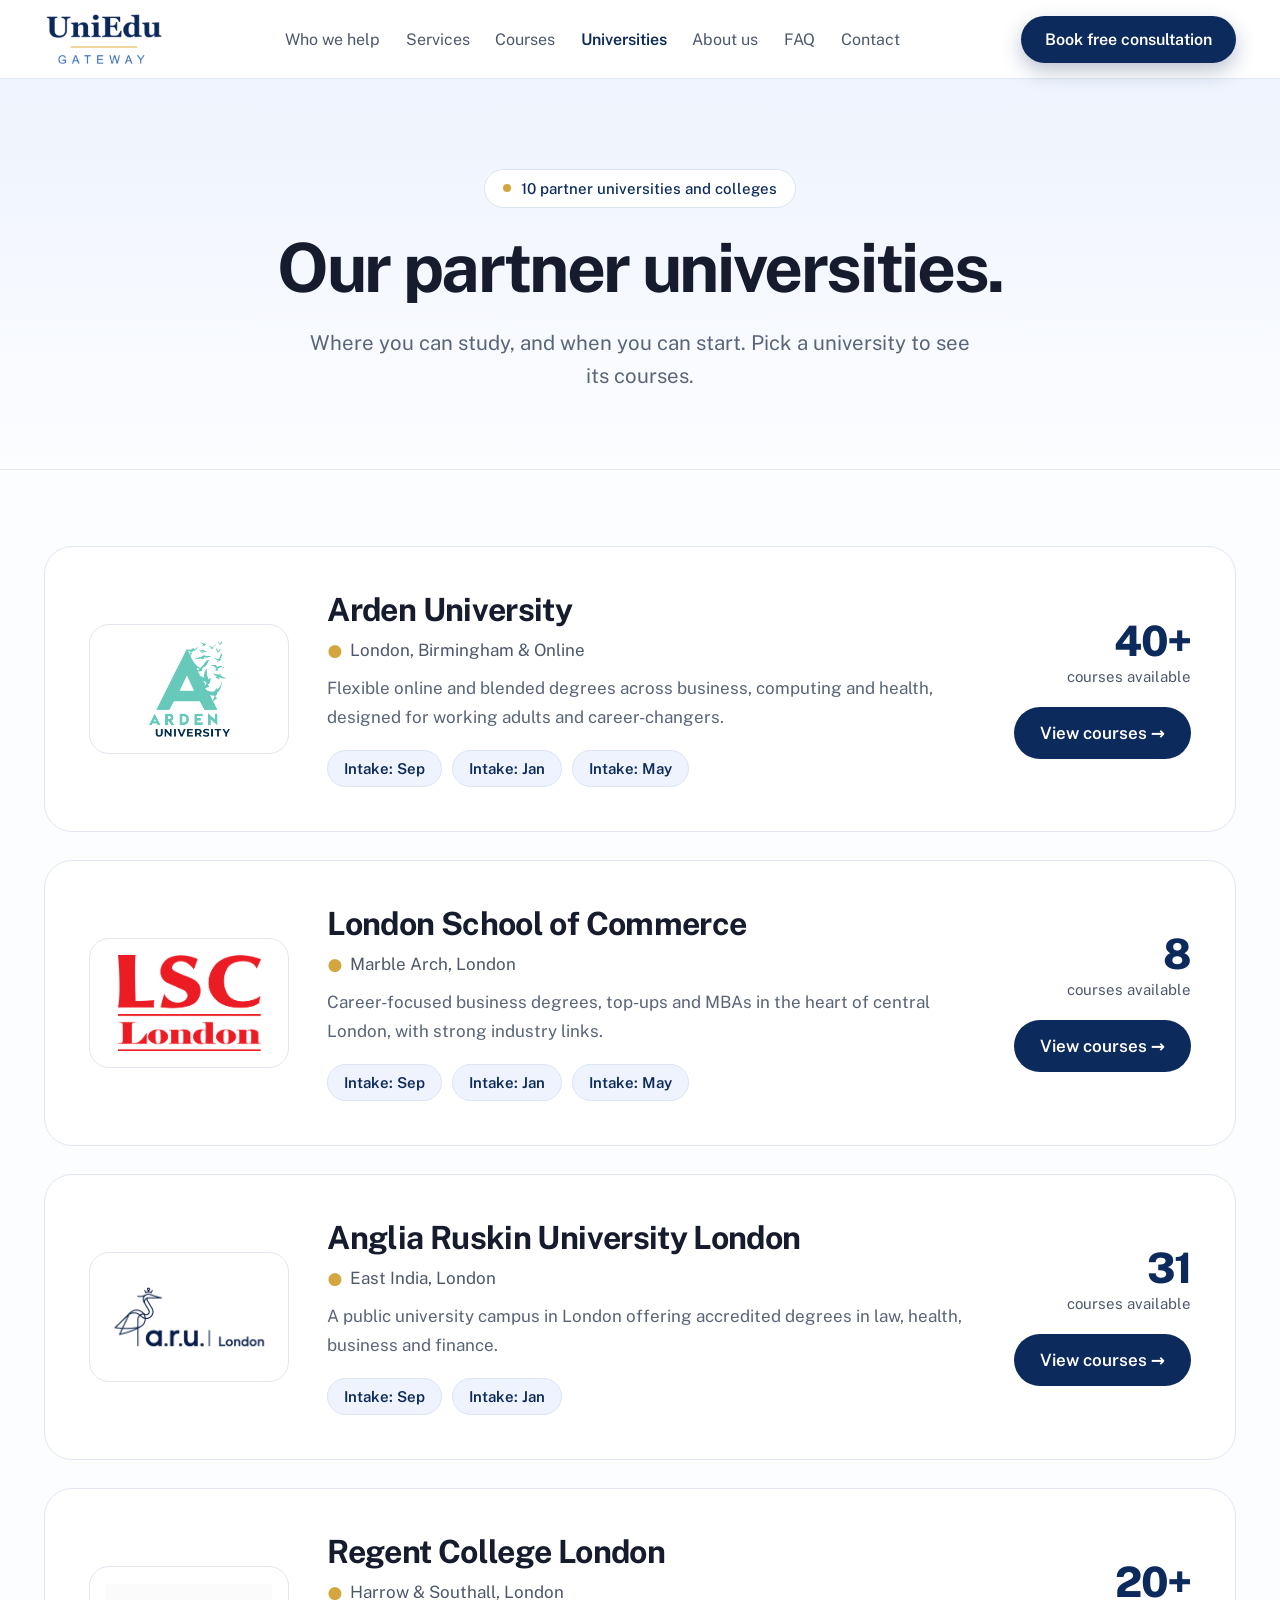
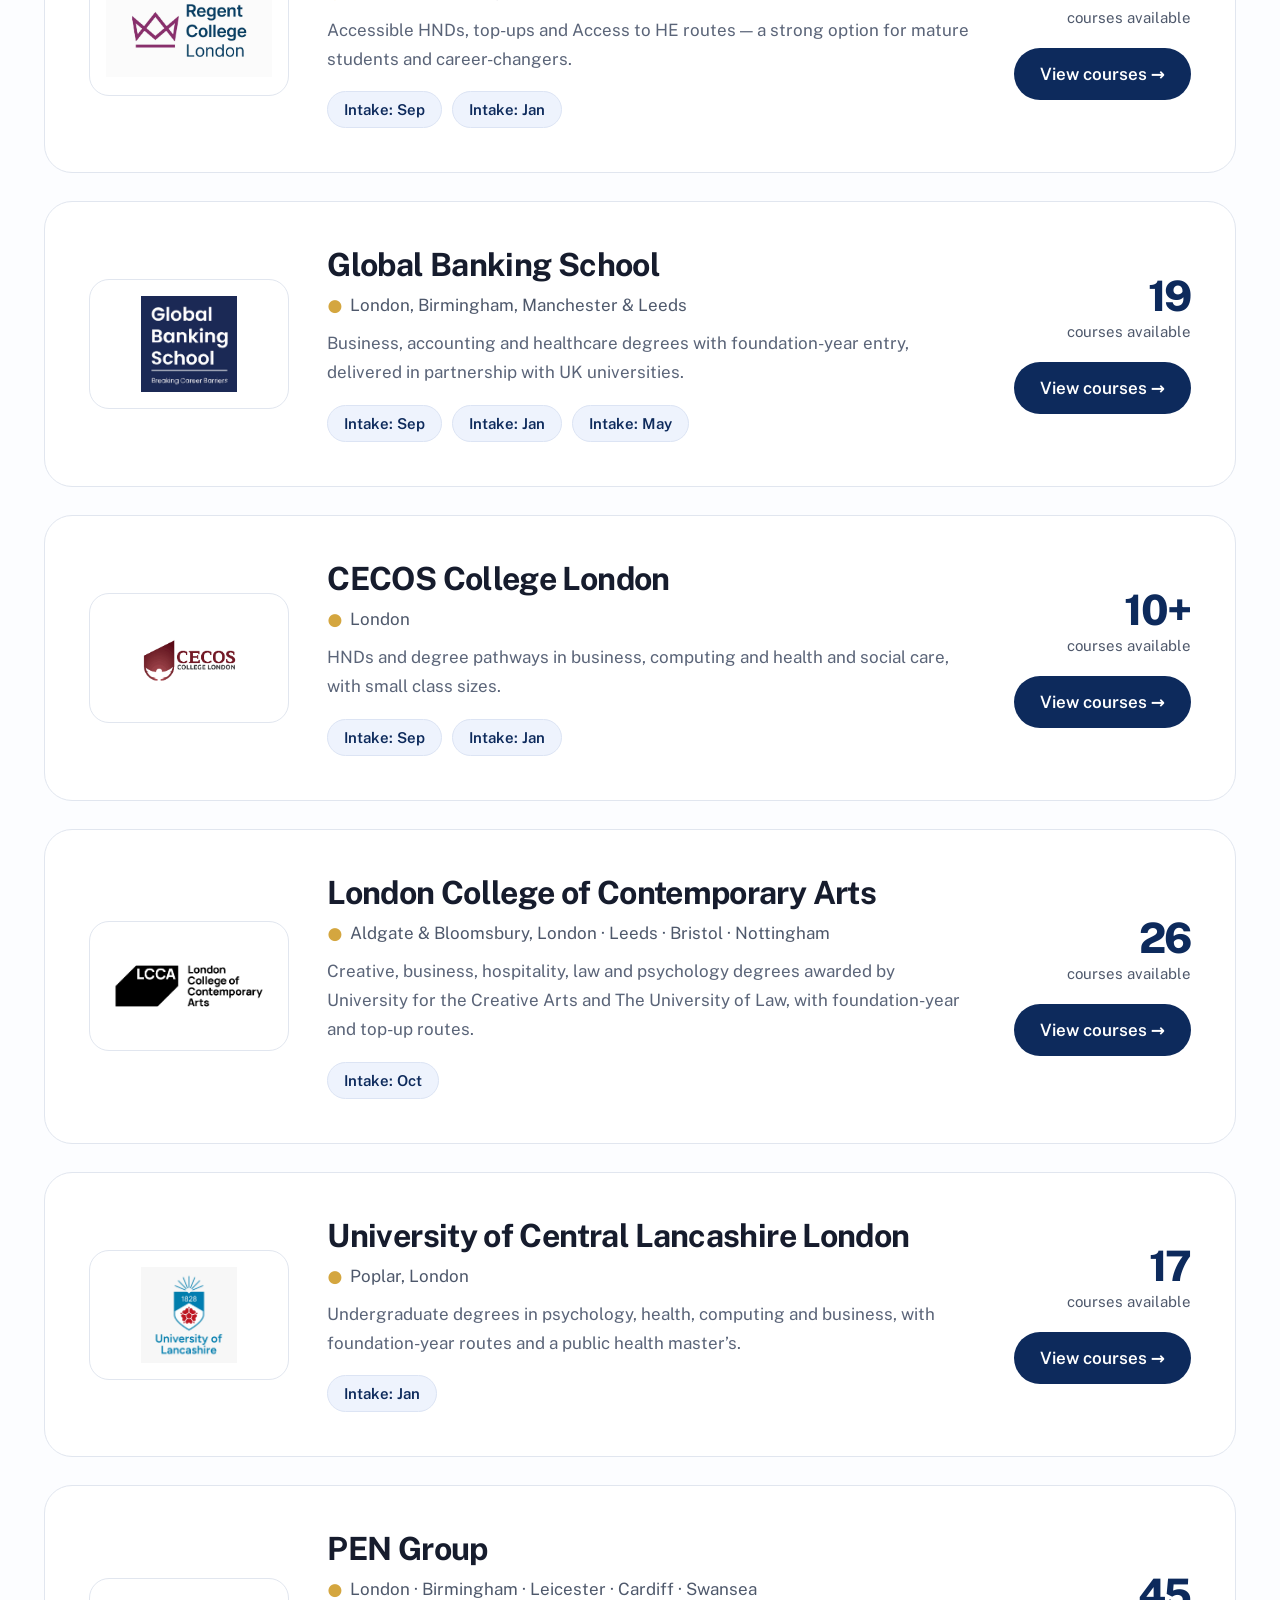
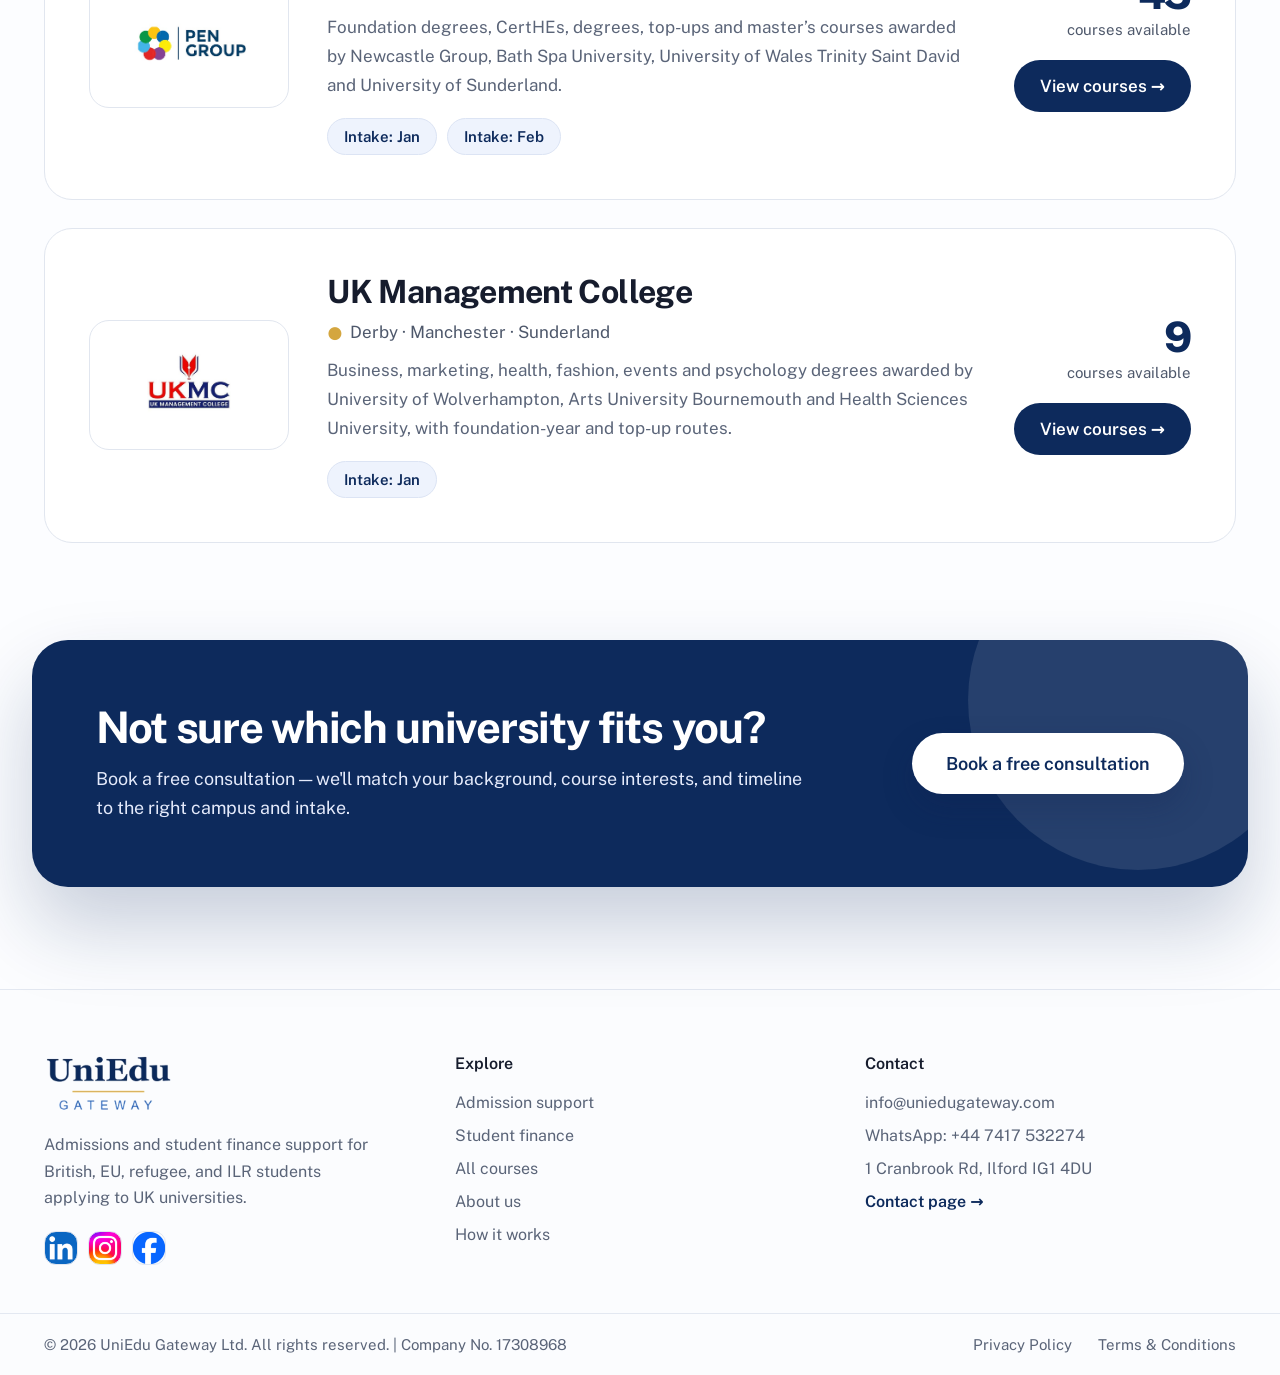
<file: universities.html>
<!DOCTYPE html>
<html lang="en">
<head>
<meta charset="utf-8">
<meta name="viewport" content="width=device-width, initial-scale=1">
<title>Partner universities — UniEdu Gateway</title>
<link rel="icon" href="images/favicon.png">
<link rel="preconnect" href="https://fonts.googleapis.com">
<link href="https://fonts.googleapis.com/css2?family=Public+Sans:wght@400;500;600;700;800&amp;display=swap" rel="stylesheet">
<link rel="stylesheet" href="css/style.css">
<style>html{scroll-behavior:smooth;scroll-padding-top:90px}body{margin:0;background:#FCFDFF;font-family:'Public Sans',system-ui,sans-serif;color:#161C2D;-webkit-font-smoothing:antialiased}*{box-sizing:border-box}a{color:#1F4F9F}a:hover{color:#0D2A5C}</style>
</head>
<body>
<div id="top" style="font-family: &quot;Public Sans&quot;, system-ui, sans-serif;"><div style="position: sticky; top: 0px; z-index: 50; display: block;"><header style="background: rgba(255, 255, 255, 0.94); backdrop-filter: blur(12px); border-bottom: 1px solid rgb(227, 232, 241); font-family: &quot;Public Sans&quot;, system-ui, sans-serif;">
  <div style="max-width: 1280px; margin: 0px auto; padding: 12px clamp(20px, 4vw, 44px); display: flex; align-items: center; justify-content: space-between; gap: 24px;">
    <a href="index.html#top" style="display: flex; align-items: center; flex: 0 0 auto;"><img src="images/logo.png" alt="UniEdu Gateway" style="height: 54px; width: auto; display: block;"></a>
    <div data-js="hdr-wide" style="display: contents;">
      <nav style="display: flex; align-items: center; gap: clamp(16px, 2vw, 30px); flex-wrap: wrap; justify-content: center;">
        
          <a href="index.html#who" class="hv1" style="font-size: 16px; font-weight: 400; color: rgb(78, 88, 107); text-decoration: none; white-space: nowrap;">Who we help</a>
        
          <a href="index.html#services" class="hv1" style="font-size: 16px; font-weight: 400; color: rgb(78, 88, 107); text-decoration: none; white-space: nowrap;">Services</a>
        
          <a href="courses.html" class="hv1" style="font-size: 16px; font-weight: 400; color: rgb(78, 88, 107); text-decoration: none; white-space: nowrap;">Courses</a>
        
          <a href="universities.html" class="hv1" style="font-size: 16px; font-weight: 600; color: rgb(13, 42, 92); text-decoration: none; white-space: nowrap;">Universities</a>
        
          <a href="about.html" class="hv1" style="font-size: 16px; font-weight: 400; color: rgb(78, 88, 107); text-decoration: none; white-space: nowrap;">About us</a>
        
          <a href="index.html#faq" class="hv1" style="font-size: 16px; font-weight: 400; color: rgb(78, 88, 107); text-decoration: none; white-space: nowrap;">FAQ</a>
        
          <a href="contact.html" class="hv1" style="font-size: 16px; font-weight: 400; color: rgb(78, 88, 107); text-decoration: none; white-space: nowrap;">Contact</a>
        
      </nav>
      <a href="contact.html#form" class="hv2" style="flex: 0 0 auto; background: rgb(13, 42, 92); color: rgb(255, 255, 255); text-decoration: none; font-weight: 600; font-size: 16px; padding: 14px 24px; border-radius: 999px; box-shadow: rgba(13, 42, 92, 0.28) 0px 8px 20px; white-space: nowrap;">Book free consultation</a>
    </div>
    <div data-js="hdr-narrow" style="display: contents;">
      <button data-js="hdr-toggle" aria-label="Menu" style="flex: 0 0 auto; display: flex; align-items: center; gap: 8px; background: rgb(238, 243, 253); border: 1px solid rgb(220, 228, 244); color: rgb(13, 42, 92); font: 600 15px &quot;Public Sans&quot;, sans-serif; padding: 11px 16px; border-radius: 999px; cursor: pointer;">Menu ☰</button>
    </div>
  </div>
  <div data-js="hdr-menu" hidden>
    <div style="border-top: 1px solid rgb(227, 232, 241); padding: 12px clamp(20px, 4vw, 44px) 22px; display: flex; flex-direction: column; gap: 4px;">
      
        <a href="index.html#who" data-js="hdr-close" style="font-size: 17px; font-weight: 400; color: rgb(78, 88, 107); text-decoration: none; padding: 12px 0px; border-bottom: 1px solid rgb(238, 241, 246);">Who we help</a>
      
        <a href="index.html#services" data-js="hdr-close" style="font-size: 17px; font-weight: 400; color: rgb(78, 88, 107); text-decoration: none; padding: 12px 0px; border-bottom: 1px solid rgb(238, 241, 246);">Services</a>
      
        <a href="courses.html" data-js="hdr-close" style="font-size: 17px; font-weight: 400; color: rgb(78, 88, 107); text-decoration: none; padding: 12px 0px; border-bottom: 1px solid rgb(238, 241, 246);">Courses</a>
      
        <a href="universities.html" data-js="hdr-close" style="font-size: 17px; font-weight: 600; color: rgb(13, 42, 92); text-decoration: none; padding: 12px 0px; border-bottom: 1px solid rgb(238, 241, 246);">Universities</a>
      
        <a href="about.html" data-js="hdr-close" style="font-size: 17px; font-weight: 400; color: rgb(78, 88, 107); text-decoration: none; padding: 12px 0px; border-bottom: 1px solid rgb(238, 241, 246);">About us</a>
      
        <a href="index.html#faq" data-js="hdr-close" style="font-size: 17px; font-weight: 400; color: rgb(78, 88, 107); text-decoration: none; padding: 12px 0px; border-bottom: 1px solid rgb(238, 241, 246);">FAQ</a>
      
        <a href="contact.html" data-js="hdr-close" style="font-size: 17px; font-weight: 400; color: rgb(78, 88, 107); text-decoration: none; padding: 12px 0px; border-bottom: 1px solid rgb(238, 241, 246);">Contact</a>
      
      <a href="contact.html#form" style="margin-top: 14px; text-align: center; background: rgb(13, 42, 92); color: rgb(255, 255, 255); text-decoration: none; font-weight: 600; font-size: 16px; padding: 15px 24px; border-radius: 999px;">Book free consultation</a>
    </div>
  </div></header></div><section data-screen-label="Universities hero" style="background: linear-gradient(rgb(238, 243, 253) 0%, rgb(252, 253, 255) 100%); border-bottom: 1px solid rgb(227, 232, 241);">
  <div style="max-width: 960px; margin: 0px auto; padding: clamp(56px, 7vw, 96px) clamp(20px, 4vw, 44px) clamp(56px, 6vw, 76px); display: flex; flex-direction: column; align-items: center; text-align: center; gap: 24px;">
    <span style="display: inline-flex; align-items: center; gap: 10px; padding: 10px 18px; border-radius: 999px; background: rgb(255, 255, 255); border: 1px solid rgb(220, 228, 244); color: rgb(13, 42, 92); font-size: 15px; font-weight: 500;"><span style="width: 8px; height: 8px; border-radius: 50%; background: rgb(212, 166, 63);"></span>10 partner universities and colleges</span>
    <h1 style="margin: 0px; font-size: clamp(40px, 5.4vw, 68px); line-height: 1.05; letter-spacing: -0.035em; font-weight: 700; text-wrap: balance;">Our partner universities.</h1>
    <p style="margin: 0px; font-size: clamp(17px, 1.6vw, 21px); line-height: 1.6; color: rgb(90, 100, 120); max-width: 720px; text-wrap: pretty;">Where you can study, and when you can start. Pick a university to see its courses.</p>
  </div></section><section data-screen-label="University list" style="max-width: 1280px; margin: 0px auto; padding: clamp(48px, 6vw, 80px) clamp(20px, 4vw, 44px); display: flex; flex-direction: column; gap: 28px;">
  
    <article class="hv12" style="background: rgb(255, 255, 255); border: 1px solid rgb(225, 230, 239); border-radius: 28px; padding: clamp(26px, 3.5vw, 44px); display: flex; flex-wrap: wrap; align-items: center; gap: clamp(24px, 3vw, 40px);">
      <div style="width: 200px; height: 130px; flex: 0 0 auto; border: 1px solid rgb(225, 230, 239); border-radius: 20px; background: rgb(255, 255, 255); padding: 16px; display: flex; align-items: center; justify-content: center;">
        <div role="img" aria-label="Arden University" style="width: 100%; height: 100%; background-image: url(&quot;images/arden-logo.webp&quot;); background-size: contain; background-position: center center; background-repeat: no-repeat;"></div>
        
      </div>
      <div style="flex: 1 1 380px; min-width: 0px; display: flex; flex-direction: column; gap: 12px;">
        <h2 style="margin: 0px; font-size: clamp(25px, 2.6vw, 32px); letter-spacing: -0.02em; font-weight: 700;">Arden University</h2>
        <span style="display: flex; align-items: center; gap: 8px; font-size: 17px; color: rgb(78, 88, 107);"><span style="color: rgb(212, 166, 63);">●</span>London, Birmingham &amp; Online</span>
        <p style="margin: 2px 0px 6px; font-size: 17px; line-height: 1.7; color: rgb(90, 100, 120); max-width: 780px; text-wrap: pretty;">Flexible online and blended degrees across business, computing and health, designed for working adults and career-changers.</p>
        <div style="display: flex; flex-wrap: wrap; gap: 10px;">
          
            <span style="background: rgb(238, 243, 253); border: 1px solid rgb(220, 228, 244); color: rgb(13, 42, 92); font-size: 15px; font-weight: 600; padding: 9px 16px; border-radius: 999px;">Intake: Sep</span>
          
            <span style="background: rgb(238, 243, 253); border: 1px solid rgb(220, 228, 244); color: rgb(13, 42, 92); font-size: 15px; font-weight: 600; padding: 9px 16px; border-radius: 999px;">Intake: Jan</span>
          
            <span style="background: rgb(238, 243, 253); border: 1px solid rgb(220, 228, 244); color: rgb(13, 42, 92); font-size: 15px; font-weight: 600; padding: 9px 16px; border-radius: 999px;">Intake: May</span>
          
        </div>
      </div>
      <div style="flex: 0 0 auto; display: flex; flex-direction: column; align-items: flex-end; gap: 6px; margin-left: auto;">
        <span style="font-size: clamp(34px, 3.4vw, 42px); font-weight: 800; color: rgb(13, 42, 92); letter-spacing: -0.03em; line-height: 1;">40+</span>
        <span style="font-size: 15px; color: rgb(78, 88, 107);">courses available</span>
        <a href="courses.html?uni=arden" class="hv3" style="margin-top: 16px; background: rgb(13, 42, 92); color: rgb(255, 255, 255); text-decoration: none; font-weight: 600; font-size: 17px; padding: 16px 26px; border-radius: 999px;">View courses →</a>
      </div>
    </article>
  
    <article class="hv12" style="background: rgb(255, 255, 255); border: 1px solid rgb(225, 230, 239); border-radius: 28px; padding: clamp(26px, 3.5vw, 44px); display: flex; flex-wrap: wrap; align-items: center; gap: clamp(24px, 3vw, 40px);">
      <div style="width: 200px; height: 130px; flex: 0 0 auto; border: 1px solid rgb(225, 230, 239); border-radius: 20px; background: rgb(255, 255, 255); padding: 16px; display: flex; align-items: center; justify-content: center;">
        <div role="img" aria-label="London School of Commerce" style="width: 100%; height: 100%; background-image: url(&quot;images/lsc-logo.png&quot;); background-size: contain; background-position: center center; background-repeat: no-repeat;"></div>
        
      </div>
      <div style="flex: 1 1 380px; min-width: 0px; display: flex; flex-direction: column; gap: 12px;">
        <h2 style="margin: 0px; font-size: clamp(25px, 2.6vw, 32px); letter-spacing: -0.02em; font-weight: 700;">London School of Commerce</h2>
        <span style="display: flex; align-items: center; gap: 8px; font-size: 17px; color: rgb(78, 88, 107);"><span style="color: rgb(212, 166, 63);">●</span>Marble Arch, London</span>
        <p style="margin: 2px 0px 6px; font-size: 17px; line-height: 1.7; color: rgb(90, 100, 120); max-width: 780px; text-wrap: pretty;">Career-focused business degrees, top-ups and MBAs in the heart of central London, with strong industry links.</p>
        <div style="display: flex; flex-wrap: wrap; gap: 10px;">
          
            <span style="background: rgb(238, 243, 253); border: 1px solid rgb(220, 228, 244); color: rgb(13, 42, 92); font-size: 15px; font-weight: 600; padding: 9px 16px; border-radius: 999px;">Intake: Sep</span>
          
            <span style="background: rgb(238, 243, 253); border: 1px solid rgb(220, 228, 244); color: rgb(13, 42, 92); font-size: 15px; font-weight: 600; padding: 9px 16px; border-radius: 999px;">Intake: Jan</span>
          
            <span style="background: rgb(238, 243, 253); border: 1px solid rgb(220, 228, 244); color: rgb(13, 42, 92); font-size: 15px; font-weight: 600; padding: 9px 16px; border-radius: 999px;">Intake: May</span>
          
        </div>
      </div>
      <div style="flex: 0 0 auto; display: flex; flex-direction: column; align-items: flex-end; gap: 6px; margin-left: auto;">
        <span style="font-size: clamp(34px, 3.4vw, 42px); font-weight: 800; color: rgb(13, 42, 92); letter-spacing: -0.03em; line-height: 1;">8</span>
        <span style="font-size: 15px; color: rgb(78, 88, 107);">courses available</span>
        <a href="courses.html?uni=lsc" class="hv3" style="margin-top: 16px; background: rgb(13, 42, 92); color: rgb(255, 255, 255); text-decoration: none; font-weight: 600; font-size: 17px; padding: 16px 26px; border-radius: 999px;">View courses →</a>
      </div>
    </article>
  
    <article class="hv12" style="background: rgb(255, 255, 255); border: 1px solid rgb(225, 230, 239); border-radius: 28px; padding: clamp(26px, 3.5vw, 44px); display: flex; flex-wrap: wrap; align-items: center; gap: clamp(24px, 3vw, 40px);">
      <div style="width: 200px; height: 130px; flex: 0 0 auto; border: 1px solid rgb(225, 230, 239); border-radius: 20px; background: rgb(255, 255, 255); padding: 16px; display: flex; align-items: center; justify-content: center;">
        <div role="img" aria-label="Anglia Ruskin University London" style="width: 100%; height: 100%; background-image: url(&quot;images/aru-logo.png&quot;); background-size: contain; background-position: center center; background-repeat: no-repeat;"></div>
        
      </div>
      <div style="flex: 1 1 380px; min-width: 0px; display: flex; flex-direction: column; gap: 12px;">
        <h2 style="margin: 0px; font-size: clamp(25px, 2.6vw, 32px); letter-spacing: -0.02em; font-weight: 700;">Anglia Ruskin University London</h2>
        <span style="display: flex; align-items: center; gap: 8px; font-size: 17px; color: rgb(78, 88, 107);"><span style="color: rgb(212, 166, 63);">●</span>East India, London</span>
        <p style="margin: 2px 0px 6px; font-size: 17px; line-height: 1.7; color: rgb(90, 100, 120); max-width: 780px; text-wrap: pretty;">A public university campus in London offering accredited degrees in law, health, business and finance.</p>
        <div style="display: flex; flex-wrap: wrap; gap: 10px;">
          
            <span style="background: rgb(238, 243, 253); border: 1px solid rgb(220, 228, 244); color: rgb(13, 42, 92); font-size: 15px; font-weight: 600; padding: 9px 16px; border-radius: 999px;">Intake: Sep</span>
          
            <span style="background: rgb(238, 243, 253); border: 1px solid rgb(220, 228, 244); color: rgb(13, 42, 92); font-size: 15px; font-weight: 600; padding: 9px 16px; border-radius: 999px;">Intake: Jan</span>
          
        </div>
      </div>
      <div style="flex: 0 0 auto; display: flex; flex-direction: column; align-items: flex-end; gap: 6px; margin-left: auto;">
        <span style="font-size: clamp(34px, 3.4vw, 42px); font-weight: 800; color: rgb(13, 42, 92); letter-spacing: -0.03em; line-height: 1;">31</span>
        <span style="font-size: 15px; color: rgb(78, 88, 107);">courses available</span>
        <a href="courses.html?uni=aru" class="hv3" style="margin-top: 16px; background: rgb(13, 42, 92); color: rgb(255, 255, 255); text-decoration: none; font-weight: 600; font-size: 17px; padding: 16px 26px; border-radius: 999px;">View courses →</a>
      </div>
    </article>
  
    <article class="hv12" style="background: rgb(255, 255, 255); border: 1px solid rgb(225, 230, 239); border-radius: 28px; padding: clamp(26px, 3.5vw, 44px); display: flex; flex-wrap: wrap; align-items: center; gap: clamp(24px, 3vw, 40px);">
      <div style="width: 200px; height: 130px; flex: 0 0 auto; border: 1px solid rgb(225, 230, 239); border-radius: 20px; background: rgb(255, 255, 255); padding: 16px; display: flex; align-items: center; justify-content: center;">
        <div role="img" aria-label="Regent College London" style="width: 100%; height: 100%; background-image: url(&quot;images/regent-logo.jpg&quot;); background-size: contain; background-position: center center; background-repeat: no-repeat;"></div>
        
      </div>
      <div style="flex: 1 1 380px; min-width: 0px; display: flex; flex-direction: column; gap: 12px;">
        <h2 style="margin: 0px; font-size: clamp(25px, 2.6vw, 32px); letter-spacing: -0.02em; font-weight: 700;">Regent College London</h2>
        <span style="display: flex; align-items: center; gap: 8px; font-size: 17px; color: rgb(78, 88, 107);"><span style="color: rgb(212, 166, 63);">●</span>Harrow &amp; Southall, London</span>
        <p style="margin: 2px 0px 6px; font-size: 17px; line-height: 1.7; color: rgb(90, 100, 120); max-width: 780px; text-wrap: pretty;">Accessible HNDs, top-ups and Access to HE routes — a strong option for mature students and career-changers.</p>
        <div style="display: flex; flex-wrap: wrap; gap: 10px;">
          
            <span style="background: rgb(238, 243, 253); border: 1px solid rgb(220, 228, 244); color: rgb(13, 42, 92); font-size: 15px; font-weight: 600; padding: 9px 16px; border-radius: 999px;">Intake: Sep</span>
          
            <span style="background: rgb(238, 243, 253); border: 1px solid rgb(220, 228, 244); color: rgb(13, 42, 92); font-size: 15px; font-weight: 600; padding: 9px 16px; border-radius: 999px;">Intake: Jan</span>
          
        </div>
      </div>
      <div style="flex: 0 0 auto; display: flex; flex-direction: column; align-items: flex-end; gap: 6px; margin-left: auto;">
        <span style="font-size: clamp(34px, 3.4vw, 42px); font-weight: 800; color: rgb(13, 42, 92); letter-spacing: -0.03em; line-height: 1;">20+</span>
        <span style="font-size: 15px; color: rgb(78, 88, 107);">courses available</span>
        <a href="courses.html?uni=regent" class="hv3" style="margin-top: 16px; background: rgb(13, 42, 92); color: rgb(255, 255, 255); text-decoration: none; font-weight: 600; font-size: 17px; padding: 16px 26px; border-radius: 999px;">View courses →</a>
      </div>
    </article>
  
    <article class="hv12" style="background: rgb(255, 255, 255); border: 1px solid rgb(225, 230, 239); border-radius: 28px; padding: clamp(26px, 3.5vw, 44px); display: flex; flex-wrap: wrap; align-items: center; gap: clamp(24px, 3vw, 40px);">
      <div style="width: 200px; height: 130px; flex: 0 0 auto; border: 1px solid rgb(225, 230, 239); border-radius: 20px; background: rgb(255, 255, 255); padding: 16px; display: flex; align-items: center; justify-content: center;">
        <div role="img" aria-label="Global Banking School" style="width: 100%; height: 100%; background-image: url(&quot;images/gbs-logo.png&quot;); background-size: contain; background-position: center center; background-repeat: no-repeat;"></div>
        
      </div>
      <div style="flex: 1 1 380px; min-width: 0px; display: flex; flex-direction: column; gap: 12px;">
        <h2 style="margin: 0px; font-size: clamp(25px, 2.6vw, 32px); letter-spacing: -0.02em; font-weight: 700;">Global Banking School</h2>
        <span style="display: flex; align-items: center; gap: 8px; font-size: 17px; color: rgb(78, 88, 107);"><span style="color: rgb(212, 166, 63);">●</span>London, Birmingham, Manchester &amp; Leeds</span>
        <p style="margin: 2px 0px 6px; font-size: 17px; line-height: 1.7; color: rgb(90, 100, 120); max-width: 780px; text-wrap: pretty;">Business, accounting and healthcare degrees with foundation-year entry, delivered in partnership with UK universities.</p>
        <div style="display: flex; flex-wrap: wrap; gap: 10px;">
          
            <span style="background: rgb(238, 243, 253); border: 1px solid rgb(220, 228, 244); color: rgb(13, 42, 92); font-size: 15px; font-weight: 600; padding: 9px 16px; border-radius: 999px;">Intake: Sep</span>
          
            <span style="background: rgb(238, 243, 253); border: 1px solid rgb(220, 228, 244); color: rgb(13, 42, 92); font-size: 15px; font-weight: 600; padding: 9px 16px; border-radius: 999px;">Intake: Jan</span>
          
            <span style="background: rgb(238, 243, 253); border: 1px solid rgb(220, 228, 244); color: rgb(13, 42, 92); font-size: 15px; font-weight: 600; padding: 9px 16px; border-radius: 999px;">Intake: May</span>
          
        </div>
      </div>
      <div style="flex: 0 0 auto; display: flex; flex-direction: column; align-items: flex-end; gap: 6px; margin-left: auto;">
        <span style="font-size: clamp(34px, 3.4vw, 42px); font-weight: 800; color: rgb(13, 42, 92); letter-spacing: -0.03em; line-height: 1;">19</span>
        <span style="font-size: 15px; color: rgb(78, 88, 107);">courses available</span>
        <a href="courses.html?uni=gbs" class="hv3" style="margin-top: 16px; background: rgb(13, 42, 92); color: rgb(255, 255, 255); text-decoration: none; font-weight: 600; font-size: 17px; padding: 16px 26px; border-radius: 999px;">View courses →</a>
      </div>
    </article>
  
    <article class="hv12" style="background: rgb(255, 255, 255); border: 1px solid rgb(225, 230, 239); border-radius: 28px; padding: clamp(26px, 3.5vw, 44px); display: flex; flex-wrap: wrap; align-items: center; gap: clamp(24px, 3vw, 40px);">
      <div style="width: 200px; height: 130px; flex: 0 0 auto; border: 1px solid rgb(225, 230, 239); border-radius: 20px; background: rgb(255, 255, 255); padding: 16px; display: flex; align-items: center; justify-content: center;">
        <div role="img" aria-label="CECOS College London" style="width: 100%; height: 100%; background-image: url(&quot;images/cecos-logo.png&quot;); background-size: contain; background-position: center center; background-repeat: no-repeat;"></div>
        
      </div>
      <div style="flex: 1 1 380px; min-width: 0px; display: flex; flex-direction: column; gap: 12px;">
        <h2 style="margin: 0px; font-size: clamp(25px, 2.6vw, 32px); letter-spacing: -0.02em; font-weight: 700;">CECOS College London</h2>
        <span style="display: flex; align-items: center; gap: 8px; font-size: 17px; color: rgb(78, 88, 107);"><span style="color: rgb(212, 166, 63);">●</span>London</span>
        <p style="margin: 2px 0px 6px; font-size: 17px; line-height: 1.7; color: rgb(90, 100, 120); max-width: 780px; text-wrap: pretty;">HNDs and degree pathways in business, computing and health and social care, with small class sizes.</p>
        <div style="display: flex; flex-wrap: wrap; gap: 10px;">
          
            <span style="background: rgb(238, 243, 253); border: 1px solid rgb(220, 228, 244); color: rgb(13, 42, 92); font-size: 15px; font-weight: 600; padding: 9px 16px; border-radius: 999px;">Intake: Sep</span>
          
            <span style="background: rgb(238, 243, 253); border: 1px solid rgb(220, 228, 244); color: rgb(13, 42, 92); font-size: 15px; font-weight: 600; padding: 9px 16px; border-radius: 999px;">Intake: Jan</span>
          
        </div>
      </div>
      <div style="flex: 0 0 auto; display: flex; flex-direction: column; align-items: flex-end; gap: 6px; margin-left: auto;">
        <span style="font-size: clamp(34px, 3.4vw, 42px); font-weight: 800; color: rgb(13, 42, 92); letter-spacing: -0.03em; line-height: 1;">10+</span>
        <span style="font-size: 15px; color: rgb(78, 88, 107);">courses available</span>
        <a href="courses.html?uni=cecos" class="hv3" style="margin-top: 16px; background: rgb(13, 42, 92); color: rgb(255, 255, 255); text-decoration: none; font-weight: 600; font-size: 17px; padding: 16px 26px; border-radius: 999px;">View courses →</a>
      </div>
    </article>
  
    <article class="hv12" style="background: rgb(255, 255, 255); border: 1px solid rgb(225, 230, 239); border-radius: 28px; padding: clamp(26px, 3.5vw, 44px); display: flex; flex-wrap: wrap; align-items: center; gap: clamp(24px, 3vw, 40px);">
      <div style="width: 200px; height: 130px; flex: 0 0 auto; border: 1px solid rgb(225, 230, 239); border-radius: 20px; background: rgb(255, 255, 255); padding: 16px; display: flex; align-items: center; justify-content: center;">
        <div role="img" aria-label="London College of Contemporary Arts" style="width: 100%; height: 100%; background-image: url(&quot;images/lcca-logo.png&quot;); background-size: contain; background-position: center center; background-repeat: no-repeat;"></div>
        
      </div>
      <div style="flex: 1 1 380px; min-width: 0px; display: flex; flex-direction: column; gap: 12px;">
        <h2 style="margin: 0px; font-size: clamp(25px, 2.6vw, 32px); letter-spacing: -0.02em; font-weight: 700;">London College of Contemporary Arts</h2>
        <span style="display: flex; align-items: center; gap: 8px; font-size: 17px; color: rgb(78, 88, 107);"><span style="color: rgb(212, 166, 63);">●</span>Aldgate &amp; Bloomsbury, London · Leeds · Bristol · Nottingham</span>
        <p style="margin: 2px 0px 6px; font-size: 17px; line-height: 1.7; color: rgb(90, 100, 120); max-width: 780px; text-wrap: pretty;">Creative, business, hospitality, law and psychology degrees awarded by University for the Creative Arts and The University of Law, with foundation-year and top-up routes.</p>
        <div style="display: flex; flex-wrap: wrap; gap: 10px;">
          
            <span style="background: rgb(238, 243, 253); border: 1px solid rgb(220, 228, 244); color: rgb(13, 42, 92); font-size: 15px; font-weight: 600; padding: 9px 16px; border-radius: 999px;">Intake: Oct</span>
          
        </div>
      </div>
      <div style="flex: 0 0 auto; display: flex; flex-direction: column; align-items: flex-end; gap: 6px; margin-left: auto;">
        <span style="font-size: clamp(34px, 3.4vw, 42px); font-weight: 800; color: rgb(13, 42, 92); letter-spacing: -0.03em; line-height: 1;">26</span>
        <span style="font-size: 15px; color: rgb(78, 88, 107);">courses available</span>
        <a href="courses.html?uni=lcca" class="hv3" style="margin-top: 16px; background: rgb(13, 42, 92); color: rgb(255, 255, 255); text-decoration: none; font-weight: 600; font-size: 17px; padding: 16px 26px; border-radius: 999px;">View courses →</a>
      </div>
    </article>
  
    <article class="hv12" style="background: rgb(255, 255, 255); border: 1px solid rgb(225, 230, 239); border-radius: 28px; padding: clamp(26px, 3.5vw, 44px); display: flex; flex-wrap: wrap; align-items: center; gap: clamp(24px, 3vw, 40px);">
      <div style="width: 200px; height: 130px; flex: 0 0 auto; border: 1px solid rgb(225, 230, 239); border-radius: 20px; background: rgb(255, 255, 255); padding: 16px; display: flex; align-items: center; justify-content: center;">
        <div role="img" aria-label="University of Central Lancashire London" style="width: 100%; height: 100%; background-image: url(&quot;images/uclan-logo.jpg&quot;); background-size: contain; background-position: center center; background-repeat: no-repeat;"></div>
        
      </div>
      <div style="flex: 1 1 380px; min-width: 0px; display: flex; flex-direction: column; gap: 12px;">
        <h2 style="margin: 0px; font-size: clamp(25px, 2.6vw, 32px); letter-spacing: -0.02em; font-weight: 700;">University of Central Lancashire London</h2>
        <span style="display: flex; align-items: center; gap: 8px; font-size: 17px; color: rgb(78, 88, 107);"><span style="color: rgb(212, 166, 63);">●</span>Poplar, London</span>
        <p style="margin: 2px 0px 6px; font-size: 17px; line-height: 1.7; color: rgb(90, 100, 120); max-width: 780px; text-wrap: pretty;">Undergraduate degrees in psychology, health, computing and business, with foundation-year routes and a public health master’s.</p>
        <div style="display: flex; flex-wrap: wrap; gap: 10px;">
          
            <span style="background: rgb(238, 243, 253); border: 1px solid rgb(220, 228, 244); color: rgb(13, 42, 92); font-size: 15px; font-weight: 600; padding: 9px 16px; border-radius: 999px;">Intake: Jan</span>
          
        </div>
      </div>
      <div style="flex: 0 0 auto; display: flex; flex-direction: column; align-items: flex-end; gap: 6px; margin-left: auto;">
        <span style="font-size: clamp(34px, 3.4vw, 42px); font-weight: 800; color: rgb(13, 42, 92); letter-spacing: -0.03em; line-height: 1;">17</span>
        <span style="font-size: 15px; color: rgb(78, 88, 107);">courses available</span>
        <a href="courses.html?uni=uclan" class="hv3" style="margin-top: 16px; background: rgb(13, 42, 92); color: rgb(255, 255, 255); text-decoration: none; font-weight: 600; font-size: 17px; padding: 16px 26px; border-radius: 999px;">View courses →</a>
      </div>
    </article>
  
    <article class="hv12" style="background: rgb(255, 255, 255); border: 1px solid rgb(225, 230, 239); border-radius: 28px; padding: clamp(26px, 3.5vw, 44px); display: flex; flex-wrap: wrap; align-items: center; gap: clamp(24px, 3vw, 40px);">
      <div style="width: 200px; height: 130px; flex: 0 0 auto; border: 1px solid rgb(225, 230, 239); border-radius: 20px; background: rgb(255, 255, 255); padding: 16px; display: flex; align-items: center; justify-content: center;">
        <div role="img" aria-label="PEN Group" style="width: 100%; height: 100%; background-image: url(&quot;images/pen-logo.jpg&quot;); background-size: contain; background-position: center center; background-repeat: no-repeat;"></div>
        
      </div>
      <div style="flex: 1 1 380px; min-width: 0px; display: flex; flex-direction: column; gap: 12px;">
        <h2 style="margin: 0px; font-size: clamp(25px, 2.6vw, 32px); letter-spacing: -0.02em; font-weight: 700;">PEN Group</h2>
        <span style="display: flex; align-items: center; gap: 8px; font-size: 17px; color: rgb(78, 88, 107);"><span style="color: rgb(212, 166, 63);">●</span>London · Birmingham · Leicester · Cardiff · Swansea</span>
        <p style="margin: 2px 0px 6px; font-size: 17px; line-height: 1.7; color: rgb(90, 100, 120); max-width: 780px; text-wrap: pretty;">Foundation degrees, CertHEs, degrees, top-ups and master’s courses awarded by Newcastle Group, Bath Spa University, University of Wales Trinity Saint David and University of Sunderland.</p>
        <div style="display: flex; flex-wrap: wrap; gap: 10px;">
          
            <span style="background: rgb(238, 243, 253); border: 1px solid rgb(220, 228, 244); color: rgb(13, 42, 92); font-size: 15px; font-weight: 600; padding: 9px 16px; border-radius: 999px;">Intake: Jan</span>
          
            <span style="background: rgb(238, 243, 253); border: 1px solid rgb(220, 228, 244); color: rgb(13, 42, 92); font-size: 15px; font-weight: 600; padding: 9px 16px; border-radius: 999px;">Intake: Feb</span>
          
        </div>
      </div>
      <div style="flex: 0 0 auto; display: flex; flex-direction: column; align-items: flex-end; gap: 6px; margin-left: auto;">
        <span style="font-size: clamp(34px, 3.4vw, 42px); font-weight: 800; color: rgb(13, 42, 92); letter-spacing: -0.03em; line-height: 1;">45</span>
        <span style="font-size: 15px; color: rgb(78, 88, 107);">courses available</span>
        <a href="courses.html?uni=pen" class="hv3" style="margin-top: 16px; background: rgb(13, 42, 92); color: rgb(255, 255, 255); text-decoration: none; font-weight: 600; font-size: 17px; padding: 16px 26px; border-radius: 999px;">View courses →</a>
      </div>
    </article>
  
    <article class="hv12" style="background: rgb(255, 255, 255); border: 1px solid rgb(225, 230, 239); border-radius: 28px; padding: clamp(26px, 3.5vw, 44px); display: flex; flex-wrap: wrap; align-items: center; gap: clamp(24px, 3vw, 40px);">
      <div style="width: 200px; height: 130px; flex: 0 0 auto; border: 1px solid rgb(225, 230, 239); border-radius: 20px; background: rgb(255, 255, 255); padding: 16px; display: flex; align-items: center; justify-content: center;">
        <div role="img" aria-label="UK Management College" style="width: 100%; height: 100%; background-image: url(&quot;images/ukmc-logo.jpg&quot;); background-size: contain; background-position: center center; background-repeat: no-repeat;"></div>
        
      </div>
      <div style="flex: 1 1 380px; min-width: 0px; display: flex; flex-direction: column; gap: 12px;">
        <h2 style="margin: 0px; font-size: clamp(25px, 2.6vw, 32px); letter-spacing: -0.02em; font-weight: 700;">UK Management College</h2>
        <span style="display: flex; align-items: center; gap: 8px; font-size: 17px; color: rgb(78, 88, 107);"><span style="color: rgb(212, 166, 63);">●</span>Derby · Manchester · Sunderland</span>
        <p style="margin: 2px 0px 6px; font-size: 17px; line-height: 1.7; color: rgb(90, 100, 120); max-width: 780px; text-wrap: pretty;">Business, marketing, health, fashion, events and psychology degrees awarded by University of Wolverhampton, Arts University Bournemouth and Health Sciences University, with foundation-year and top-up routes.</p>
        <div style="display: flex; flex-wrap: wrap; gap: 10px;">
          
            <span style="background: rgb(238, 243, 253); border: 1px solid rgb(220, 228, 244); color: rgb(13, 42, 92); font-size: 15px; font-weight: 600; padding: 9px 16px; border-radius: 999px;">Intake: Jan</span>
          
        </div>
      </div>
      <div style="flex: 0 0 auto; display: flex; flex-direction: column; align-items: flex-end; gap: 6px; margin-left: auto;">
        <span style="font-size: clamp(34px, 3.4vw, 42px); font-weight: 800; color: rgb(13, 42, 92); letter-spacing: -0.03em; line-height: 1;">9</span>
        <span style="font-size: 15px; color: rgb(78, 88, 107);">courses available</span>
        <a href="courses.html?uni=ukmc" class="hv3" style="margin-top: 16px; background: rgb(13, 42, 92); color: rgb(255, 255, 255); text-decoration: none; font-weight: 600; font-size: 17px; padding: 16px 26px; border-radius: 999px;">View courses →</a>
      </div>
    </article>
  </section><section data-screen-label="CTA" style="max-width: 1280px; margin: 0px auto; padding: 20px clamp(16px, 3vw, 32px) clamp(64px, 8vw, 110px);">
  <div style="position: relative; overflow: hidden; background: rgb(13, 42, 92); border-radius: 36px; padding: clamp(36px, 5vw, 64px) clamp(24px, 5vw, 66px); display: flex; flex-wrap: wrap; align-items: center; justify-content: space-between; gap: 32px; box-shadow: rgba(13, 42, 92, 0.22) 0px 40px 80px;">
    <div style="position: absolute; right: -60px; top: -110px; width: 340px; height: 340px; border-radius: 50%; background: rgba(255, 255, 255, 0.1); pointer-events: none;"></div>
    <div style="position: relative; color: rgb(255, 255, 255); display: flex; flex-direction: column; gap: 14px; max-width: 720px;">
      <h2 style="margin: 0px; font-size: clamp(30px, 3.4vw, 44px); line-height: 1.1; letter-spacing: -0.03em; font-weight: 700;">Not sure which university fits you?</h2>
      <p style="margin: 0px; font-size: clamp(17px, 1.4vw, 19px); line-height: 1.6; color: rgb(228, 234, 251);">Book a free consultation — we'll match your background, course interests, and timeline to the right campus and intake.</p>
    </div>
    <a href="contact.html#form" class="hv10" style="position: relative; background: rgb(255, 255, 255); color: rgb(13, 42, 92); text-decoration: none; font-weight: 600; font-size: 18px; padding: 20px 34px; border-radius: 999px; box-shadow: rgba(15, 30, 80, 0.25) 0px 14px 30px;">Book a free consultation</a>
  </div></section><footer style="background: rgb(251, 252, 254); border-top: 1px solid rgb(227, 232, 241); font-family: &quot;Public Sans&quot;, system-ui, sans-serif; color: rgb(90, 100, 120);">
  <div style="max-width: 1280px; margin: 0px auto; padding: 64px clamp(20px, 4vw, 44px) 48px; display: grid; grid-template-columns: repeat(auto-fit, minmax(200px, 1fr)); gap: 40px;">
    <div style="display: flex; flex-direction: column; gap: 20px; min-width: 0px;">
      <a href="index.html#top"><img src="images/logo.png" alt="UniEdu Gateway" style="height: 58px; width: auto; display: block;"></a>
      <p style="margin: 0px; font-size: 16px; line-height: 1.65; max-width: 340px; text-wrap: pretty;">Admissions and student finance support for British, EU, refugee, and ILR students applying to UK universities.</p>
      <div style="display: flex; gap: 10px;">
        <a href="https://www.linkedin.com/in/uniedu-gateway-277413426" target="_blank" rel="noopener" aria-label="LinkedIn" class="hv9" style="width: 34px; height: 34px; border-radius: 12px; background: url(&quot;images/linkedin-icon.png&quot;) center center / 156% auto no-repeat rgb(255, 255, 255); border: 1px solid rgb(225, 230, 239); display: block; transition: transform 0.15s;"></a>
        <a href="https://www.instagram.com/uniedu2026?igsh=MTh2OG03cDk1cWd2NQ%3D%3D&amp;utm_source=qr" target="_blank" rel="noopener" aria-label="Instagram" class="hv9" style="width: 34px; height: 34px; border-radius: 12px; background: url(&quot;images/instagram-icon.png&quot;) center center / 156% auto no-repeat rgb(255, 255, 255); border: 1px solid rgb(225, 230, 239); display: block; transition: transform 0.15s;"></a>
        <a href="https://www.facebook.com/share/1HB5TWqaSG/?mibextid=wwXIfr" target="_blank" rel="noopener" aria-label="Facebook" class="hv9" style="width: 34px; height: 34px; border-radius: 12px; background: url(&quot;images/facebook-icon.png&quot;) center center / 156% auto no-repeat rgb(255, 255, 255); border: 1px solid rgb(225, 230, 239); display: block; transition: transform 0.15s;"></a>
      </div>
    </div>
    <div style="display: flex; flex-direction: column; gap: 14px;">
      <div style="font-weight: 600; color: rgb(22, 28, 45); font-size: 16px; margin-bottom: 6px;">Explore</div>
      <a href="index.html#services" class="hv1" style="color: rgb(90, 100, 120); text-decoration: none; font-size: 16px;">Admission support</a>
      <a href="index.html#services" class="hv1" style="color: rgb(90, 100, 120); text-decoration: none; font-size: 16px;">Student finance</a>
      <a href="courses.html" class="hv1" style="color: rgb(90, 100, 120); text-decoration: none; font-size: 16px;">All courses</a>
      <a href="about.html" class="hv1" style="color: rgb(90, 100, 120); text-decoration: none; font-size: 16px;">About us</a>
      <a href="index.html#process" class="hv1" style="color: rgb(90, 100, 120); text-decoration: none; font-size: 16px;">How it works</a>
    </div>
    <div style="display: flex; flex-direction: column; gap: 14px;">
      <div style="font-weight: 600; color: rgb(22, 28, 45); font-size: 16px; margin-bottom: 6px;">Contact</div>
      <a href="mailto:info@uniedugateway.com" class="hv1" style="color: rgb(90, 100, 120); text-decoration: none; font-size: 16px;">info@uniedugateway.com</a>
      <a href="https://wa.me/447417532274" target="_blank" rel="noopener" class="hv1" style="color: rgb(90, 100, 120); text-decoration: none; font-size: 16px;">WhatsApp: +44 7417 532274</a>
      <a href="https://maps.app.goo.gl/sVXbN4Wr3iY4SCjx5" target="_blank" rel="noopener" class="hv1" style="color: rgb(90, 100, 120); text-decoration: none; font-size: 16px;">1 Cranbrook Rd, Ilford IG1 4DU</a>
      <a href="contact.html" class="hv1" style="color: rgb(13, 42, 92); font-weight: 600; text-decoration: none; font-size: 16px;">Contact page →</a>
    </div>
  </div>
  <div style="border-top: 1px solid rgb(227, 232, 241);">
    <div style="max-width: 1280px; margin: 0px auto; padding: 22px clamp(20px, 4vw, 44px); display: flex; flex-wrap: wrap; gap: 16px; justify-content: space-between; align-items: center; font-size: 15px;">
      <span>© 2026 UniEdu Gateway Ltd. All rights reserved. | Company No. 17308968</span>
      <div style="display: flex; gap: 26px;">
        <a href="privacy-policy.html" class="hv1" style="color: rgb(90, 100, 120); text-decoration: none;">Privacy Policy</a>
        <a href="terms-and-conditions.html" class="hv1" style="color: rgb(90, 100, 120); text-decoration: none;">Terms &amp; Conditions</a>
      </div>
    </div>
  </div></footer></div>
<script src="js/main.js"></script>
</body>
</html>
</file>
<file: css/style.css>
[hidden]{display:none!important}
@media (max-width:1099px){[data-js="hdr-wide"]{display:none!important}}
@media (min-width:1100px){[data-js="hdr-narrow"],[data-js="hdr-menu"]{display:none!important}}
@media (min-width:1240px){#courses{position:sticky!important}}
.hv1:hover{color: rgb(31, 79, 159) !important;}
.hv2:hover{background: rgb(31, 79, 159) !important;}
.hv3:hover{background: rgb(31, 79, 159) !important; color: rgb(255, 255, 255) !important;}
.hv4:hover{border-color: rgb(31, 79, 159) !important; color: rgb(31, 79, 159) !important;}
.hv5:hover{border-color: rgb(185, 199, 232) !important; box-shadow: rgba(13, 42, 92, 0.08) 0px 18px 36px !important;}
.hv6:hover{border-color: rgb(31, 79, 159) !important; box-shadow: rgba(13, 42, 92, 0.08) 0px 10px 24px !important;}
.hv7:hover{color: rgb(241, 221, 168) !important;}
.hv8:focus{border-color: rgb(31, 79, 159) !important; box-shadow: rgba(31, 79, 159, 0.12) 0px 0px 0px 4px !important;}
.hv9:hover{transform: translateY(-2px) !important;}
.hv10:hover{background: rgb(238, 243, 253) !important; color: rgb(13, 42, 92) !important;}
.hv11:hover{border-color: rgb(185, 199, 232) !important; box-shadow: rgba(13, 42, 92, 0.08) 0px 18px 36px !important; color: rgb(22, 28, 45) !important;}
.hv12:hover{border-color: rgb(185, 199, 232) !important; box-shadow: rgba(13, 42, 92, 0.07) 0px 18px 36px !important;}
.hv13:hover{color: rgb(13, 42, 92) !important;}
</file>
